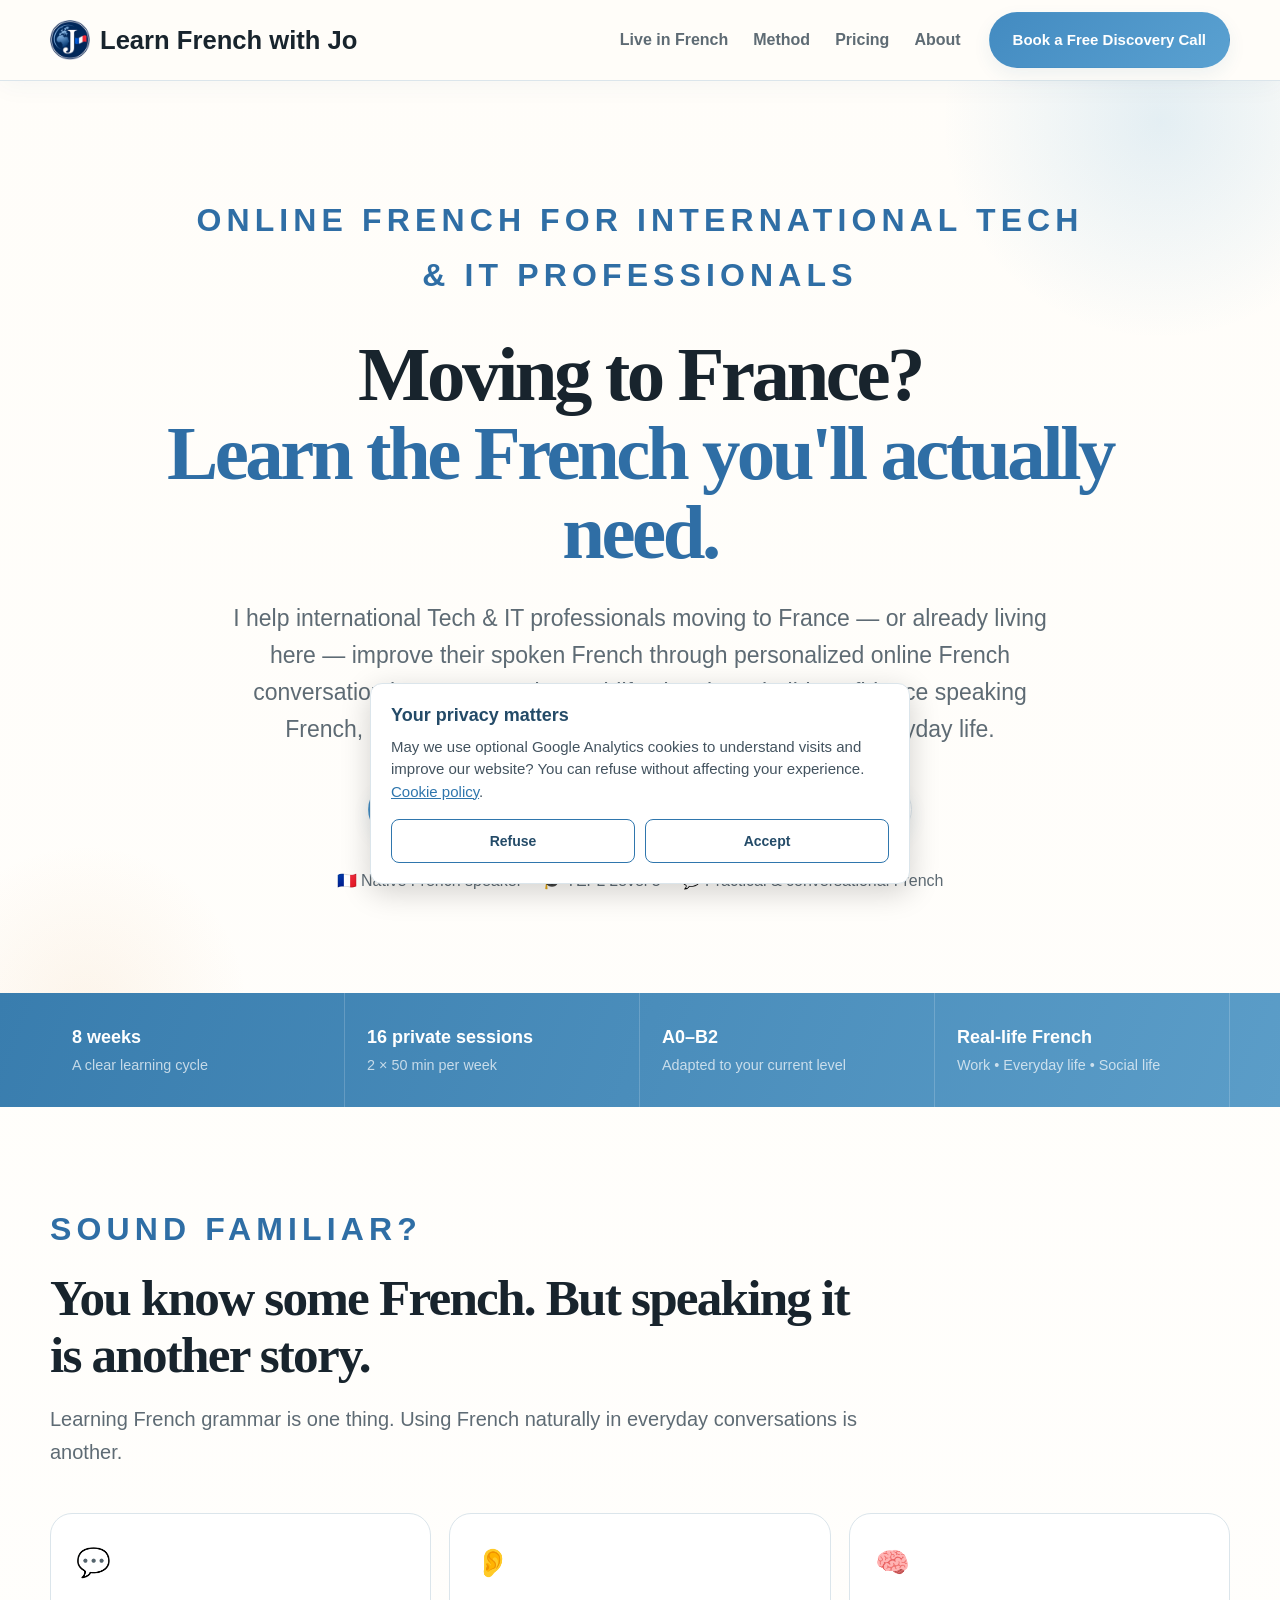
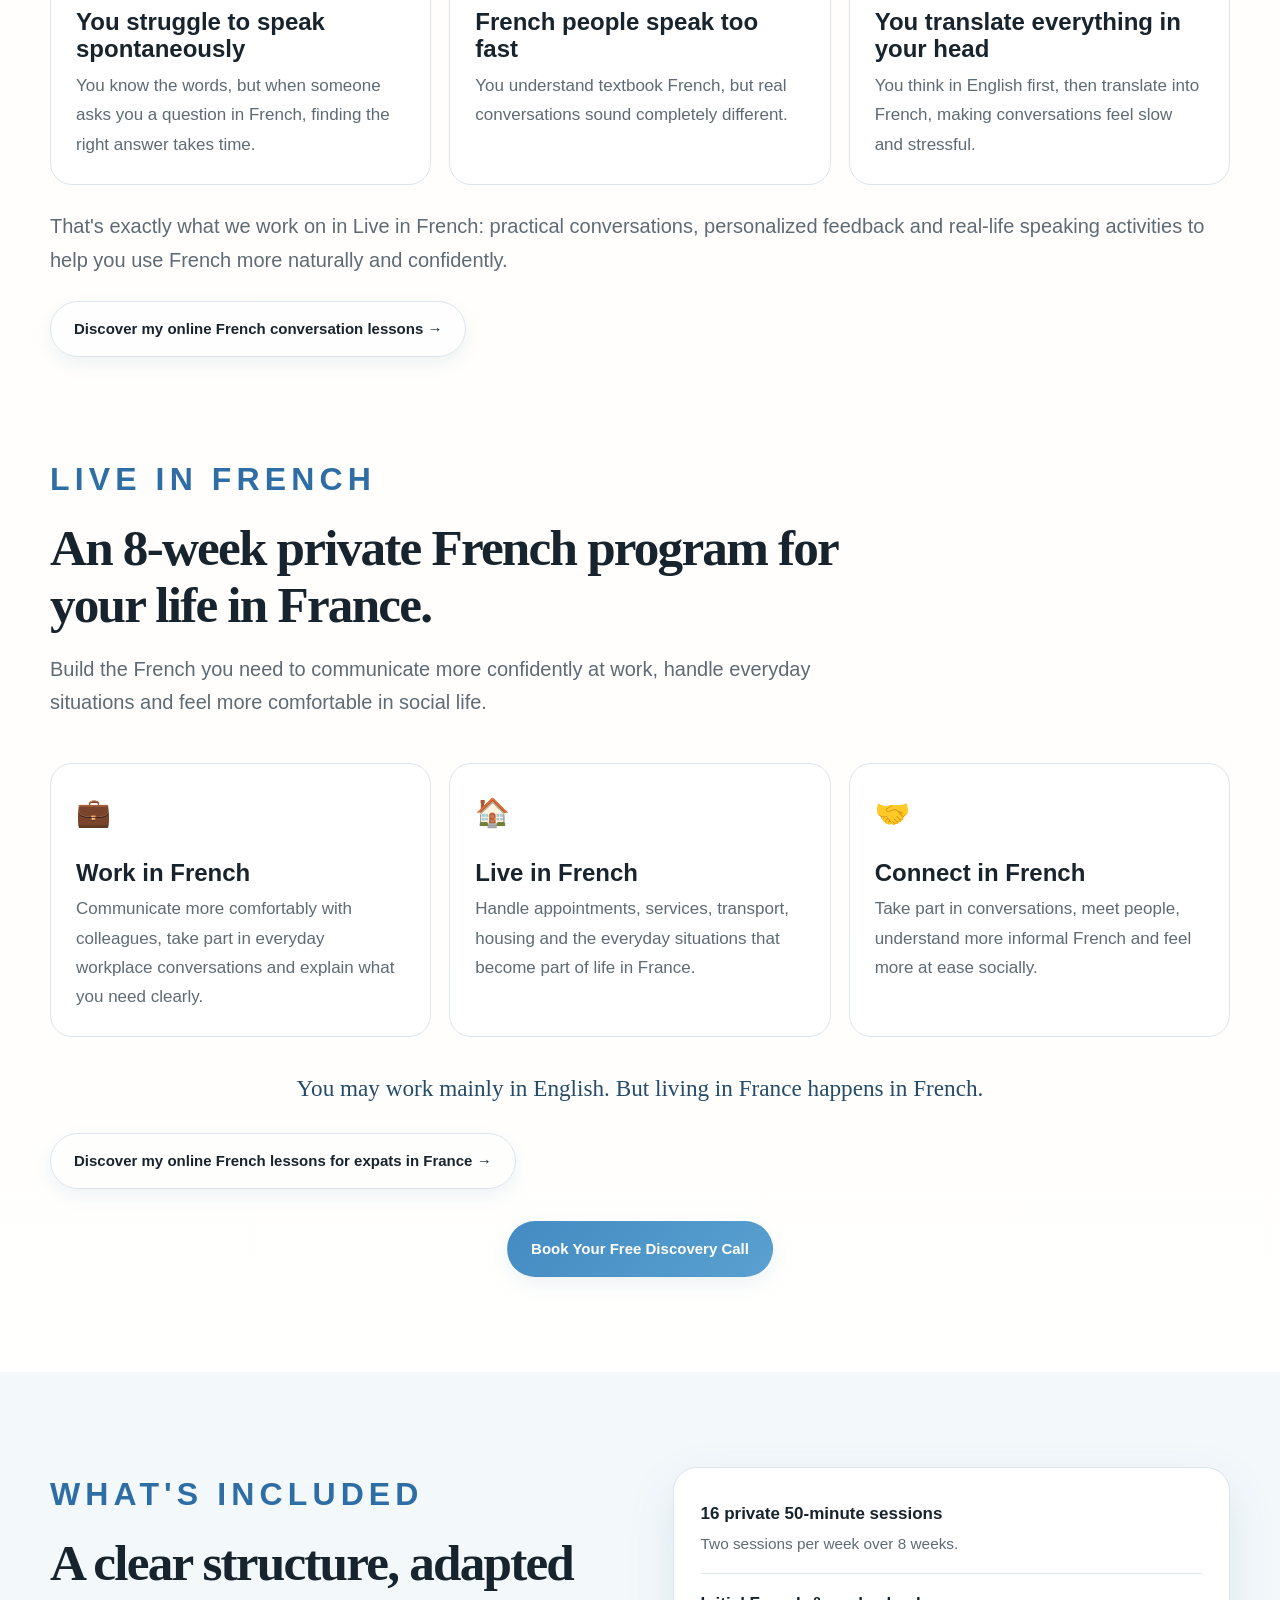
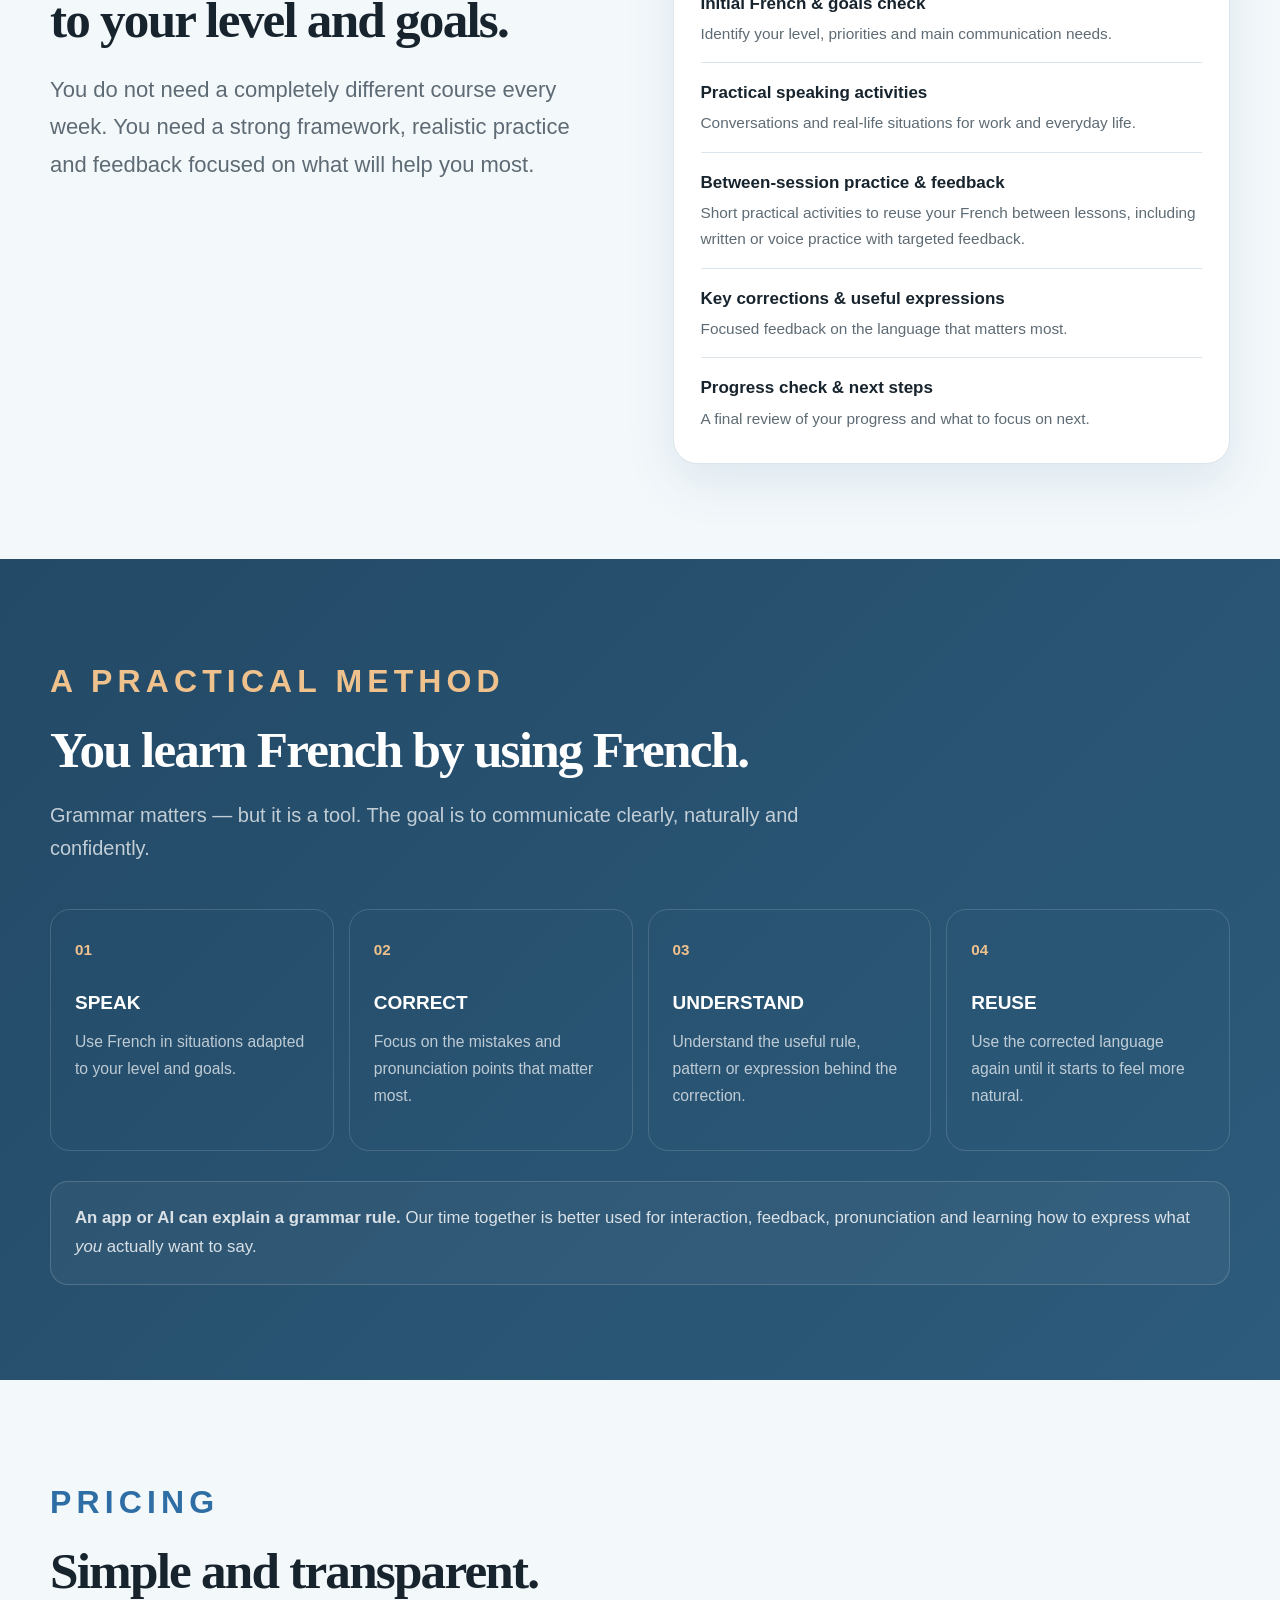
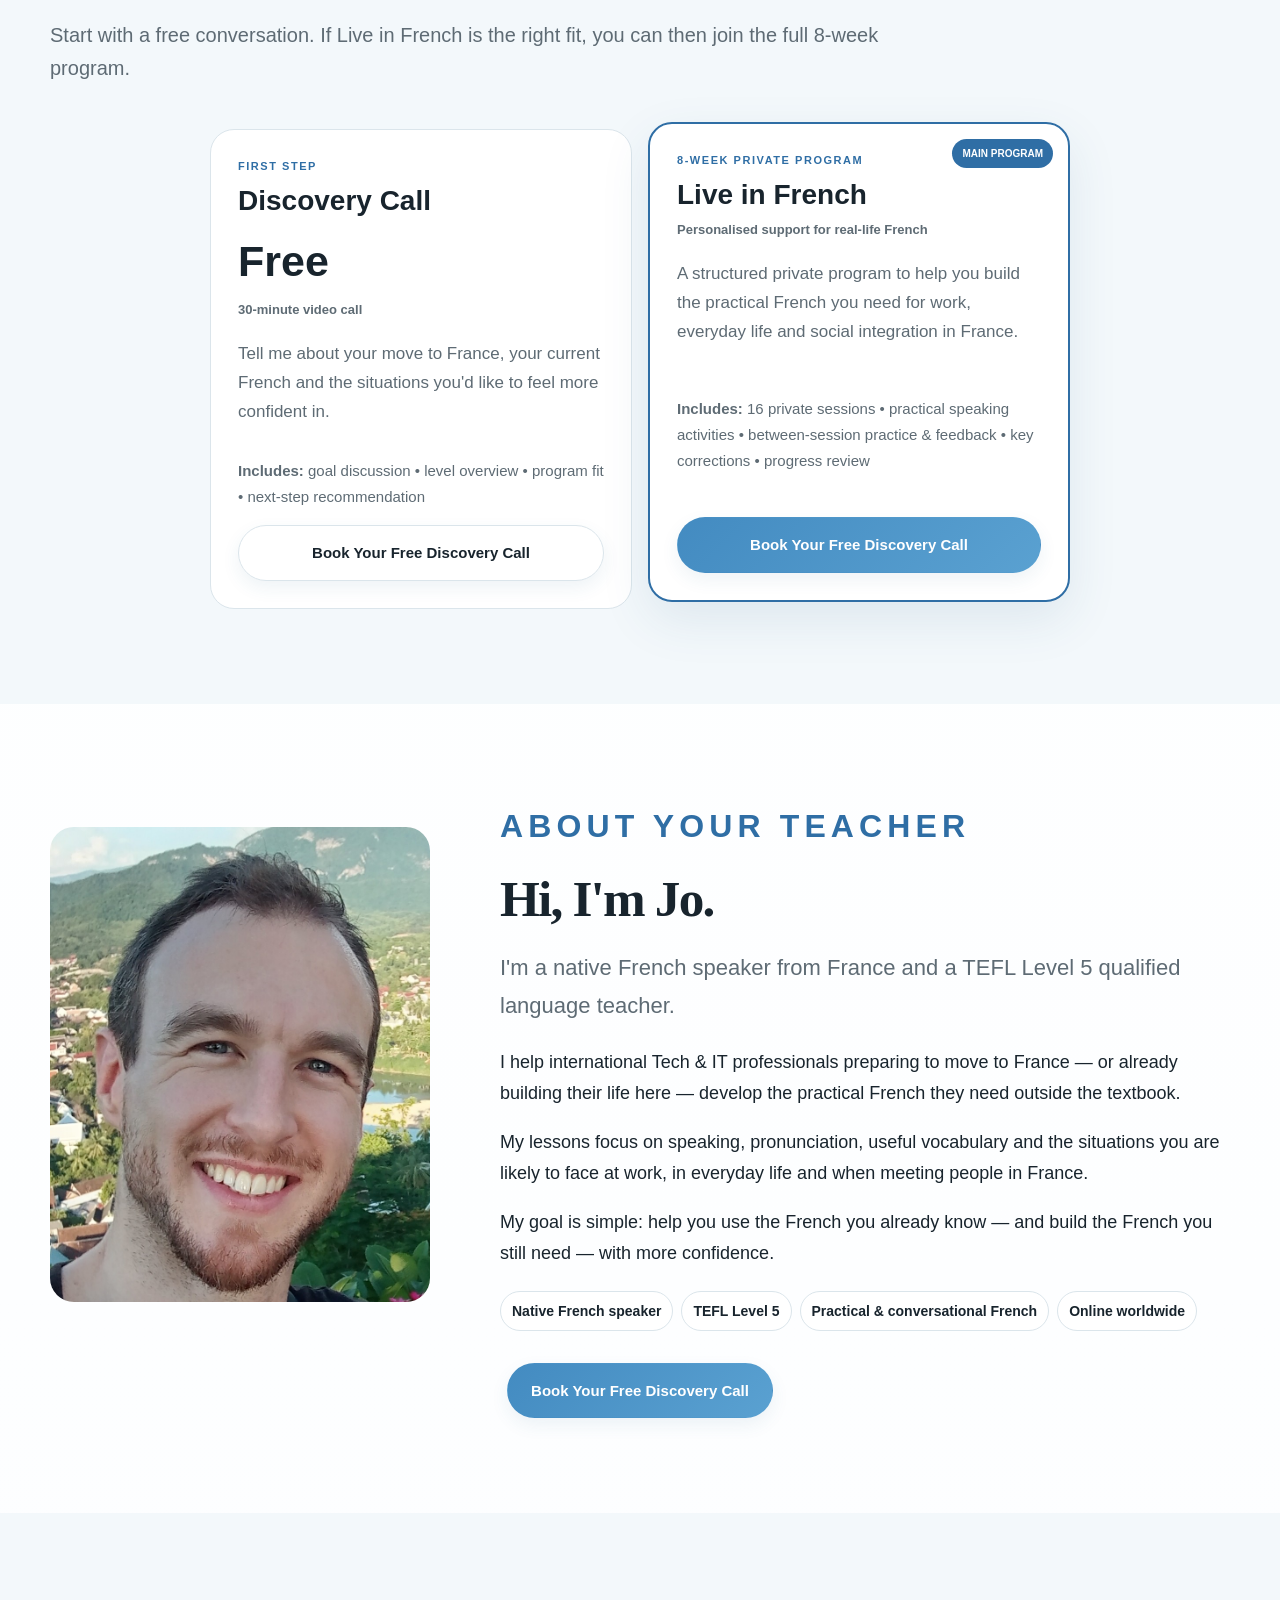
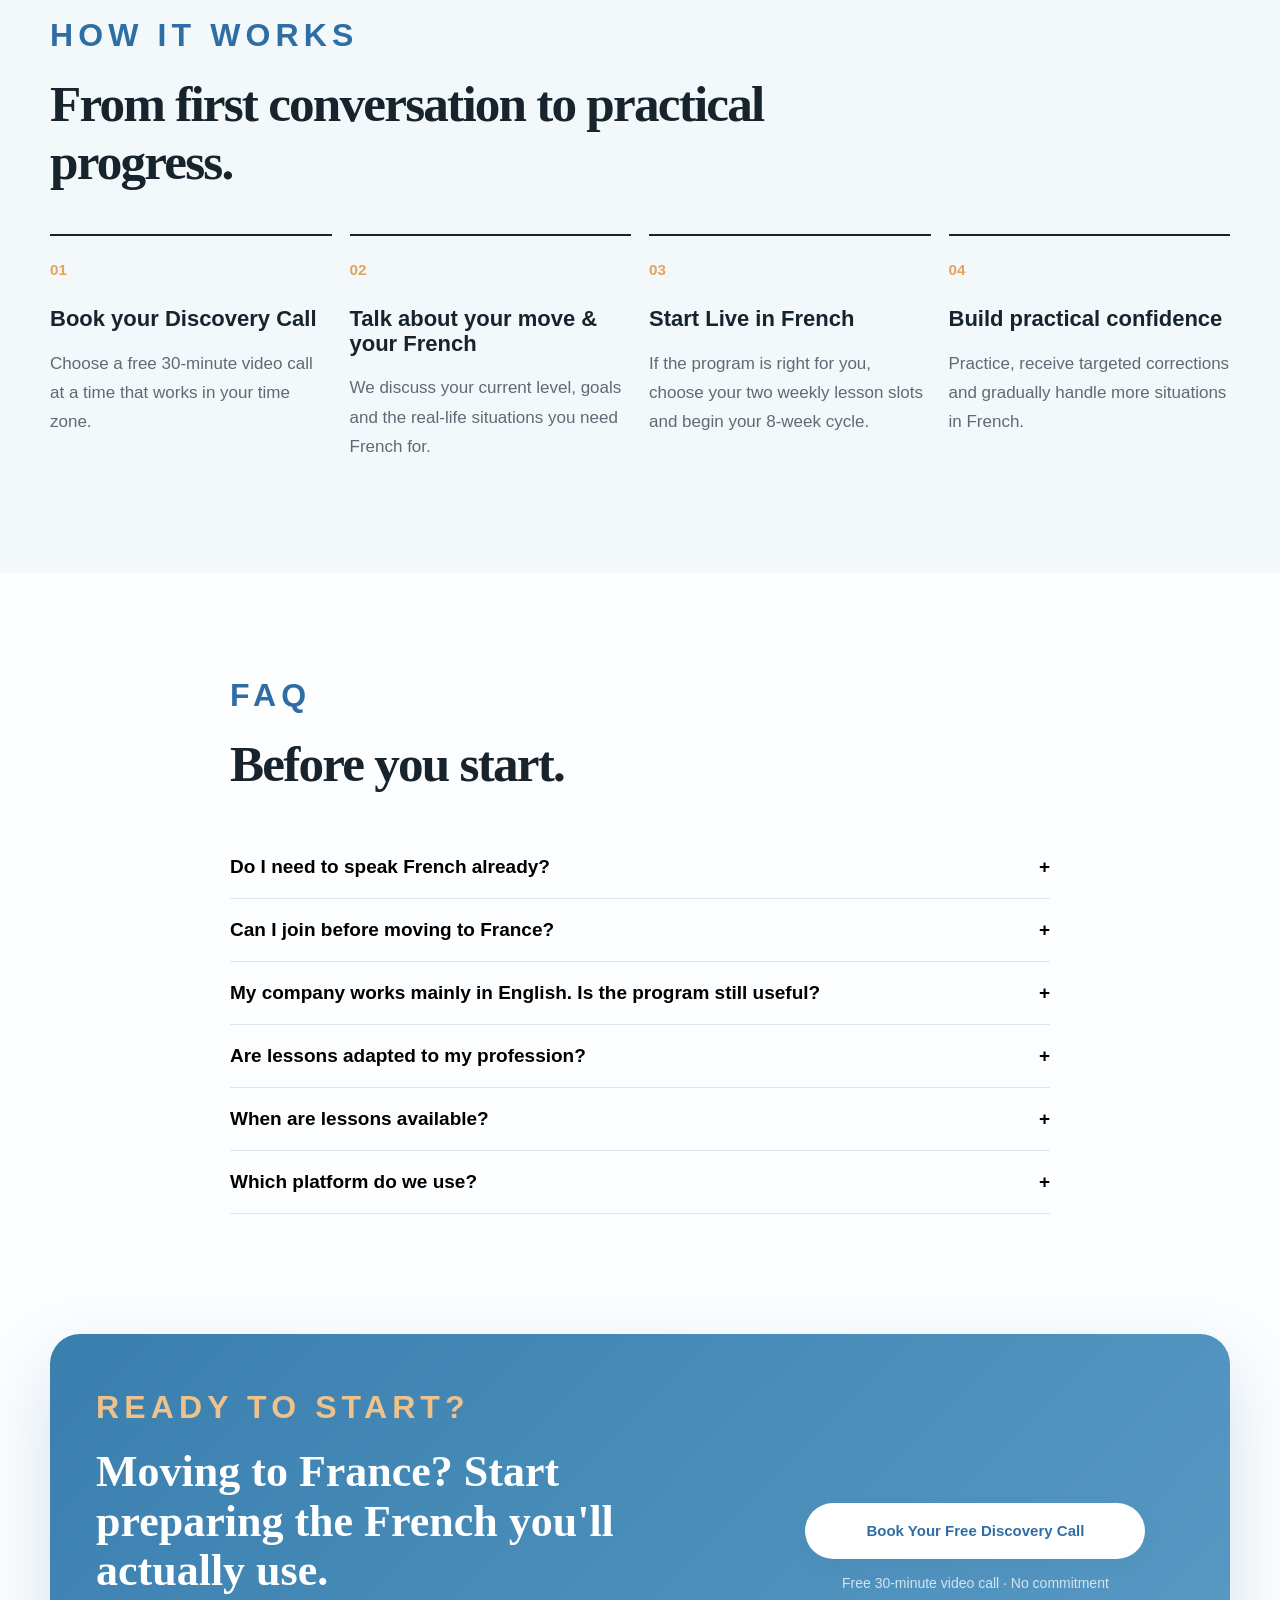
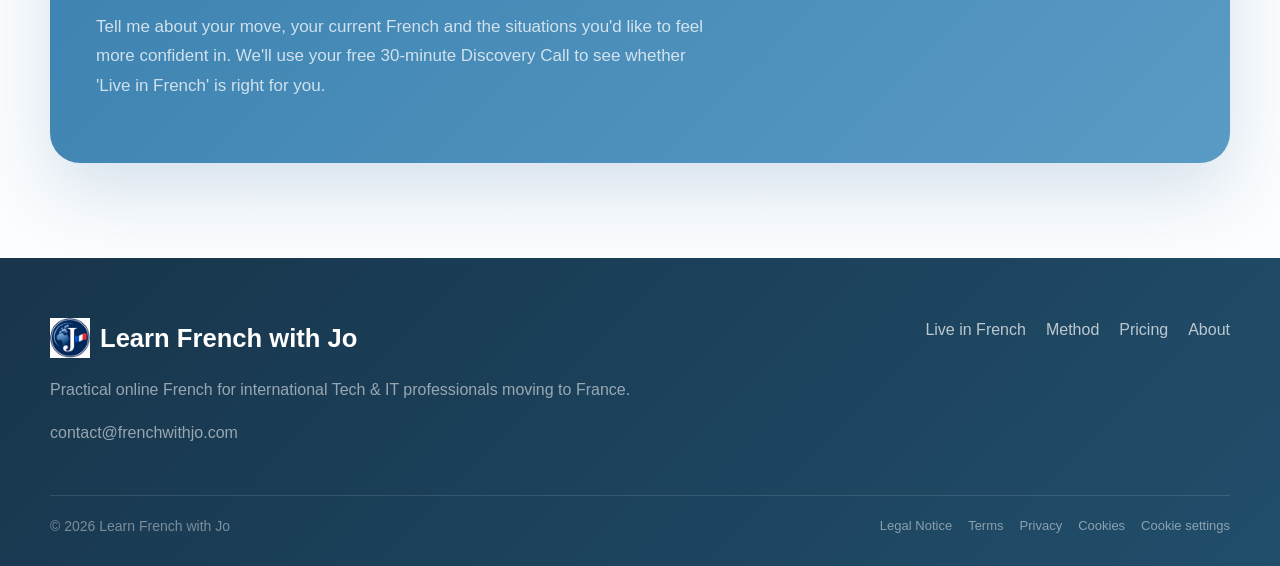
<file: index.html>
<!doctype html>
<html lang="en">
<head>
  <meta charset="utf-8">
  <meta name="viewport" content="width=device-width, initial-scale=1">

  <title>Online French Lessons for Life in France | Learn French with Jo</title>

  <meta
    name="description"
    content="Moving to France or already living here? Build confidence speaking French with practical, personalized online lessons focused on real-life conversations."
>


  <meta name="robots" content="index, follow">

  <link rel="canonical" href="https://frenchwithjo.com/">

  <!-- Social sharing / LinkedIn -->
  <meta property="og:type" content="website">
  <meta property="og:url" content="https://frenchwithjo.com/">
  <meta property="og:title" content="Learn French with Jo | Practical French for Tech & IT Professionals">
  <meta property="og:description" content="Practical online French for international Tech & IT professionals. Build confidence for work, everyday life and life in France.">
  <meta property="og:image" content="https://frenchwithjo.com/images/linkedin-preview.png">

  <!-- X / Twitter -->
  <meta name="twitter:card" content="summary_large_image">
  <meta name="twitter:title" content="Learn French with Jo | Practical French for Tech & IT Professionals">
  <meta name="twitter:description" content="Practical online French for international Tech & IT professionals. Build confidence for work, everyday life and life in France.">
  <meta name="twitter:image" content="https://frenchwithjo.com/images/linkedin-preview.png">

  <link rel="stylesheet" href="style.css">
  <link rel="icon" type="image/png" sizes="96x96" href="/images/favicon.png">
<link rel="apple-touch-icon" href="/images/favicon.png">
</head>
<body>
<header class="site-header">
  <div class="container nav">
    <a class="brand" href="#top">
  <img class="brand-logo" src="/images/favicon.png" alt="">
  <span>Learn French with Jo</span>
</a>
    <nav class="links">
      <a href="#program">Live in French</a>
      <a href="#method">Method</a>
      <a href="#pricing">Pricing</a>
      <a href="#about">About</a>
    </nav>
    <a class="btn primary header-cta" href="#discovery"><span class="cta-full">Book a Free Discovery Call</span><span class="cta-short">Free Discovery Call</span></a>
  </div>
</header>

<main id="top">
  <section class="hero">
    <div class="container hero-simple">
      <div class="eyebrow">ONLINE FRENCH FOR INTERNATIONAL TECH &amp; IT PROFESSIONALS</div>
      <h1>Moving to France?<br><em>Learn the French you'll actually need.</em></h1>
      <p class="lead">
  I help international Tech &amp; IT professionals moving to France
  — or already living here — improve their spoken French through
  personalized online French conversation lessons.
  Practice real-life situations, build confidence speaking French,
  and communicate more naturally at work and in everyday life.
</p>
      <div class="actions">
        <a class="btn primary" href="#discovery">Book a Free 30-Minute Discovery Call</a>
        <a class="btn ghost" href="#program">Discover Live in French</a>
      </div>
      <div class="trust">
        <span>🇫🇷 Native French speaker</span>
        <span>🎓 TEFL Level 5</span>
        <span>💬 Practical & conversational French</span>
      </div>
    </div>
  </section>

  <div class="strip">
    <div class="container strip-grid">
      <div><strong>8 weeks</strong><span>A clear learning cycle</span></div>
      <div><strong>16 private sessions</strong><span>2 × 50 min per week</span></div>
      <div><strong>A0–B2</strong><span>Adapted to your current level</span></div>
      <div><strong>Real-life French</strong><span>Work • Everyday life • Social life</span></div>
    </div>
  </div>


<section id="speaking-challenges">
  <div class="container">
    <div class="heading">
      <div class="eyebrow">SOUND FAMILIAR?</div>

      <h2>
        You know some French.
        But speaking it is another story.
      </h2>

      <p>
        Learning French grammar is one thing.
        Using French naturally in everyday conversations
        is another.
      </p>
    </div>

    <div class="grid3">
      <article class="card service-card">
        <div class="icon">💬</div>
        <h3>You struggle to speak spontaneously</h3>
        <p>
          You know the words, but when someone asks
          you a question in French, finding the right
          answer takes time.
        </p>
      </article>

      <article class="card service-card">
        <div class="icon">👂</div>
        <h3>French people speak too fast</h3>
        <p>
          You understand textbook French, but real
          conversations sound completely different.
        </p>
      </article>

      <article class="card service-card">
        <div class="icon">🧠</div>
        <h3>You translate everything in your head</h3>
        <p>
          You think in English first, then translate
          into French, making conversations feel
          slow and stressful.
        </p>
      </article>
    </div>

    <div class="challenges-conclusion">
      <p>
        That's exactly what we work on in Live in French: practical conversations, personalized feedback and real-life speaking activities to help you use French more naturally and confidently.
      </p>
    </div>
    <div style="margin-top: 24px;">
  <a href="/french-conversation-lessons/" class="btn ghost">
    Discover my online French conversation lessons →
  </a>
</div>
  </div>

  

</section>


  <section id="program">
    <div class="container">
      <div class="heading">
        <div class="eyebrow">LIVE IN FRENCH</div>
        <h2>An 8-week private French program for your life in France.</h2>
        <p>Build the French you need to communicate more confidently at work, handle everyday situations and feel more comfortable in social life.</p>
      </div>
      <div class="grid3">
        <article class="card service-card">
          <div class="icon">💼</div>
          <h3>Work in French</h3>
          <p>Communicate more comfortably with colleagues, take part in everyday workplace conversations and explain what you need clearly.</p>
        </article>
        <article class="card service-card">
          <div class="icon">🏠</div>
          <h3>Live in French</h3>
          <p>Handle appointments, services, transport, housing and the everyday situations that become part of life in France.</p>
        </article>
        <article class="card service-card">
          <div class="icon">🤝</div>
          <h3>Connect in French</h3>
          <p>Take part in conversations, meet people, understand more informal French and feel more at ease socially.</p>
        </article>
      </div>
      <p class="program-line">You may work mainly in English. But living in France happens in French.</p>
      <div style="margin-top: 24px;">
  <a href="/french-lessons-for-expats/" class="btn ghost">
    Discover my online French lessons for expats in France →
  </a>
</div>
    </div>
    <div class="section-cta">
  <a class="btn primary" href="#discovery">
    Book Your Free Discovery Call
  </a>
</div>
  </section>

  <section class="soft" id="included">
    <div class="container split included-split">
      <div>
        <div class="eyebrow">WHAT'S INCLUDED</div>
        <h2>A clear structure, adapted to your level and goals.</h2>
        <p class="large">You do not need a completely different course every week. You need a strong framework, realistic practice and feedback focused on what will help you most.</p>
      </div>
      <div class="checks">
        <div><strong>16 private 50-minute sessions</strong><span>Two sessions per week over 8 weeks.</span></div>
        <div><strong>Initial French & goals check</strong><span>Identify your level, priorities and main communication needs.</span></div>
        <div><strong>Practical speaking activities</strong><span>Conversations and real-life situations for work and everyday life.</span></div>
        <div>
  <strong>Between-session practice & feedback</strong>
  <span>
    Short practical activities to reuse your French between lessons,
    including written or voice practice with targeted feedback.
  </span>
</div>
        <div><strong>Key corrections & useful expressions</strong><span>Focused feedback on the language that matters most.</span></div>
        <div><strong>Progress check & next steps</strong><span>A final review of your progress and what to focus on next.</span></div>
      </div>
    </div>
  </section>

  <section id="method" class="dark">
    <div class="container">
      <div class="heading">
        <div class="eyebrow">A PRACTICAL METHOD</div>
        <h2>You learn French by using French.</h2>
        <p>Grammar matters — but it is a tool. The goal is to communicate clearly, naturally and confidently.</p>
      </div>
      <div class="method">
        <article><b>01</b><h3>SPEAK</h3><p>Use French in situations adapted to your level and goals.</p></article>
        <article><b>02</b><h3>CORRECT</h3><p>Focus on the mistakes and pronunciation points that matter most.</p></article>
        <article><b>03</b><h3>UNDERSTAND</h3><p>Understand the useful rule, pattern or expression behind the correction.</p></article>
        <article><b>04</b><h3>REUSE</h3><p>Use the corrected language again until it starts to feel more natural.</p></article>
      </div>
      <div class="method-note">
        <p><strong>An app or AI can explain a grammar rule.</strong> Our time together is better used for interaction, feedback, pronunciation and learning how to express what <em>you</em> actually want to say.</p>
      </div>
    </div>
  </section>

  <section id="pricing" class="soft">
    <div class="container">
      <div class="heading">
        <div class="eyebrow">PRICING</div>
        <h2>Simple and transparent.</h2>
        <p>Start with a free conversation. If Live in French is the right fit, you can then join the full 8-week program.</p>
      </div>
      <div class="pricing pricing-two">
        <article class="price-card">
          <span class="tag">FIRST STEP</span>
          <h3>Discovery Call</h3>
          <div class="price">Free<small>30-minute video call</small></div>
          <p>Tell me about your move to France, your current French and the situations you'd like to feel more confident in.</p>
          <p class="fine"><strong>Includes:</strong> goal discussion • level overview • program fit • next-step recommendation</p>
          <a class="btn ghost full" href="#discovery">Book Your Free Discovery Call</a>
        </article>

       <article class="price-card featured">
  <div class="popular">MAIN PROGRAM</div>
  <span class="tag">8-WEEK PRIVATE PROGRAM</span>

  <h3>Live in French</h3>

  <div class="price">
    
    <small>Personalised support for real-life French</small>
  </div>

  <p>
    A structured private program to help you build the practical French
    you need for work, everyday life and social integration in France.
  </p>

  <p class="fine">
    <strong>Includes:</strong> 16 private sessions • practical speaking activities •
    between-session practice & feedback • key corrections • progress review
  </p>

  <a class="btn primary full" href="#discovery">
    Book Your Free Discovery Call
  </a>
</article>
      </div>
    </div>
  </section>

  <section id="about">
  <div class="container about">

    <div class="teacher-photo">
      <img src="images/Jo-French_teacher.jpg" alt="Jo, French teacher and creator of Learn French with Jo">
    </div>

    <div class="about-content">
      <div class="eyebrow">ABOUT YOUR TEACHER</div>
      <h2>Hi, I'm Jo.</h2>

      <p class="large">
        I'm a native French speaker from France and a TEFL Level 5 qualified language teacher.
      </p>

      <p>
        I help international Tech &amp; IT professionals preparing to move to France — or already building their life here —
        develop the practical French they need outside the textbook.
      </p>

      <p>
        My lessons focus on speaking, pronunciation, useful vocabulary and the situations you are likely to face
        at work, in everyday life and when meeting people in France.
      </p>

      <p>
        My goal is simple: help you use the French you already know — and build the French you still need —
        with more confidence.
      </p>

      <div class="badges">
        <span>Native French speaker</span>
        <span>TEFL Level 5</span>
        <span>Practical & conversational French</span>
        <span>Online worldwide</span>
      </div>
    </div>

  </div>
  <div class="section-cta">
  <a class="btn primary" href="#discovery">
    Book Your Free Discovery Call
  </a>
</div>
</section>

  <section class="soft">
    <div class="container">
      <div class="heading">
        <div class="eyebrow">HOW IT WORKS</div>
        <h2>From first conversation to practical progress.</h2>
      </div>
      <div class="steps">
        <article class="step"><span>01</span><h3>Book your Discovery Call</h3><p>Choose a free 30-minute video call at a time that works in your time zone.</p></article>
        <article class="step"><span>02</span><h3>Talk about your move & your French</h3><p>We discuss your current level, goals and the real-life situations you need French for.</p></article>
        <article class="step"><span>03</span><h3>Start Live in French</h3><p>If the program is right for you, choose your two weekly lesson slots and begin your 8-week cycle.</p></article>
        <article class="step"><span>04</span><h3>Build practical confidence</h3><p>Practice, receive targeted corrections and gradually handle more situations in French.</p></article>
      </div>
    </div>
  </section>

  <section>
    <div class="container faq">
      <div class="heading"><div class="eyebrow">FAQ</div><h2>Before you start.</h2></div>
      <button class="q"><span>Do I need to speak French already?</span><b>+</b></button><div class="a"><p>
    Not at all! Complete beginners (A0) are welcome.
    Lessons are adapted to your level, from A0 to B2.
    If you're starting from scratch, we'll begin with
    essential vocabulary, useful expressions and simple
    everyday conversations.
  </p></div>
      <button class="q"><span>Can I join before moving to France?</span><b>+</b></button><div class="a"><p>Yes. You can prepare before your relocation or start once you arrive in France.</p></div>
      <button class="q"><span>My company works mainly in English. Is the program still useful?</span><b>+</b></button><div class="a"><p>Yes. Work is only one part of relocation. French becomes important in everyday situations, informal workplace conversations and social life.</p></div>
      <button class="q"><span>Are lessons adapted to my profession?</span><b>+</b></button><div class="a"><p>The program follows a clear framework, while activities and situations can be adapted to your goals and professional context.</p></div>
      <button class="q"><span>When are lessons available?</span><b>+</b></button><div class="a"><p>Lessons are offered across several time zones, with availability for learners in Europe, Asia and the Americas. Exact weekly slots are confirmed before you join the program.</p></div>
      <button class="q"><span>Which platform do we use?</span><b>+</b></button><div class="a"><p>Discovery Calls and lessons can take place on Google Meet. Booking details are provided through the booking system.</p></div>
    </div>
  </section>

  
<section id="discovery" class="cta">
  <div class="container cta-box">
    <div>
      <div class="eyebrow">READY TO START?</div>

      <h2>
        Moving to France? Start preparing
        the French you'll actually use.
      </h2>

      <p>
        Tell me about your move, your current French
        and the situations you'd like to feel more
        confident in. We'll use your free 30-minute
        Discovery Call to see whether 'Live in French'
        is right for you.
      </p>
    </div>

    <div class="cta-right">
      <a
        class="btn primary"
        href="https://calendly.com/contact-frenchwithjo/30min"
        target="_blank"
        rel="noopener noreferrer"
      >
        Book Your Free Discovery Call
      </a>

      <small>
        Free 30-minute video call · No commitment
      </small>
    </div>
  </div>
</section>

</main>

<footer class="site-footer">
  <div class="container">
    <div class="footer-top">
      <div>
        <div class="brand"><a class="brand" href="#top">
  <img class="brand-logo" src="/images/favicon.png" alt="">
  <span>Learn French with Jo</span>
</a></div>
        <p>Practical online French for international Tech &amp; IT professionals moving to France.</p>
        <p><a href="mailto:contact@frenchwithjo.com">contact@frenchwithjo.com</a></p>
      </div>
      <div class="footer-links">
        <a href="#program">Live in French</a>
        <a href="#method">Method</a>
        <a href="#pricing">Pricing</a>
        <a href="#about">About</a>
      </div>
    </div>
    <div class="footer-bottom">
      <span>© <span id="year"></span> Learn French with Jo</span>
      <div class="legal-links">
        <a href="legal-notice.html">Legal Notice</a>
        <a href="terms.html">Terms</a>
        <a href="privacy.html">Privacy</a>
        <a href="cookies.html">Cookies</a>
        <a href="#" data-cookie-settings>Cookie settings</a>
      </div>
    </div>
  </div>
</footer>

<script src="/script.js"></script>
<script src="/analytics.js" defer></script>
</body>
</html>
</file>
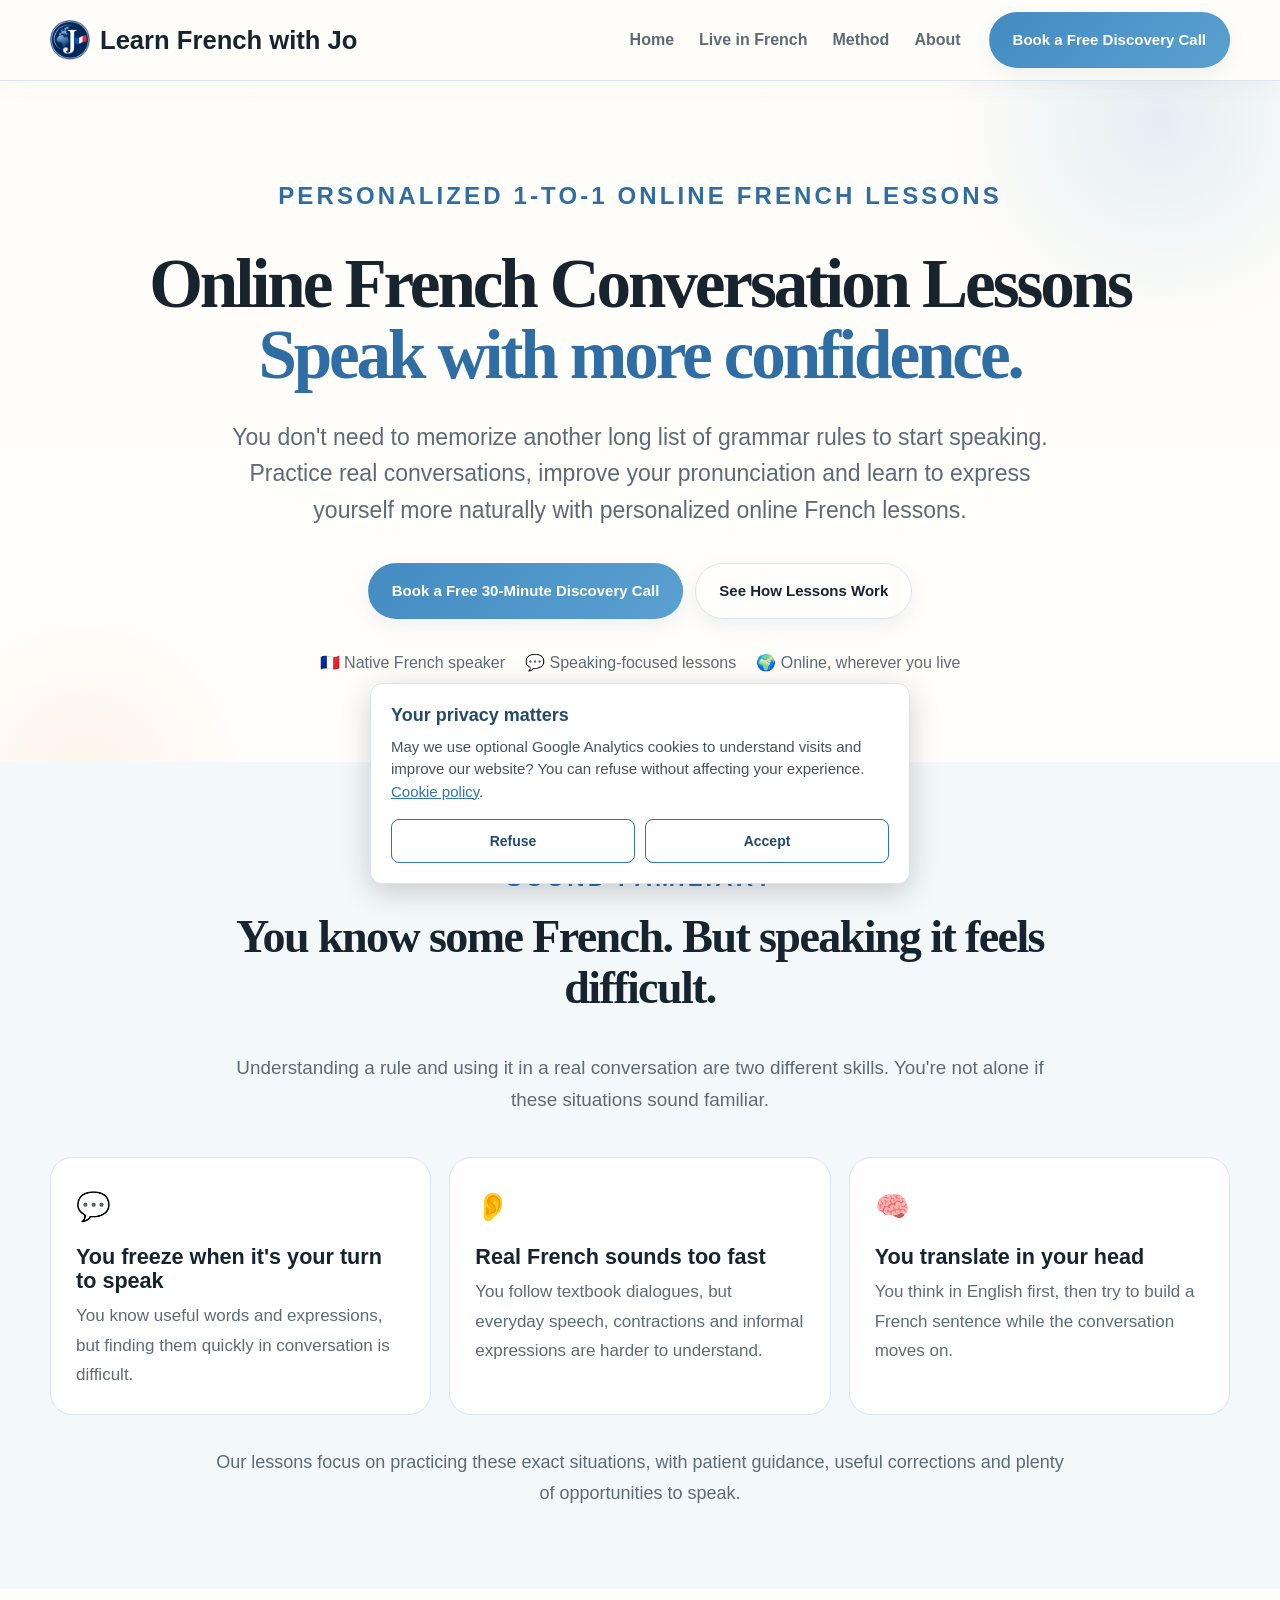
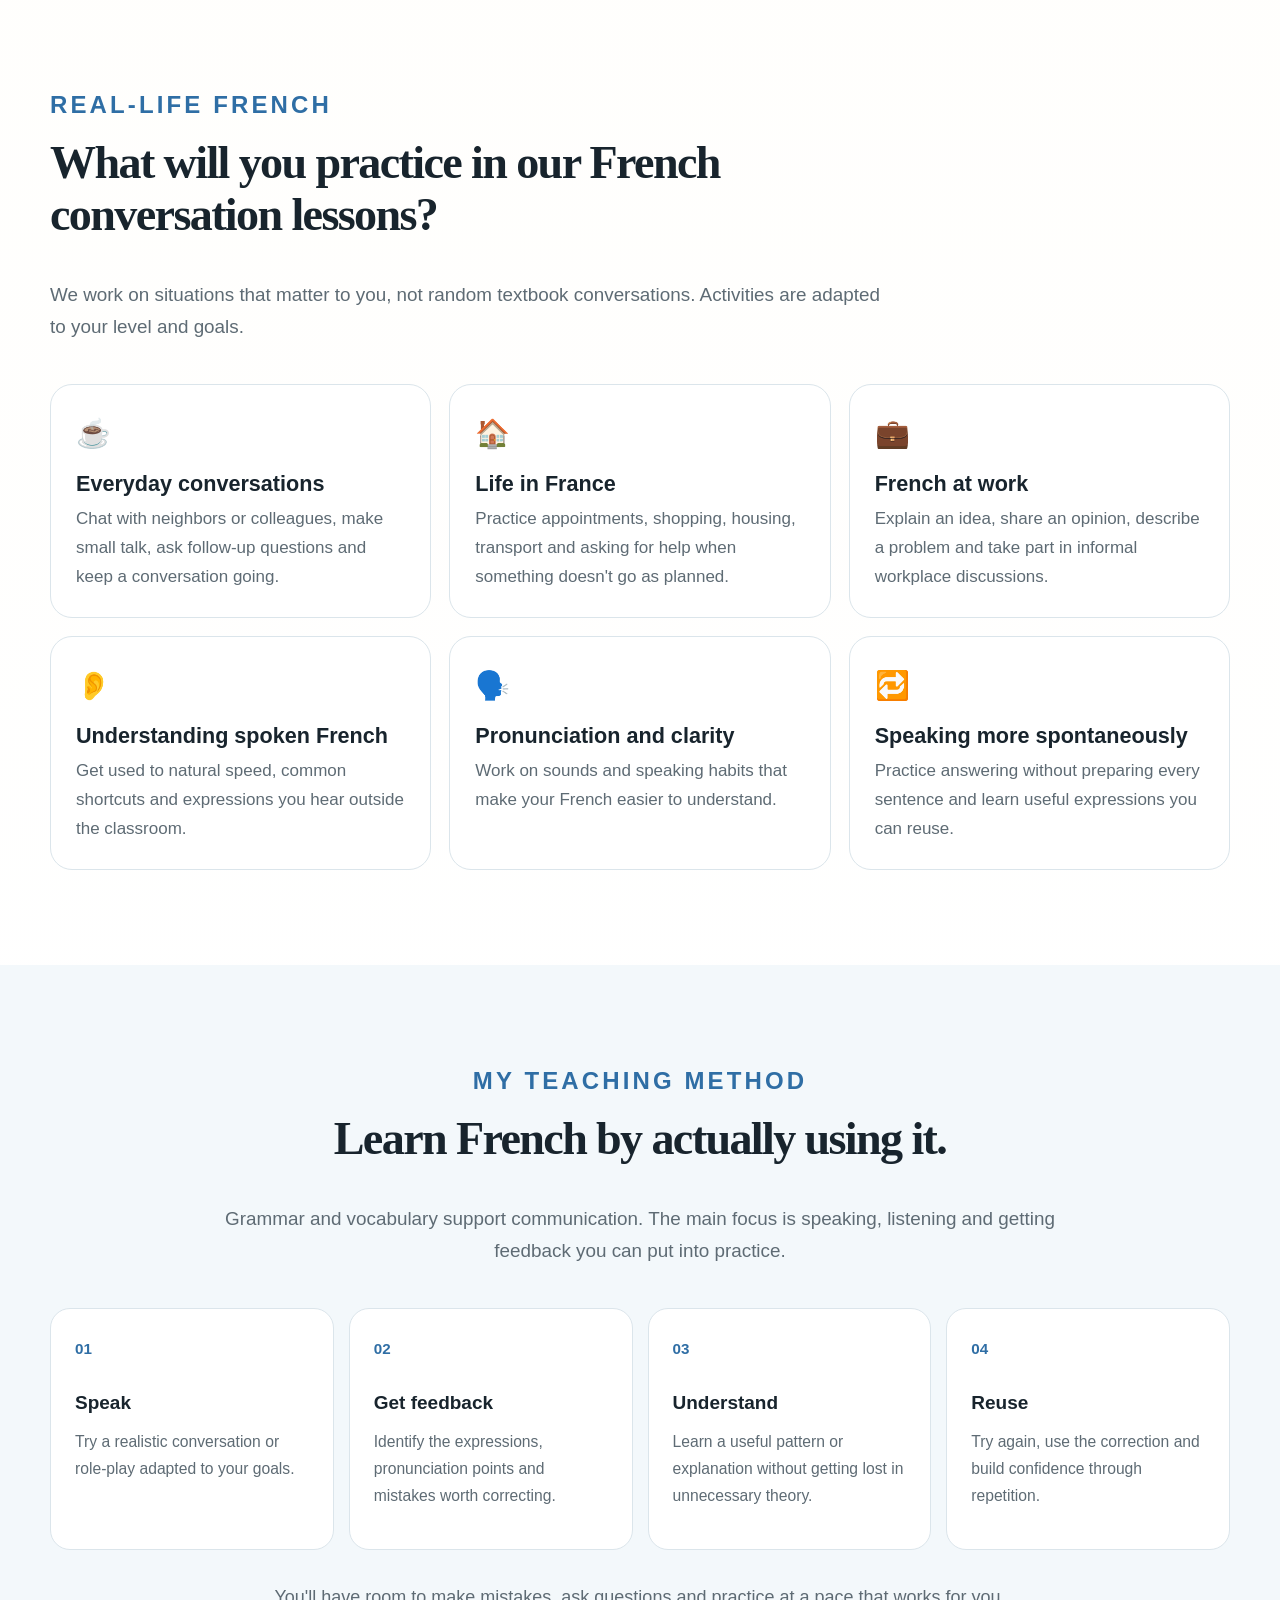
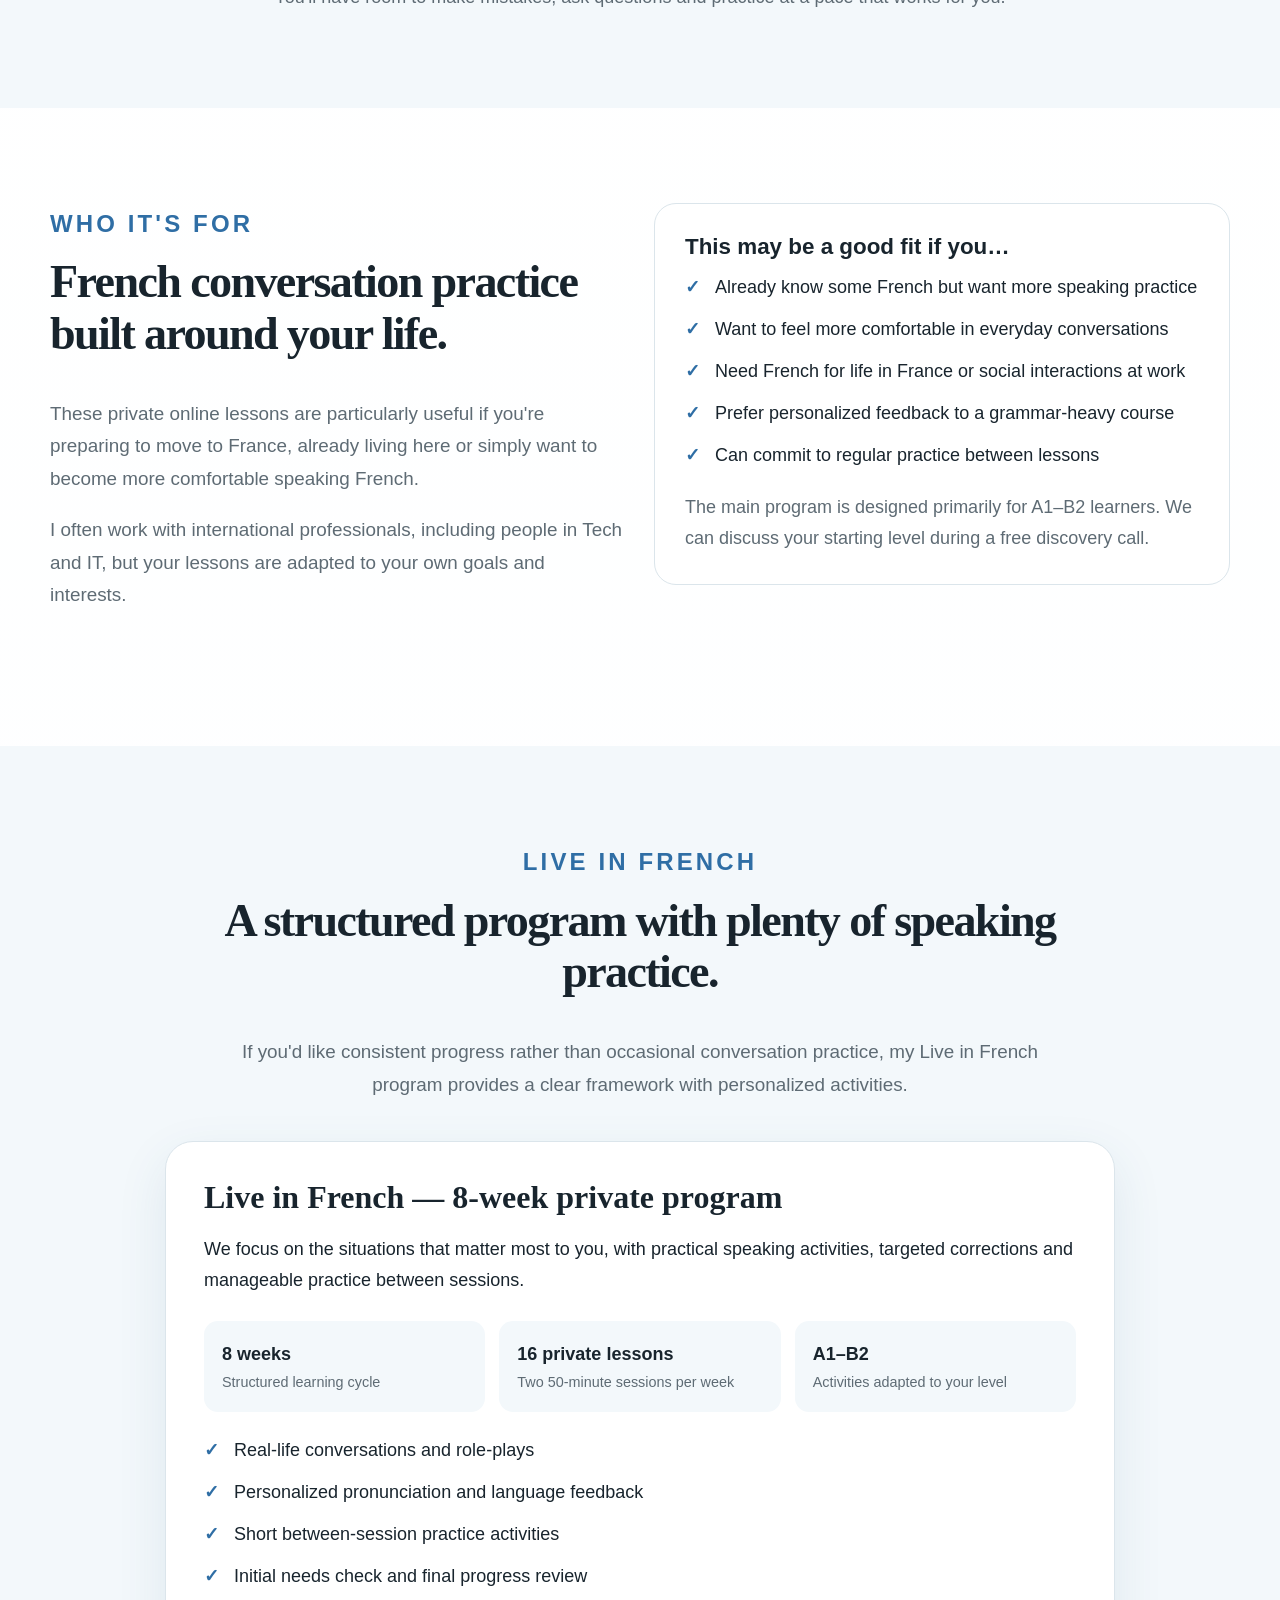
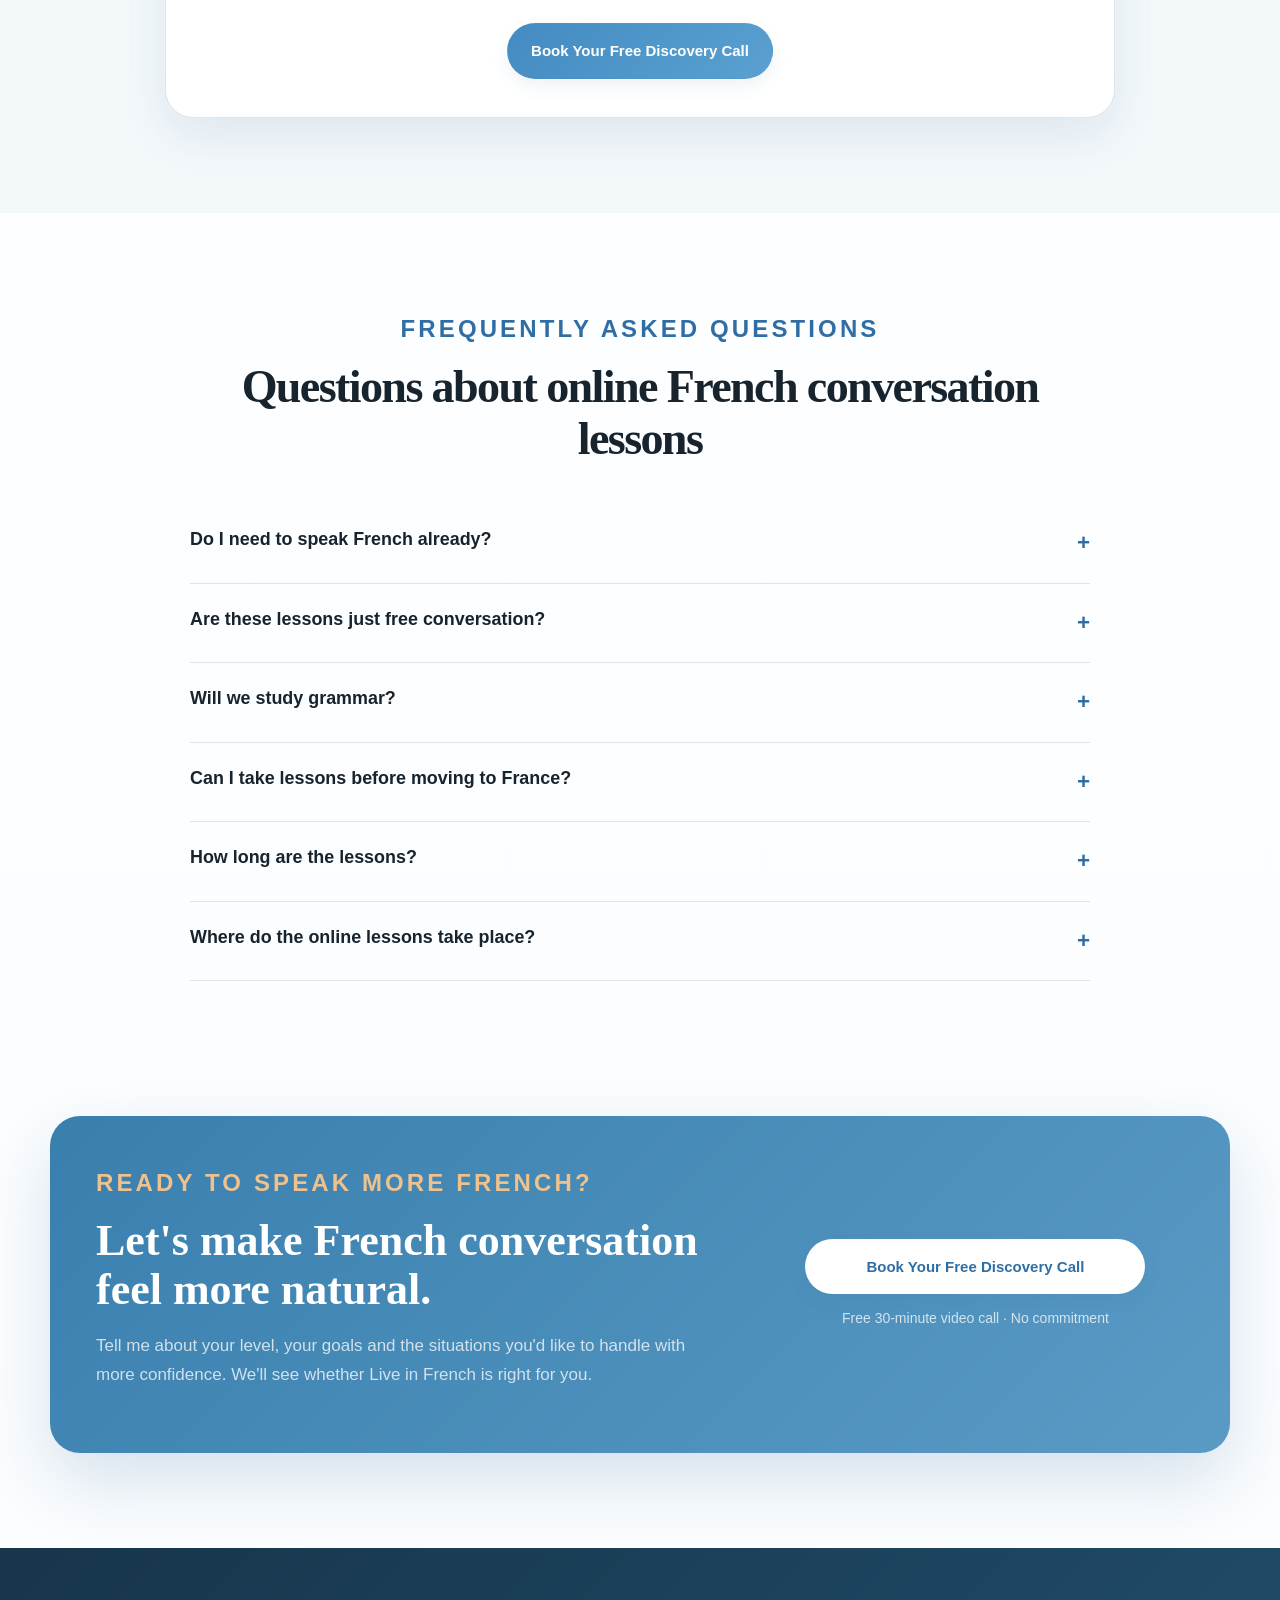
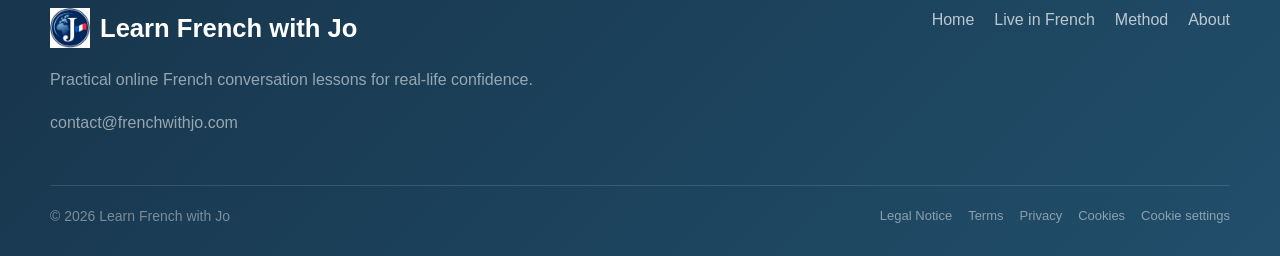
<file: french-conversation-lessons/index.html>
<!doctype html>
<html lang="en">
<head>
  <meta charset="utf-8">
  <meta name="viewport" content="width=device-width, initial-scale=1">
  <title>Online French Conversation Lessons | Learn French with Jo</title>
  <meta name="description" content="Practice speaking French in personalized online conversation lessons. Build confidence, improve pronunciation and use French naturally in everyday life.">
  <meta name="robots" content="index, follow">
  <link rel="canonical" href="https://frenchwithjo.com/french-conversation-lessons/">
  <meta property="og:type" content="website">
  <meta property="og:url" content="https://frenchwithjo.com/french-conversation-lessons/">
  <meta property="og:title" content="Online French Conversation Lessons | Learn French with Jo">
  <meta property="og:description" content="Personalized online French conversation lessons focused on real-life speaking, pronunciation and confidence.">
  <meta property="og:image" content="https://frenchwithjo.com/images/linkedin-preview.png">
  <meta name="twitter:card" content="summary_large_image">
  <link rel="icon" type="image/png" href="/images/favicon.png">
  <link rel="stylesheet" href="/style.css">
  <style>
    /* Page-specific styles: intentionally scoped to avoid changing the homepage. */
    .conversation-page .hero{padding:94px 0 86px}
    .conversation-page .hero-simple{max-width:1020px}
    .conversation-page .hero-simple h1{font-size:clamp(2.7rem,5.4vw,4.5rem)}
    .conversation-page .hero-simple .lead{max-width:850px}
    .conversation-page .eyebrow{font-size:clamp(1.5rem,1.4vw,1.05rem);letter-spacing:.13em}
    .conversation-page .section-intro{max-width:850px;margin-bottom:40px}
    .conversation-page .section-intro h2{font-family:Georgia,serif;font-size:clamp(2.15rem,3.6vw,3.15rem);letter-spacing:-.035em}
    .conversation-page .section-intro p{color:var(--muted);font-size:1.18rem}
    .conversation-page .section-intro.center{text-align:center;margin:0 auto 40px}
    .conversation-page .feature-card{height:100%}
    .conversation-page .feature-card h3{font-size:1.35rem}
    .conversation-page .feature-card .icon{margin-bottom:14px}
    .conversation-page .two-col{display:grid;grid-template-columns:1fr 1fr;gap:28px;align-items:start}
    .conversation-page .panel{background:#fff;border:1px solid var(--line);border-radius:var(--radius);padding:30px}
    .conversation-page .panel h3{font-size:1.4rem;margin-bottom:15px}
    .conversation-page .checklist{list-style:none;padding:0;margin:0;display:grid;gap:14px}
    .conversation-page .checklist li{position:relative;padding-left:30px;line-height:1.55}
    .conversation-page .checklist li:before{content:'✓';position:absolute;left:0;top:0;color:var(--green);font-weight:900}
    .conversation-page .section-note{max-width:860px;margin:32px auto 0;text-align:center;color:var(--muted)}
    .conversation-page .program-summary{max-width:950px;margin:auto;background:#fff;border:1px solid var(--line);border-radius:28px;padding:38px;box-shadow:var(--shadow)}
    .conversation-page .program-summary h3{font-family:Georgia,serif;font-size:2rem;margin-bottom:16px}
    .conversation-page .program-facts{display:grid;grid-template-columns:repeat(3,1fr);gap:14px;margin:25px 0}
    .conversation-page .program-facts div{padding:18px;border-radius:14px;background:var(--soft)}
    .conversation-page .program-facts strong,.conversation-page .program-facts span{display:block}
    .conversation-page .program-facts span{font-size:.9rem;color:var(--muted)}
    .conversation-page .faq-details{max-width:900px;margin:auto}
    .conversation-page .faq-details details{border-bottom:1px solid var(--line);padding:20px 0}
    .conversation-page .faq-details summary{font-size:1.12rem;font-weight:800;cursor:pointer;list-style:none;display:flex;justify-content:space-between;gap:20px}
    .conversation-page .faq-details summary::-webkit-details-marker{display:none}
    .conversation-page .faq-details summary:after{content:'+';color:var(--green);font-size:1.4rem}
    .conversation-page .faq-details details[open] summary:after{content:'−'}
    .conversation-page .faq-details p{margin:12px 0 0;color:var(--muted)}
    .conversation-page .cta{padding-top:40px}
    .conversation-page #speaking-challenges {
  padding-bottom: 80px;
}
    .conversation-page .footer-links a[aria-current="page"]{color:#fff;font-weight:700}
    @media(max-width:760px){
      .conversation-page .two-col{grid-template-columns:1fr}
      .conversation-page .program-facts{grid-template-columns:1fr}
      .conversation-page .program-summary{padding:25px}
      .conversation-page .hero{padding:70px 0}
    }
  </style>
</head>
<body class="conversation-page">
<header class="site-header">
  <div class="container nav">
    <a class="brand" href="/" aria-label="Learn French with Jo homepage"><img class="brand-logo" src="/images/favicon.png" alt=""><span>Learn French with Jo</span></a>
    <nav class="links" aria-label="Main navigation">
      <a href="/">Home</a>
      <a href="/#program">Live in French</a>
      <a href="/#method">Method</a>
      <a href="/#about">About</a>
    </nav>
    <a class="btn primary header-cta" href="#discovery"><span class="cta-full">Book a Free Discovery Call</span><span class="cta-short">Free Discovery Call</span></a>
  </div>
</header>
<main>
  <section class="hero">
    <div class="container hero-simple">
      <div class="eyebrow">PERSONALIZED 1-TO-1 ONLINE FRENCH LESSONS</div>
      <h1>Online French Conversation Lessons<br><em>Speak with more confidence.</em></h1>
      <p class="lead">You don't need to memorize another long list of grammar rules to start speaking. Practice real conversations, improve your pronunciation and learn to express yourself more naturally with personalized online French lessons.</p>
      <div class="actions"><a class="btn primary" href="#discovery">Book a Free 30-Minute Discovery Call</a><a class="btn ghost" href="#how-it-works">See How Lessons Work</a></div>
      <div class="trust"><span>🇫🇷 Native French speaker</span><span>💬 Speaking-focused lessons</span><span>🌍 Online, wherever you live</span></div>
    </div>
  </section>

  <section class="soft" id="speaking-challenges">
    <div class="container">
      <div class="section-intro center"><div class="eyebrow">SOUND FAMILIAR?</div><h2>You know some French. But speaking it feels difficult.</h2><p>Understanding a rule and using it in a real conversation are two different skills. You're not alone if these situations sound familiar.</p></div>
      <div class="grid3">
        <article class="card feature-card"><div class="icon">💬</div><h3>You freeze when it's your turn to speak</h3><p>You know useful words and expressions, but finding them quickly in conversation is difficult.</p></article>
        <article class="card feature-card"><div class="icon">👂</div><h3>Real French sounds too fast</h3><p>You follow textbook dialogues, but everyday speech, contractions and informal expressions are harder to understand.</p></article>
        <article class="card feature-card"><div class="icon">🧠</div><h3>You translate in your head</h3><p>You think in English first, then try to build a French sentence while the conversation moves on.</p></article>
      </div>
      <p class="section-note">Our lessons focus on practicing these exact situations, with patient guidance, useful corrections and plenty of opportunities to speak.</p>
    </div>
  </section>

  <section id="practice">
    <div class="container">
      <div class="section-intro"><div class="eyebrow">REAL-LIFE FRENCH</div><h2>What will you practice in our French conversation lessons?</h2><p>We work on situations that matter to you, not random textbook conversations. Activities are adapted to your level and goals.</p></div>
      <div class="grid3">
        <article class="card feature-card"><div class="icon">☕</div><h3>Everyday conversations</h3><p>Chat with neighbors or colleagues, make small talk, ask follow-up questions and keep a conversation going.</p></article>
        <article class="card feature-card"><div class="icon">🏠</div><h3>Life in France</h3><p>Practice appointments, shopping, housing, transport and asking for help when something doesn't go as planned.</p></article>
        <article class="card feature-card"><div class="icon">💼</div><h3>French at work</h3><p>Explain an idea, share an opinion, describe a problem and take part in informal workplace discussions.</p></article>
        <article class="card feature-card"><div class="icon">👂</div><h3>Understanding spoken French</h3><p>Get used to natural speed, common shortcuts and expressions you hear outside the classroom.</p></article>
        <article class="card feature-card"><div class="icon">🗣️</div><h3>Pronunciation and clarity</h3><p>Work on sounds and speaking habits that make your French easier to understand.</p></article>
        <article class="card feature-card"><div class="icon">🔁</div><h3>Speaking more spontaneously</h3><p>Practice answering without preparing every sentence and learn useful expressions you can reuse.</p></article>
      </div>
    </div>
  </section>

  <section class="soft" id="how-it-works">
    <div class="container">
      <div class="section-intro center"><div class="eyebrow">MY TEACHING METHOD</div><h2>Learn French by actually using it.</h2><p>Grammar and vocabulary support communication. The main focus is speaking, listening and getting feedback you can put into practice.</p></div>
      <div class="method" style="color:var(--ink)">
        <article style="border-color:var(--line);background:#fff"><b style="color:var(--green)">01</b><h3>Speak</h3><p style="color:var(--muted)">Try a realistic conversation or role-play adapted to your goals.</p></article>
        <article style="border-color:var(--line);background:#fff"><b style="color:var(--green)">02</b><h3>Get feedback</h3><p style="color:var(--muted)">Identify the expressions, pronunciation points and mistakes worth correcting.</p></article>
        <article style="border-color:var(--line);background:#fff"><b style="color:var(--green)">03</b><h3>Understand</h3><p style="color:var(--muted)">Learn a useful pattern or explanation without getting lost in unnecessary theory.</p></article>
        <article style="border-color:var(--line);background:#fff"><b style="color:var(--green)">04</b><h3>Reuse</h3><p style="color:var(--muted)">Try again, use the correction and build confidence through repetition.</p></article>
      </div>
      <p class="section-note">You'll have room to make mistakes, ask questions and practice at a pace that works for you.</p>
    </div>
  </section>

  <section id="who-its-for">
    <div class="container two-col">
      <div><div class="eyebrow">WHO IT'S FOR</div><div class="section-intro"><h2>French conversation practice built around your life.</h2><p>These private online lessons are particularly useful if you're preparing to move to France, already living here or simply want to become more comfortable speaking French.</p><p>I often work with international professionals, including people in Tech and IT, but your lessons are adapted to your own goals and interests.</p></div></div>
      <div class="panel"><h3>This may be a good fit if you…</h3><ul class="checklist"><li>Already know some French but want more speaking practice</li><li>Want to feel more comfortable in everyday conversations</li><li>Need French for life in France or social interactions at work</li><li>Prefer personalized feedback to a grammar-heavy course</li><li>Can commit to regular practice between lessons</li></ul><p style="color:var(--muted);margin:22px 0 0">The main program is designed primarily for A1–B2 learners. We can discuss your starting level during a free discovery call.</p></div>
    </div>
  </section>

  <section class="soft" id="program">
    <div class="container">
      <div class="section-intro center"><div class="eyebrow">LIVE IN FRENCH</div><h2>A structured program with plenty of speaking practice.</h2><p>If you'd like consistent progress rather than occasional conversation practice, my Live in French program provides a clear framework with personalized activities.</p></div>
      <div class="program-summary"><h3>Live in French — 8-week private program</h3><p>We focus on the situations that matter most to you, with practical speaking activities, targeted corrections and manageable practice between sessions.</p><div class="program-facts"><div><strong>8 weeks</strong><span>Structured learning cycle</span></div><div><strong>16 private lessons</strong><span>Two 50-minute sessions per week</span></div><div><strong>A1–B2</strong><span>Activities adapted to your level</span></div></div><ul class="checklist"><li>Real-life conversations and role-plays</li><li>Personalized pronunciation and language feedback</li><li>Short between-session practice activities</li><li>Initial needs check and final progress review</li></ul><div class="section-cta"><a class="btn primary" href="#discovery">Book Your Free Discovery Call</a></div></div>
    </div>
  </section>

  <section id="faq">
    <div class="container"><div class="section-intro center"><div class="eyebrow">FREQUENTLY ASKED QUESTIONS</div><h2>Questions about online French conversation lessons</h2></div>
      <div class="faq-details">
        <details><summary>Do I need to speak French already?</summary><p>Live in French is designed mainly for learners from A1 to B2. If you're unsure of your level, we can discuss your needs during the free discovery call.</p></details>
        <details><summary>Are these lessons just free conversation?</summary><p>No. You'll speak a lot, but lessons have clear goals. I prepare relevant situations and give targeted feedback so you can understand and reuse what you learn.</p></details>
        <details><summary>Will we study grammar?</summary><p>Yes, when it helps you communicate. We work on useful grammar, vocabulary and pronunciation in the context of real conversations rather than making grammar exercises the main activity.</p></details>
        <details><summary>Can I take lessons before moving to France?</summary><p>Absolutely. We can practice the conversations you'll need for housing, appointments, work and social life before you arrive.</p></details>
        <details><summary>How long are the lessons?</summary><p>Each private lesson lasts 50 minutes. The Live in French program includes 16 lessons over 8 weeks, usually two per week.</p></details>
        <details><summary>Where do the online lessons take place?</summary><p>Lessons and discovery calls can take place on Google Meet. You'll receive the practical details when you book.</p></details>
      </div>
    </div>
  </section>

  <section class="cta" id="discovery"><div class="container cta-box"><div><div class="eyebrow">READY TO SPEAK MORE FRENCH?</div><h2>Let's make French conversation feel more natural.</h2><p>Tell me about your level, your goals and the situations you'd like to handle with more confidence. We'll see whether Live in French is right for you.</p></div><div class="cta-right"><a class="btn primary" href="https://calendly.com/contact-frenchwithjo/30min" target="_blank" rel="noopener noreferrer">Book Your Free Discovery Call</a><small>Free 30-minute video call · No commitment</small></div></div></section>
</main>
<footer class="site-footer"><div class="container"><div class="footer-top"><div><a class="brand" href="/"><img class="brand-logo" src="/images/favicon.png" alt=""><span>Learn French with Jo</span></a><p>Practical online French conversation lessons for real-life confidence.</p><p><a href="mailto:contact@frenchwithjo.com">contact@frenchwithjo.com</a></p></div><nav class="footer-links" aria-label="Footer navigation"><a href="/">Home</a><a href="/#program">Live in French</a><a href="/#method">Method</a><a href="/#about">About</a></nav></div><div class="footer-bottom"><span>© 2026 Learn French with Jo</span><div class="legal-links"><a href="/legal-notice.html">Legal Notice</a><a href="/terms.html">Terms</a><a href="/privacy.html">Privacy</a><a href="/cookies.html">Cookies</a><a href="#" data-cookie-settings>Cookie settings</a></div></div></div></footer>
<script src="/analytics.js" defer></script>
</body>
</html>
</file>
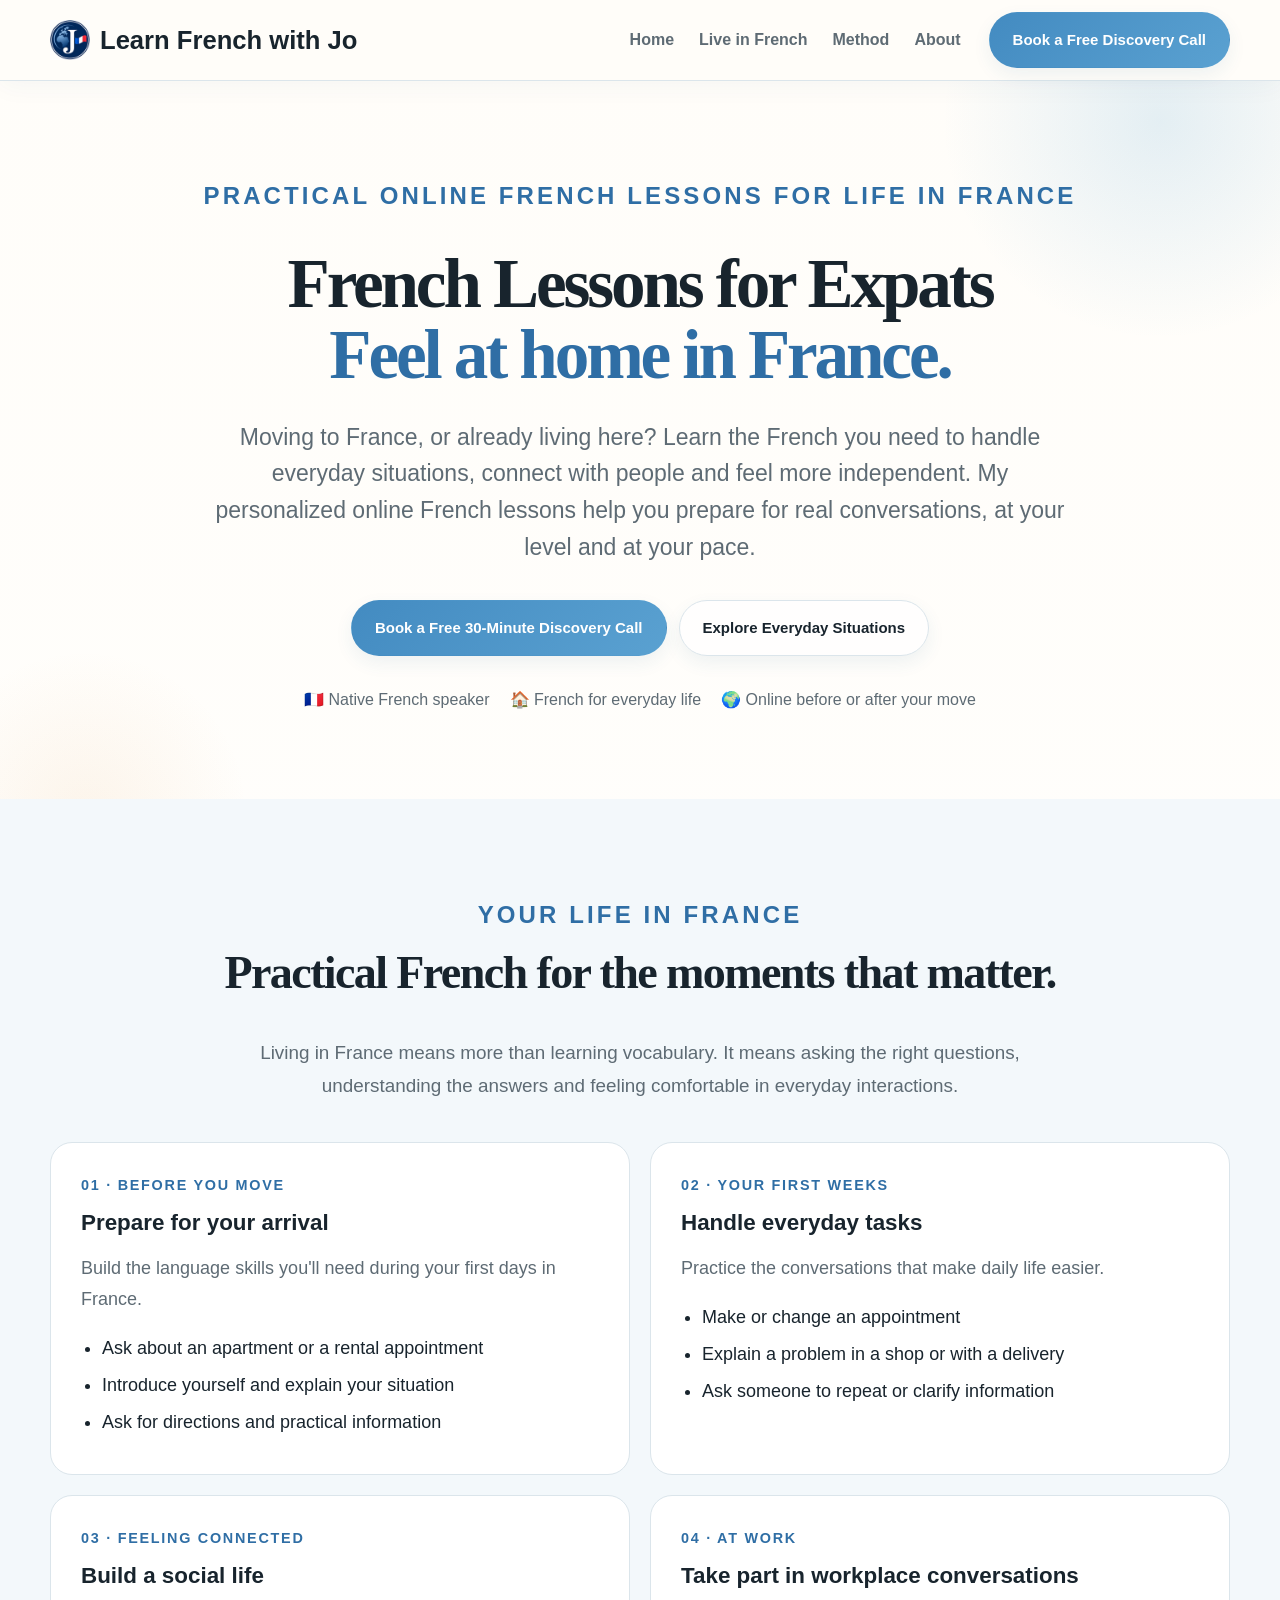
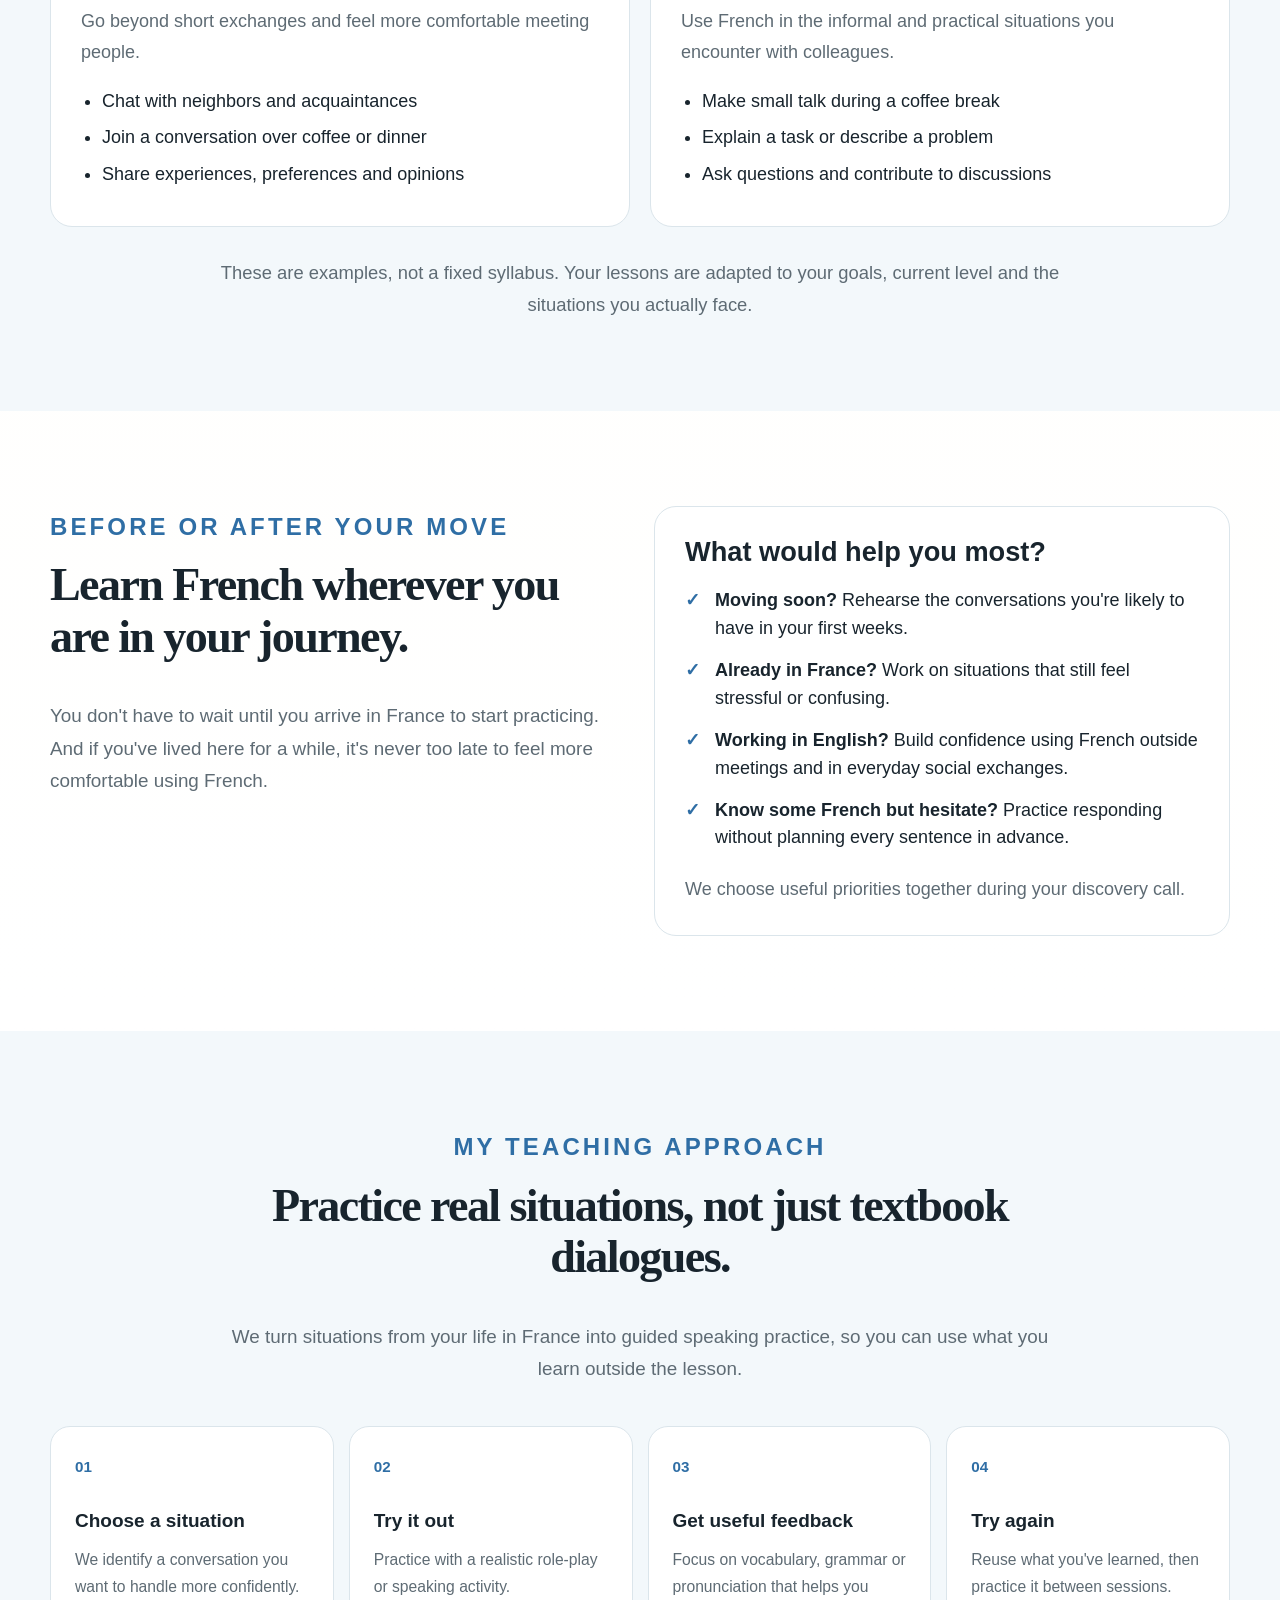
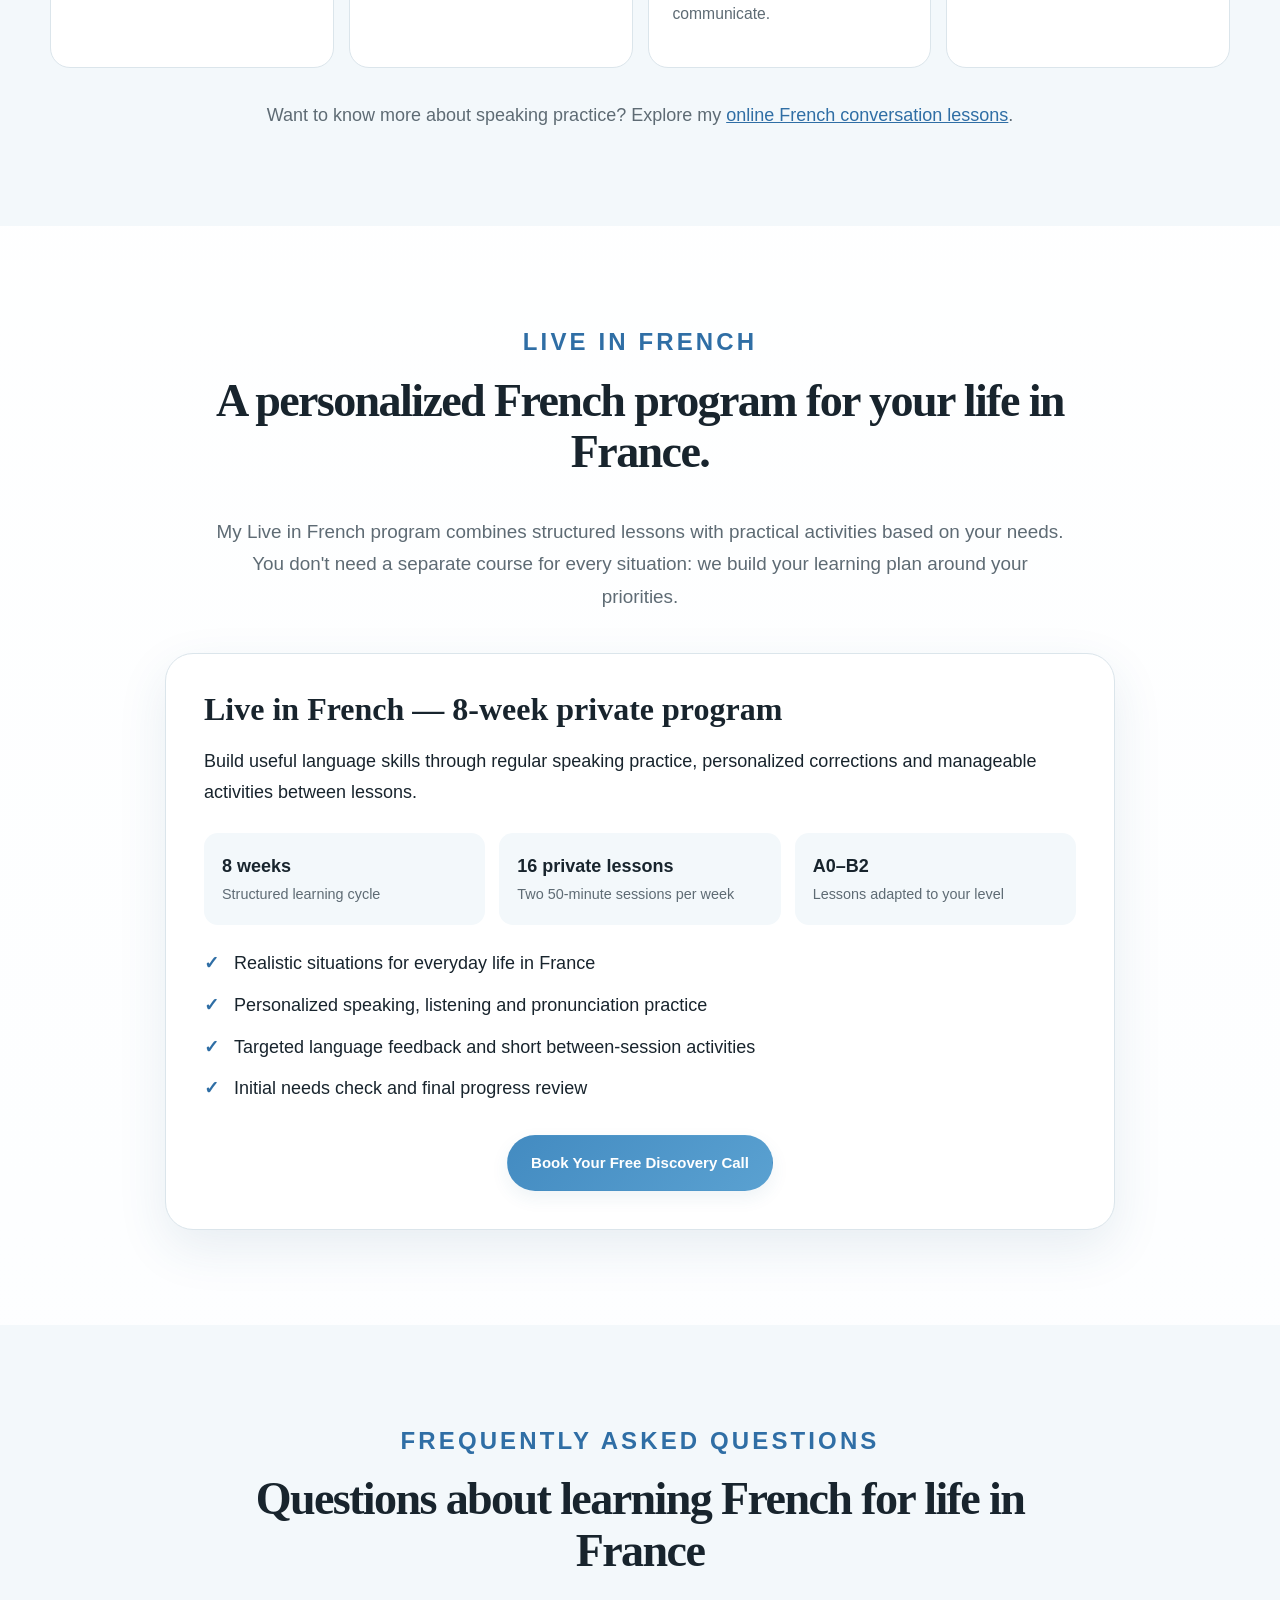
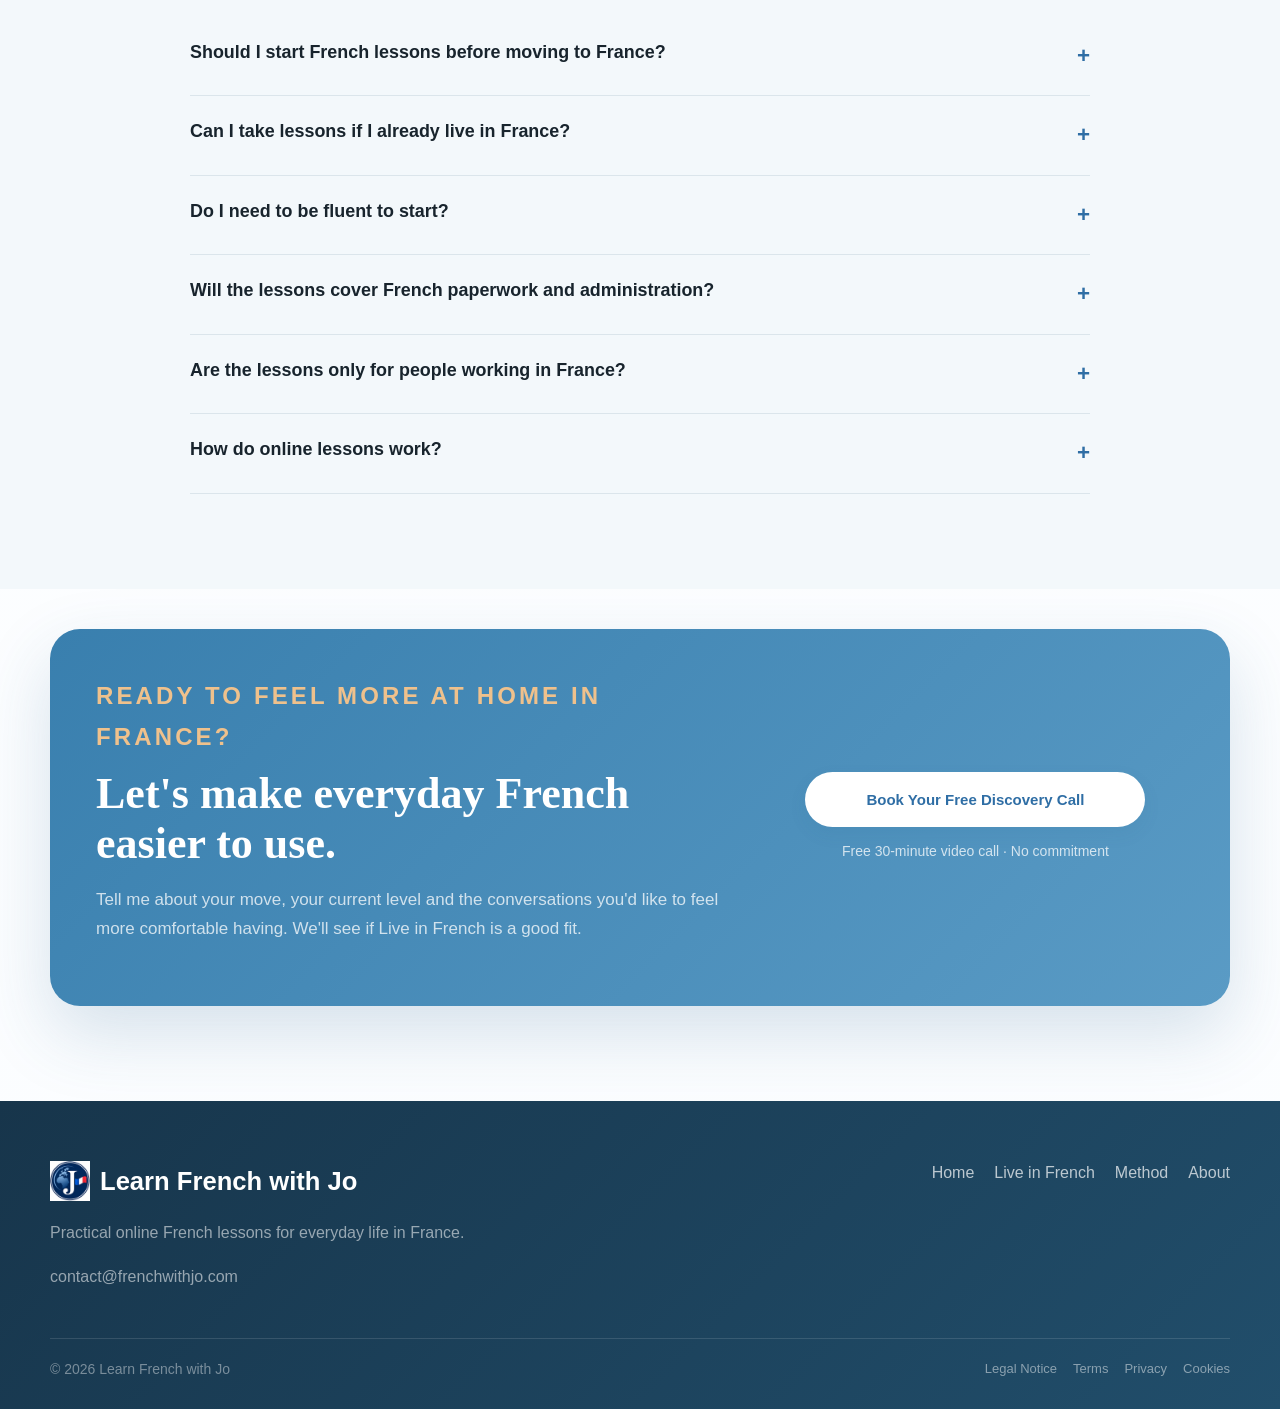
<file: french-lesson-for-expats/index.html>
<!doctype html>


<html lang="en">
<head>
<meta charset="utf-8"/>
<meta content="width=device-width, initial-scale=1" name="viewport"/>
<title>French Lessons for Expats in France | Learn French with Jo</title>
<meta content="Online French lessons for expats moving to or living in France. Practice everyday situations, build confidence and feel more at home with personalized lessons." name="description"/>
<meta content="index, follow" name="robots"/>
<link href="https://frenchwithjo.com/french-lessons-for-expats/" rel="canonical"/>
<meta content="website" property="og:type"/>
<meta content="https://frenchwithjo.com/french-lessons-for-expats/" property="og:url"/>
<meta content="French Lessons for Expats in France | Learn French with Jo" property="og:title"/>
<meta content="Practical online French lessons for people moving to or living in France. Prepare for everyday conversations with personalized support." property="og:description"/>
<meta content="https://frenchwithjo.com/images/linkedin-preview.png" property="og:image"/>
<meta content="summary_large_image" name="twitter:card"/>
<link href="/images/favicon.png" rel="icon" type="image/png"/>
<link rel="stylesheet" href="/style.css">
<style>
    /* Expat page only: homepage and conversation page remain unchanged. */
    .expat-page .hero{padding:94px 0 86px}
    .expat-page .hero-simple{max-width:1020px}
    .expat-page .hero-simple h1{font-size:clamp(2.7rem,5.4vw,4.5rem)}
    .expat-page .hero-simple .lead{max-width:850px}
    .expat-page .eyebrow{font-size:clamp(1.5rem,1.4vw,1.05rem);letter-spacing:.13em}
    .expat-page .section-intro{max-width:850px;margin-bottom:40px}
    .expat-page .section-intro h2{font-family:Georgia,serif;font-size:clamp(2.15rem,3.6vw,3.15rem);letter-spacing:-.035em}
    .expat-page .section-intro p{color:var(--muted);font-size:1.18rem}
    .expat-page .section-intro.center{text-align:center;margin:0 auto 40px}
    .expat-page .feature-card{height:100%}
    .expat-page .feature-card h3{font-size:1.35rem}
    .expat-page .feature-card .icon{margin-bottom:14px}
    .expat-page .two-col{display:grid;grid-template-columns:1fr 1fr;gap:28px;align-items:start}
    .expat-page .panel{background:#fff;border:1px solid var(--line);border-radius:var(--radius);padding:30px}
    .expat-page .panel h3{font-size:1.7rem;margin-bottom:20px}
    .expat-page .checklist{list-style:none;padding:0;margin:0;display:grid;gap:14px}
    .expat-page .checklist li{position:relative;padding-left:30px;line-height:1.55}
    .expat-page .checklist li:before{content:'✓';position:absolute;left:0;top:0;color:var(--green);font-weight:900}
    .expat-page .section-note{max-width:860px;margin:32px auto 0;text-align:center;color:var(--muted)}
    .expat-page .program-summary{max-width:950px;margin:auto;background:#fff;border:1px solid var(--line);border-radius:28px;padding:38px;box-shadow:var(--shadow)}
    .expat-page .program-summary h3{font-family:Georgia,serif;font-size:2rem;margin-bottom:16px}
    .expat-page .program-facts{display:grid;grid-template-columns:repeat(3,1fr);gap:14px;margin:25px 0}
    .expat-page .program-facts div{padding:18px;border-radius:14px;background:var(--soft)}
    .expat-page .program-facts strong,.expat-page .program-facts span{display:block}
    .expat-page .program-facts span{font-size:.9rem;color:var(--muted)}
    .expat-page .faq-details{max-width:900px;margin:auto}
    .expat-page .faq-details details{border-bottom:1px solid var(--line);padding:20px 0}
    .expat-page .faq-details summary{font-size:1.12rem;font-weight:800;cursor:pointer;list-style:none;display:flex;justify-content:space-between;gap:20px}
    .expat-page .faq-details summary::-webkit-details-marker{display:none}
    .expat-page .faq-details summary:after{content:'+';color:var(--green);font-size:1.4rem}
    .expat-page .faq-details details[open] summary:after{content:'−'}
    .expat-page .faq-details p{margin:12px 0 0;color:var(--muted)}
    .expat-page .cta{padding-top:40px}
    .expat-page .footer-links a[aria-current="page"]{color:#fff;font-weight:700}
    @media(max-width:760px){
      .expat-page .two-col{grid-template-columns:1fr}
      .expat-page .program-facts{grid-template-columns:1fr}
      .expat-page .program-summary{padding:25px}
      .expat-page .hero{padding:70px 0}
    }
  
    .expat-page .journey-grid{display:grid;grid-template-columns:repeat(2,minmax(0,1fr));gap:20px}
    .expat-page .journey-step{background:#fff;border:1px solid var(--line);border-radius:var(--radius);padding:30px;height:100%}
    .expat-page .journey-step .step-number{font-size:.9rem;letter-spacing:.12em;font-weight:800;color:var(--green)}
    .expat-page .journey-step h3{font-size:1.4rem;margin:12px 0}
    .expat-page .journey-step p{color:var(--muted)}
    .expat-page .journey-step ul{padding-left:21px;margin:14px 0 0}
    .expat-page .journey-step li{margin:6px 0}
    .expat-page .highlight-line{font-size:1.15rem;color:var(--muted);max-width:850px;margin:30px auto 0;text-align:center}
    .expat-page .intro-callout{border-left:4px solid var(--green);padding:12px 0 12px 22px;margin-top:28px;color:var(--muted)}
    .expat-page #expat-journey{padding-bottom:90px}
    @media(max-width:760px){.expat-page .journey-grid{grid-template-columns:1fr}.expat-page .journey-step{padding:24px}.expat-page #expat-journey{padding-bottom:76px}}
</style>
</head>
<body class="expat-page">
<header class="site-header">
<div class="container nav">
<a aria-label="Learn French with Jo homepage" class="brand" href="/"><img alt="" class="brand-logo" src="/images/favicon.png"/><span>Learn French with Jo</span></a>
<nav aria-label="Main navigation" class="links">
<a href="/">Home</a>
<a href="/#program">Live in French</a>
<a href="/#method">Method</a>
<a href="/#about">About</a>
</nav>
<a class="btn primary header-cta" href="#discovery"><span class="cta-full">Book a Free Discovery Call</span><span class="cta-short">Free Discovery Call</span></a>
</div>
</header>
<main>
<section class="hero">
<div class="container hero-simple">
<div class="eyebrow">PRACTICAL ONLINE FRENCH LESSONS FOR LIFE IN FRANCE</div>
<h1>French Lessons for Expats<br/><em>Feel at home in France.</em></h1>
<p class="lead">Moving to France, or already living here? Learn the French you need to handle everyday situations, connect with people and feel more independent. My personalized online French lessons help you prepare for real conversations, at your level and at your pace.</p>
<div class="actions"><a class="btn primary" href="#discovery">Book a Free 30-Minute Discovery Call</a><a class="btn ghost" href="#expat-journey">Explore Everyday Situations</a></div>
<div class="trust"><span>🇫🇷 Native French speaker</span><span>🏠 French for everyday life</span><span>🌍 Online before or after your move</span></div>
</div>
</section>
<section class="soft" id="expat-journey">
<div class="container">
<div class="section-intro center"><div class="eyebrow">YOUR LIFE IN FRANCE</div><h2>Practical French for the moments that matter.</h2><p>Living in France means more than learning vocabulary. It means asking the right questions, understanding the answers and feeling comfortable in everyday interactions.</p></div>
<div class="journey-grid">
<article class="journey-step"><div class="step-number">01 · BEFORE YOU MOVE</div><h3>Prepare for your arrival</h3><p>Build the language skills you'll need during your first days in France.</p><ul><li>Ask about an apartment or a rental appointment</li><li>Introduce yourself and explain your situation</li><li>Ask for directions and practical information</li></ul></article>
<article class="journey-step"><div class="step-number">02 · YOUR FIRST WEEKS</div><h3>Handle everyday tasks</h3><p>Practice the conversations that make daily life easier.</p><ul><li>Make or change an appointment</li><li>Explain a problem in a shop or with a delivery</li><li>Ask someone to repeat or clarify information</li></ul></article>
<article class="journey-step"><div class="step-number">03 · FEELING CONNECTED</div><h3>Build a social life</h3><p>Go beyond short exchanges and feel more comfortable meeting people.</p><ul><li>Chat with neighbors and acquaintances</li><li>Join a conversation over coffee or dinner</li><li>Share experiences, preferences and opinions</li></ul></article>
<article class="journey-step"><div class="step-number">04 · AT WORK</div><h3>Take part in workplace conversations</h3><p>Use French in the informal and practical situations you encounter with colleagues.</p><ul><li>Make small talk during a coffee break</li><li>Explain a task or describe a problem</li><li>Ask questions and contribute to discussions</li></ul></article>
</div>
<p class="highlight-line">These are examples, not a fixed syllabus. Your lessons are adapted to your goals, current level and the situations you actually face.</p>
</div>
</section>
<section id="before-after">
<div class="container two-col">
<div><div class="eyebrow">BEFORE OR AFTER YOUR MOVE</div><div class="section-intro"><h2>Learn French wherever you are in your journey.</h2><p>You don't have to wait until you arrive in France to start practicing. And if you've lived here for a while, it's never too late to feel more comfortable using French.</p></div></div>
<div class="panel"><h3>What would help you most?</h3><ul class="checklist"><li><strong>Moving soon?</strong> Rehearse the conversations you're likely to have in your first weeks.</li><li><strong>Already in France?</strong> Work on situations that still feel stressful or confusing.</li><li><strong>Working in English?</strong> Build confidence using French outside meetings and in everyday social exchanges.</li><li><strong>Know some French but hesitate?</strong> Practice responding without planning every sentence in advance.</li></ul><p style="color:var(--muted);margin:22px 0 0">We choose useful priorities together during your discovery call.</p></div>
</div>
</section>
<section class="soft" id="how-it-works">
<div class="container"><div class="section-intro center"><div class="eyebrow">MY TEACHING APPROACH</div><h2>Practice real situations, not just textbook dialogues.</h2><p>We turn situations from your life in France into guided speaking practice, so you can use what you learn outside the lesson.</p></div>
<div class="method" style="color:var(--ink)">
<article style="border-color:var(--line);background:#fff"><b style="color:var(--green)">01</b><h3>Choose a situation</h3><p style="color:var(--muted)">We identify a conversation you want to handle more confidently.</p></article>
<article style="border-color:var(--line);background:#fff"><b style="color:var(--green)">02</b><h3>Try it out</h3><p style="color:var(--muted)">Practice with a realistic role-play or speaking activity.</p></article>
<article style="border-color:var(--line);background:#fff"><b style="color:var(--green)">03</b><h3>Get useful feedback</h3><p style="color:var(--muted)">Focus on vocabulary, grammar or pronunciation that helps you communicate.</p></article>
<article style="border-color:var(--line);background:#fff"><b style="color:var(--green)">04</b><h3>Try again</h3><p style="color:var(--muted)">Reuse what you've learned, then practice it between sessions.</p></article>
</div><p class="section-note">Want to know more about speaking practice? Explore my <a href="/french-conversation-lessons/" style="color:var(--green);text-decoration:underline">online French conversation lessons</a>.</p>
</div>
</section>
<section id="program">
<div class="container"><div class="section-intro center"><div class="eyebrow">LIVE IN FRENCH</div><h2>A personalized French program for your life in France.</h2><p>My Live in French program combines structured lessons with practical activities based on your needs. You don't need a separate course for every situation: we build your learning plan around your priorities.</p></div>
<div class="program-summary"><h3>Live in French — 8-week private program</h3><p>Build useful language skills through regular speaking practice, personalized corrections and manageable activities between lessons.</p><div class="program-facts"><div><strong>8 weeks</strong><span>Structured learning cycle</span></div><div><strong>16 private lessons</strong><span>Two 50-minute sessions per week</span></div><div><strong>A0–B2</strong><span>Lessons adapted to your level</span></div></div><ul class="checklist"><li>Realistic situations for everyday life in France</li><li>Personalized speaking, listening and pronunciation practice</li><li>Targeted language feedback and short between-session activities</li><li>Initial needs check and final progress review</li></ul><div class="section-cta"><a class="btn primary" href="#discovery">Book Your Free Discovery Call</a></div></div>
</div>
</section>
<section class="soft" id="faq">
<div class="container"><div class="section-intro center"><div class="eyebrow">FREQUENTLY ASKED QUESTIONS</div><h2>Questions about learning French for life in France</h2></div>
<div class="faq-details">
<details><summary>Should I start French lessons before moving to France?</summary><p>You can. We can practice useful situations such as asking about housing, introducing yourself, making appointments and getting help, so you feel better prepared when you arrive.</p></details>
<details><summary>Can I take lessons if I already live in France?</summary><p>Absolutely. We can work on real situations you've experienced, whether that's speaking with neighbors, understanding everyday conversations or using French with colleagues.</p></details>
<details><summary>Do I need to be fluent to start?</summary><p>Not at all. Complete beginners (A0) are welcome. We can start with essential words, simple expressions and guided everyday interactions, then gradually build your speaking confidence. Lessons are adapted for A0–B2 learners, and we'll discuss your goals during the free discovery call.</p></details>
<details><summary>Will the lessons cover French paperwork and administration?</summary><p>We can practice the language used in everyday appointments, questions and requests for clarification. These are French language lessons, not legal or administrative advice.</p></details>
<details><summary>Are the lessons only for people working in France?</summary><p>No. Lessons can be useful for international professionals, partners, newcomers and other adults preparing for or already living in France. Activities are tailored to your goals.</p></details>
<details><summary>How do online lessons work?</summary><p>Lessons take place online, usually on Google Meet. Each private session lasts 50 minutes. The Live in French program includes 16 lessons over 8 weeks, typically twice per week.</p></details>
</div></div>
</section>
<section class="cta" id="discovery"><div class="container cta-box"><div><div class="eyebrow">READY TO FEEL MORE AT HOME IN FRANCE?</div><h2>Let's make everyday French easier to use.</h2><p>Tell me about your move, your current level and the conversations you'd like to feel more comfortable having. We'll see if Live in French is a good fit.</p></div><div class="cta-right"><a class="btn primary" href="https://calendly.com/contact-frenchwithjo/30min" rel="noopener noreferrer" target="_blank">Book Your Free Discovery Call</a><small>Free 30-minute video call · No commitment</small></div></div></section>
</main>
<footer class="site-footer"><div class="container"><div class="footer-top"><div><a class="brand" href="/"><img alt="" class="brand-logo" src="/images/favicon.png"/><span>Learn French with Jo</span></a><p>Practical online French lessons for everyday life in France.</p><p><a href="mailto:contact@frenchwithjo.com">contact@frenchwithjo.com</a></p></div><nav aria-label="Footer navigation" class="footer-links"><a href="/">Home</a><a href="/#program">Live in French</a><a href="/#method">Method</a><a href="/#about">About</a></nav></div><div class="footer-bottom"><span>© 2026 Learn French with Jo</span><div class="legal-links"><a href="/legal-notice.html">Legal Notice</a><a href="/terms.html">Terms</a><a href="/privacy.html">Privacy</a><a href="/cookies.html">Cookies</a></div></div></div></footer>
</body>
</html>
</file>
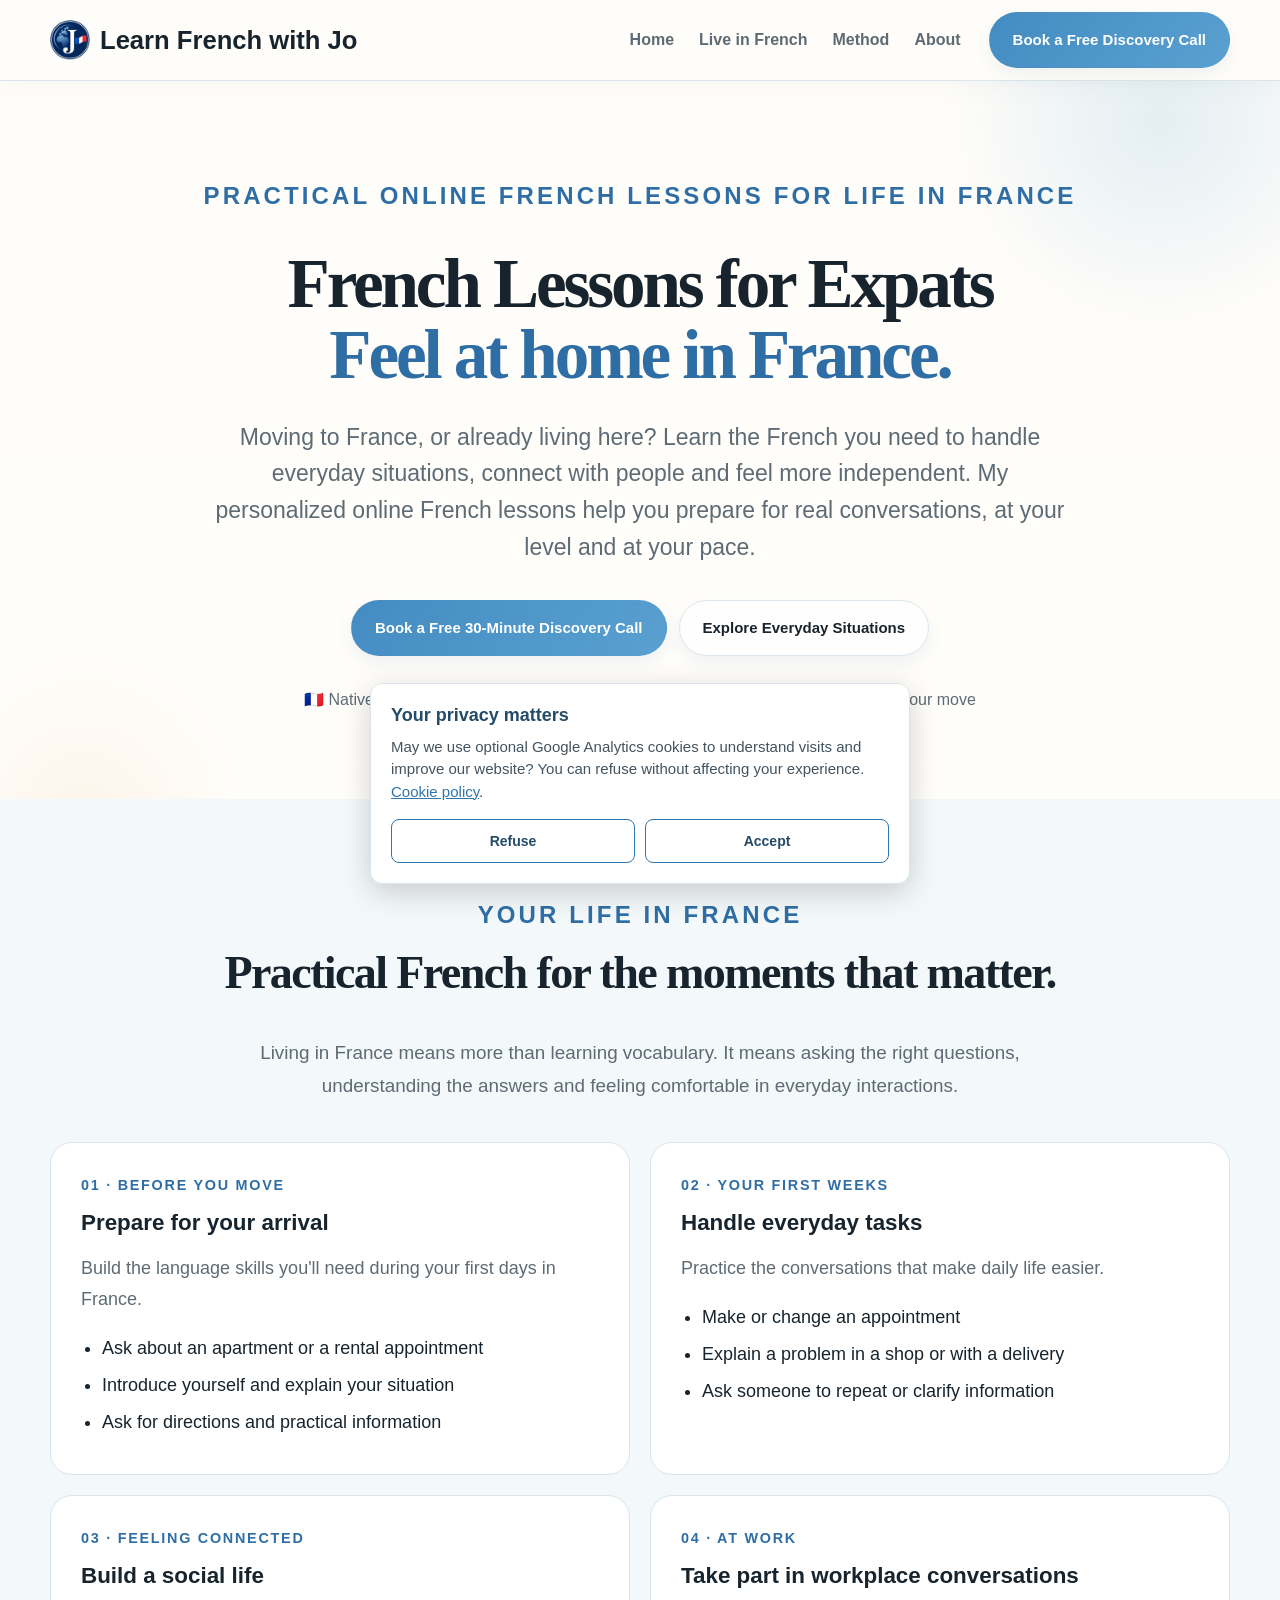
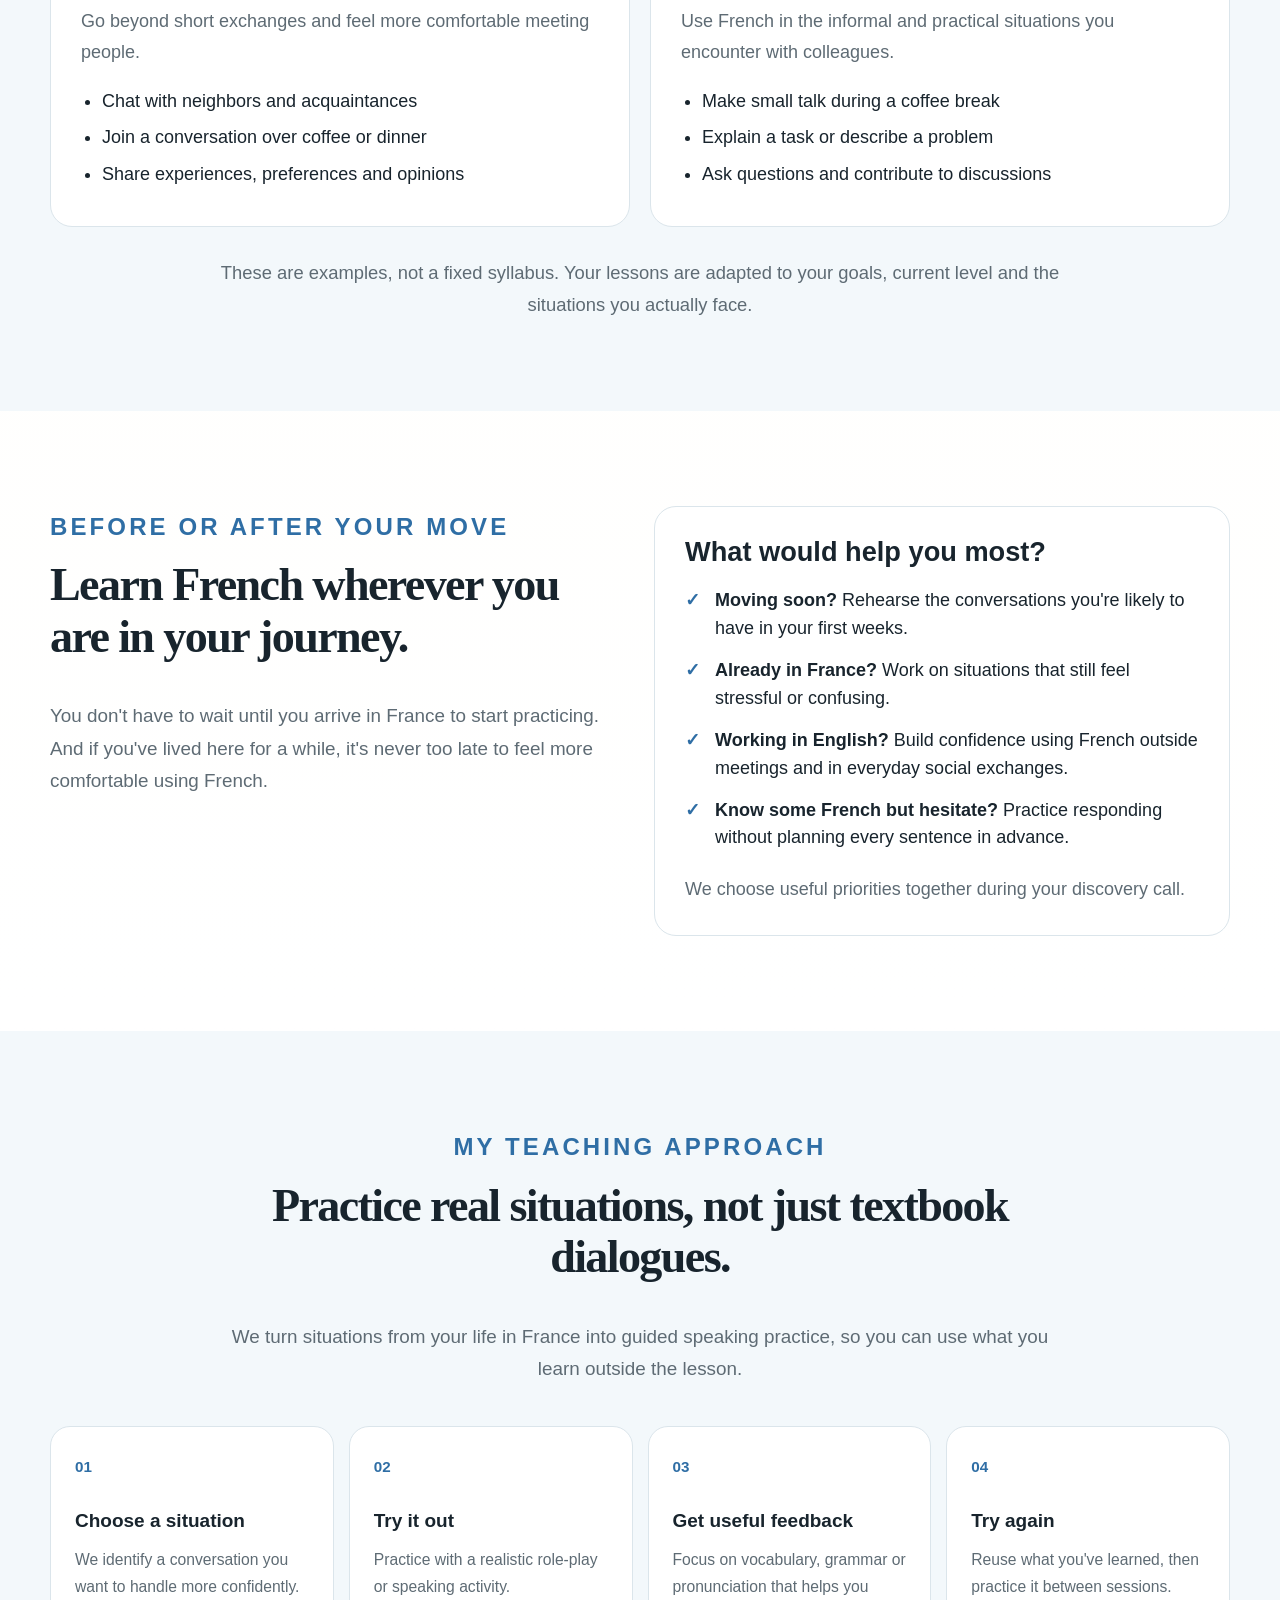
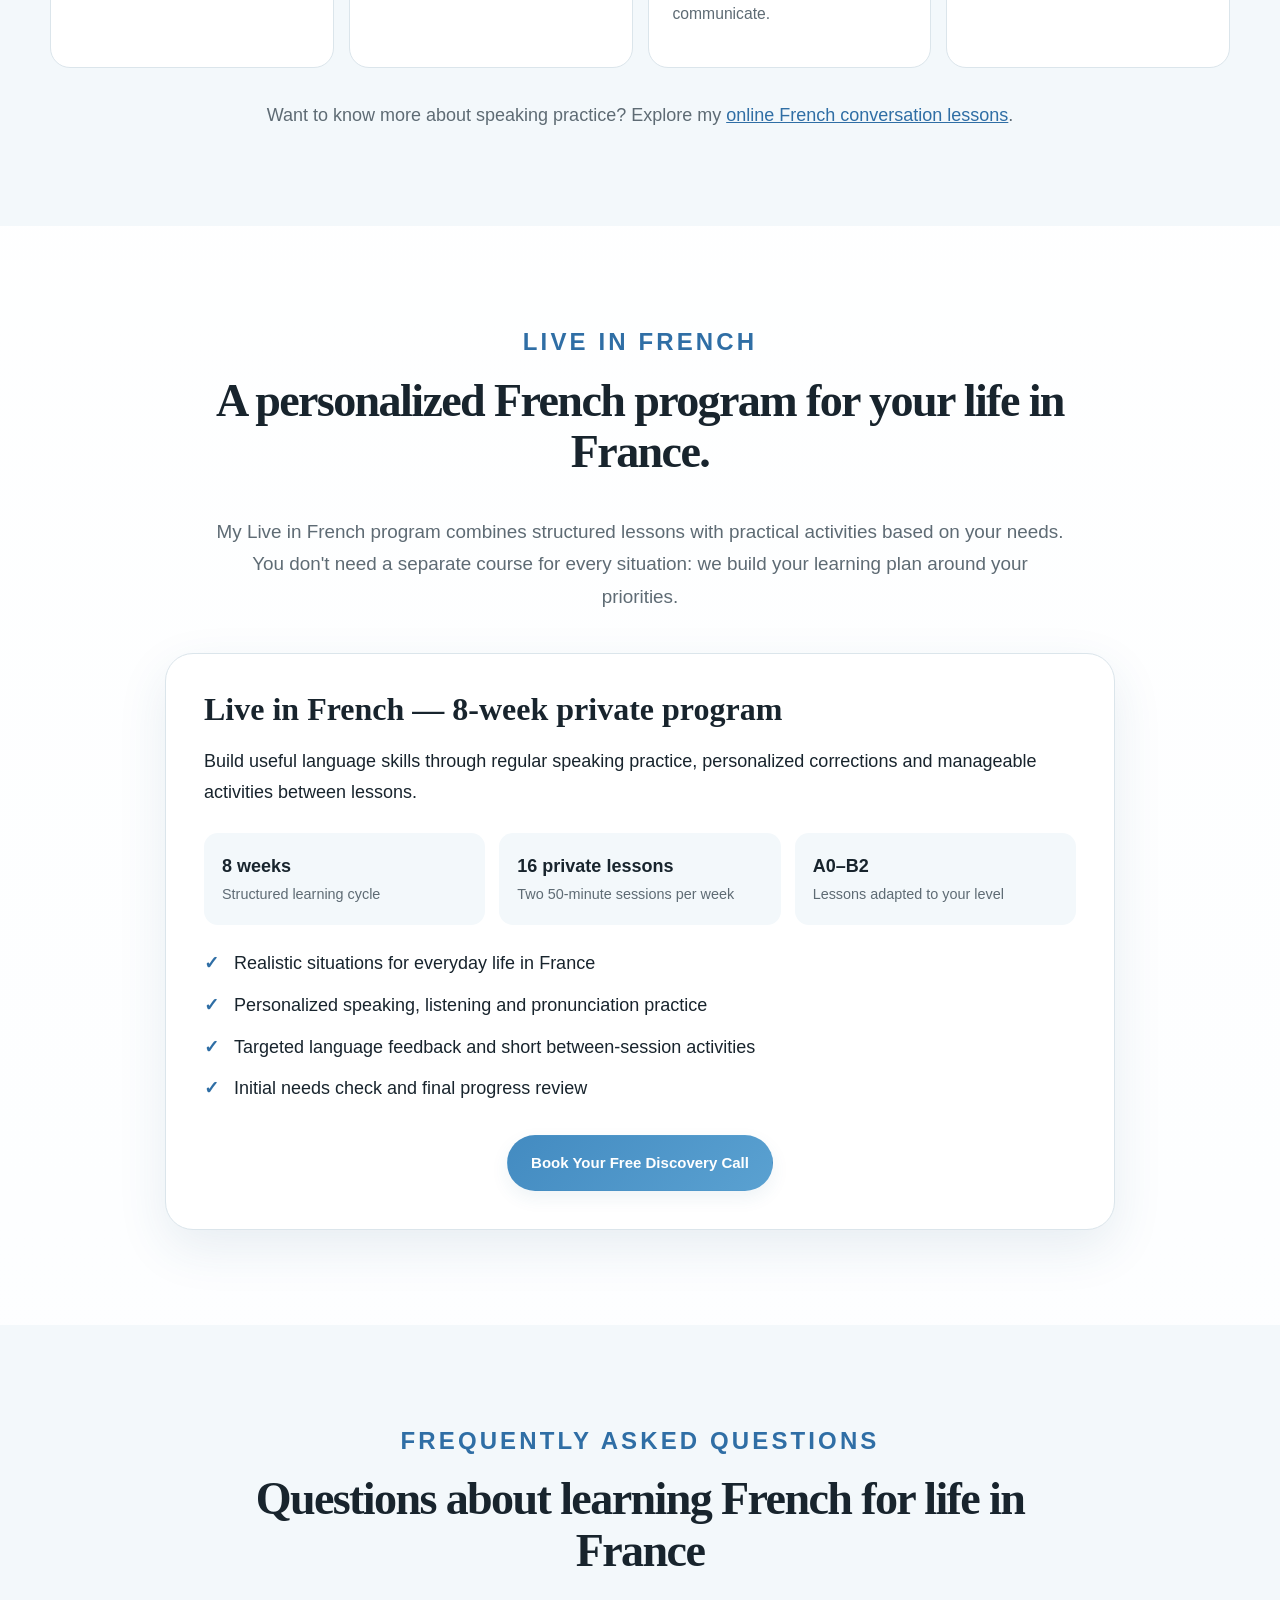
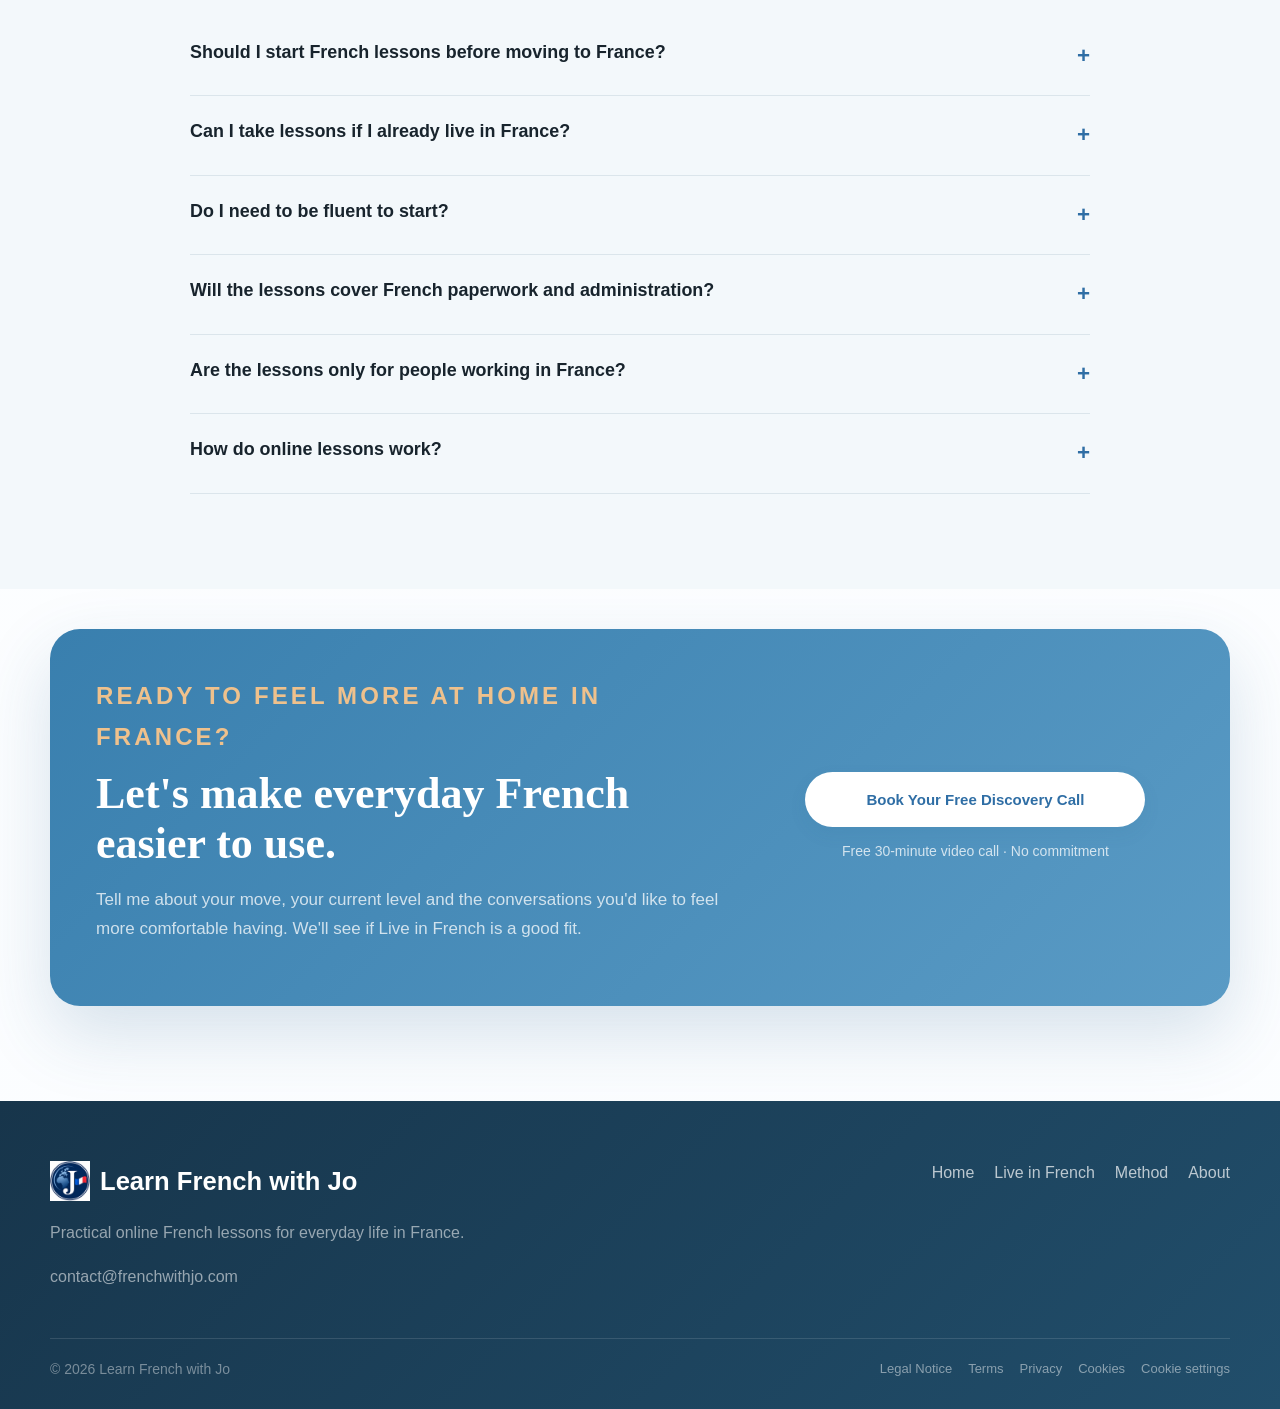
<file: french-lessons-for-expats/index.html>
<!doctype html>


<html lang="en">
<head>
<meta charset="utf-8"/>
<meta content="width=device-width, initial-scale=1" name="viewport"/>
<title>French Lessons for Expats in France | Learn French with Jo</title>
<meta content="Online French lessons for expats moving to or living in France. Practice everyday situations, build confidence and feel more at home with personalized lessons." name="description"/>
<meta content="index, follow" name="robots"/>
<link href="https://frenchwithjo.com/french-lessons-for-expats/" rel="canonical"/>
<meta content="website" property="og:type"/>
<meta content="https://frenchwithjo.com/french-lessons-for-expats/" property="og:url"/>
<meta content="French Lessons for Expats in France | Learn French with Jo" property="og:title"/>
<meta content="Practical online French lessons for people moving to or living in France. Prepare for everyday conversations with personalized support." property="og:description"/>
<meta content="https://frenchwithjo.com/images/linkedin-preview.png" property="og:image"/>
<meta content="summary_large_image" name="twitter:card"/>
<link href="/images/favicon.png" rel="icon" type="image/png"/>
<link rel="stylesheet" href="/style.css">
<style>
    /* Expat page only: homepage and conversation page remain unchanged. */
    .expat-page .hero{padding:94px 0 86px}
    .expat-page .hero-simple{max-width:1020px}
    .expat-page .hero-simple h1{font-size:clamp(2.7rem,5.4vw,4.5rem)}
    .expat-page .hero-simple .lead{max-width:850px}
    .expat-page .eyebrow{font-size:clamp(1.5rem,1.4vw,1.05rem);letter-spacing:.13em}
    .expat-page .section-intro{max-width:850px;margin-bottom:40px}
    .expat-page .section-intro h2{font-family:Georgia,serif;font-size:clamp(2.15rem,3.6vw,3.15rem);letter-spacing:-.035em}
    .expat-page .section-intro p{color:var(--muted);font-size:1.18rem}
    .expat-page .section-intro.center{text-align:center;margin:0 auto 40px}
    .expat-page .feature-card{height:100%}
    .expat-page .feature-card h3{font-size:1.35rem}
    .expat-page .feature-card .icon{margin-bottom:14px}
    .expat-page .two-col{display:grid;grid-template-columns:1fr 1fr;gap:28px;align-items:start}
    .expat-page .panel{background:#fff;border:1px solid var(--line);border-radius:var(--radius);padding:30px}
    .expat-page .panel h3{font-size:1.7rem;margin-bottom:20px}
    .expat-page .checklist{list-style:none;padding:0;margin:0;display:grid;gap:14px}
    .expat-page .checklist li{position:relative;padding-left:30px;line-height:1.55}
    .expat-page .checklist li:before{content:'✓';position:absolute;left:0;top:0;color:var(--green);font-weight:900}
    .expat-page .section-note{max-width:860px;margin:32px auto 0;text-align:center;color:var(--muted)}
    .expat-page .program-summary{max-width:950px;margin:auto;background:#fff;border:1px solid var(--line);border-radius:28px;padding:38px;box-shadow:var(--shadow)}
    .expat-page .program-summary h3{font-family:Georgia,serif;font-size:2rem;margin-bottom:16px}
    .expat-page .program-facts{display:grid;grid-template-columns:repeat(3,1fr);gap:14px;margin:25px 0}
    .expat-page .program-facts div{padding:18px;border-radius:14px;background:var(--soft)}
    .expat-page .program-facts strong,.expat-page .program-facts span{display:block}
    .expat-page .program-facts span{font-size:.9rem;color:var(--muted)}
    .expat-page .faq-details{max-width:900px;margin:auto}
    .expat-page .faq-details details{border-bottom:1px solid var(--line);padding:20px 0}
    .expat-page .faq-details summary{font-size:1.12rem;font-weight:800;cursor:pointer;list-style:none;display:flex;justify-content:space-between;gap:20px}
    .expat-page .faq-details summary::-webkit-details-marker{display:none}
    .expat-page .faq-details summary:after{content:'+';color:var(--green);font-size:1.4rem}
    .expat-page .faq-details details[open] summary:after{content:'−'}
    .expat-page .faq-details p{margin:12px 0 0;color:var(--muted)}
    .expat-page .cta{padding-top:40px}
    .expat-page .footer-links a[aria-current="page"]{color:#fff;font-weight:700}
    @media(max-width:760px){
      .expat-page .two-col{grid-template-columns:1fr}
      .expat-page .program-facts{grid-template-columns:1fr}
      .expat-page .program-summary{padding:25px}
      .expat-page .hero{padding:70px 0}
    }
  
    .expat-page .journey-grid{display:grid;grid-template-columns:repeat(2,minmax(0,1fr));gap:20px}
    .expat-page .journey-step{background:#fff;border:1px solid var(--line);border-radius:var(--radius);padding:30px;height:100%}
    .expat-page .journey-step .step-number{font-size:.9rem;letter-spacing:.12em;font-weight:800;color:var(--green)}
    .expat-page .journey-step h3{font-size:1.4rem;margin:12px 0}
    .expat-page .journey-step p{color:var(--muted)}
    .expat-page .journey-step ul{padding-left:21px;margin:14px 0 0}
    .expat-page .journey-step li{margin:6px 0}
    .expat-page .highlight-line{font-size:1.15rem;color:var(--muted);max-width:850px;margin:30px auto 0;text-align:center}
    .expat-page .intro-callout{border-left:4px solid var(--green);padding:12px 0 12px 22px;margin-top:28px;color:var(--muted)}
    .expat-page #expat-journey{padding-bottom:90px}
    @media(max-width:760px){.expat-page .journey-grid{grid-template-columns:1fr}.expat-page .journey-step{padding:24px}.expat-page #expat-journey{padding-bottom:76px}}
</style>
</head>
<body class="expat-page">
<header class="site-header">
<div class="container nav">
<a aria-label="Learn French with Jo homepage" class="brand" href="/"><img alt="" class="brand-logo" src="/images/favicon.png"/><span>Learn French with Jo</span></a>
<nav aria-label="Main navigation" class="links">
<a href="/">Home</a>
<a href="/#program">Live in French</a>
<a href="/#method">Method</a>
<a href="/#about">About</a>
</nav>
<a class="btn primary header-cta" href="#discovery"><span class="cta-full">Book a Free Discovery Call</span><span class="cta-short">Free Discovery Call</span></a>
</div>
</header>
<main>
<section class="hero">
<div class="container hero-simple">
<div class="eyebrow">PRACTICAL ONLINE FRENCH LESSONS FOR LIFE IN FRANCE</div>
<h1>French Lessons for Expats<br/><em>Feel at home in France.</em></h1>
<p class="lead">Moving to France, or already living here? Learn the French you need to handle everyday situations, connect with people and feel more independent. My personalized online French lessons help you prepare for real conversations, at your level and at your pace.</p>
<div class="actions"><a class="btn primary" href="#discovery">Book a Free 30-Minute Discovery Call</a><a class="btn ghost" href="#expat-journey">Explore Everyday Situations</a></div>
<div class="trust"><span>🇫🇷 Native French speaker</span><span>🏠 French for everyday life</span><span>🌍 Online before or after your move</span></div>
</div>
</section>
<section class="soft" id="expat-journey">
<div class="container">
<div class="section-intro center"><div class="eyebrow">YOUR LIFE IN FRANCE</div><h2>Practical French for the moments that matter.</h2><p>Living in France means more than learning vocabulary. It means asking the right questions, understanding the answers and feeling comfortable in everyday interactions.</p></div>
<div class="journey-grid">
<article class="journey-step"><div class="step-number">01 · BEFORE YOU MOVE</div><h3>Prepare for your arrival</h3><p>Build the language skills you'll need during your first days in France.</p><ul><li>Ask about an apartment or a rental appointment</li><li>Introduce yourself and explain your situation</li><li>Ask for directions and practical information</li></ul></article>
<article class="journey-step"><div class="step-number">02 · YOUR FIRST WEEKS</div><h3>Handle everyday tasks</h3><p>Practice the conversations that make daily life easier.</p><ul><li>Make or change an appointment</li><li>Explain a problem in a shop or with a delivery</li><li>Ask someone to repeat or clarify information</li></ul></article>
<article class="journey-step"><div class="step-number">03 · FEELING CONNECTED</div><h3>Build a social life</h3><p>Go beyond short exchanges and feel more comfortable meeting people.</p><ul><li>Chat with neighbors and acquaintances</li><li>Join a conversation over coffee or dinner</li><li>Share experiences, preferences and opinions</li></ul></article>
<article class="journey-step"><div class="step-number">04 · AT WORK</div><h3>Take part in workplace conversations</h3><p>Use French in the informal and practical situations you encounter with colleagues.</p><ul><li>Make small talk during a coffee break</li><li>Explain a task or describe a problem</li><li>Ask questions and contribute to discussions</li></ul></article>
</div>
<p class="highlight-line">These are examples, not a fixed syllabus. Your lessons are adapted to your goals, current level and the situations you actually face.</p>
</div>
</section>
<section id="before-after">
<div class="container two-col">
<div><div class="eyebrow">BEFORE OR AFTER YOUR MOVE</div><div class="section-intro"><h2>Learn French wherever you are in your journey.</h2><p>You don't have to wait until you arrive in France to start practicing. And if you've lived here for a while, it's never too late to feel more comfortable using French.</p></div></div>
<div class="panel"><h3>What would help you most?</h3><ul class="checklist"><li><strong>Moving soon?</strong> Rehearse the conversations you're likely to have in your first weeks.</li><li><strong>Already in France?</strong> Work on situations that still feel stressful or confusing.</li><li><strong>Working in English?</strong> Build confidence using French outside meetings and in everyday social exchanges.</li><li><strong>Know some French but hesitate?</strong> Practice responding without planning every sentence in advance.</li></ul><p style="color:var(--muted);margin:22px 0 0">We choose useful priorities together during your discovery call.</p></div>
</div>
</section>
<section class="soft" id="how-it-works">
<div class="container"><div class="section-intro center"><div class="eyebrow">MY TEACHING APPROACH</div><h2>Practice real situations, not just textbook dialogues.</h2><p>We turn situations from your life in France into guided speaking practice, so you can use what you learn outside the lesson.</p></div>
<div class="method" style="color:var(--ink)">
<article style="border-color:var(--line);background:#fff"><b style="color:var(--green)">01</b><h3>Choose a situation</h3><p style="color:var(--muted)">We identify a conversation you want to handle more confidently.</p></article>
<article style="border-color:var(--line);background:#fff"><b style="color:var(--green)">02</b><h3>Try it out</h3><p style="color:var(--muted)">Practice with a realistic role-play or speaking activity.</p></article>
<article style="border-color:var(--line);background:#fff"><b style="color:var(--green)">03</b><h3>Get useful feedback</h3><p style="color:var(--muted)">Focus on vocabulary, grammar or pronunciation that helps you communicate.</p></article>
<article style="border-color:var(--line);background:#fff"><b style="color:var(--green)">04</b><h3>Try again</h3><p style="color:var(--muted)">Reuse what you've learned, then practice it between sessions.</p></article>
</div><p class="section-note">Want to know more about speaking practice? Explore my <a href="/french-conversation-lessons/" style="color:var(--green);text-decoration:underline">online French conversation lessons</a>.</p>
</div>
</section>
<section id="program">
<div class="container"><div class="section-intro center"><div class="eyebrow">LIVE IN FRENCH</div><h2>A personalized French program for your life in France.</h2><p>My Live in French program combines structured lessons with practical activities based on your needs. You don't need a separate course for every situation: we build your learning plan around your priorities.</p></div>
<div class="program-summary"><h3>Live in French — 8-week private program</h3><p>Build useful language skills through regular speaking practice, personalized corrections and manageable activities between lessons.</p><div class="program-facts"><div><strong>8 weeks</strong><span>Structured learning cycle</span></div><div><strong>16 private lessons</strong><span>Two 50-minute sessions per week</span></div><div><strong>A0–B2</strong><span>Lessons adapted to your level</span></div></div><ul class="checklist"><li>Realistic situations for everyday life in France</li><li>Personalized speaking, listening and pronunciation practice</li><li>Targeted language feedback and short between-session activities</li><li>Initial needs check and final progress review</li></ul><div class="section-cta"><a class="btn primary" href="#discovery">Book Your Free Discovery Call</a></div></div>
</div>
</section>
<section class="soft" id="faq">
<div class="container"><div class="section-intro center"><div class="eyebrow">FREQUENTLY ASKED QUESTIONS</div><h2>Questions about learning French for life in France</h2></div>
<div class="faq-details">
<details><summary>Should I start French lessons before moving to France?</summary><p>You can. We can practice useful situations such as asking about housing, introducing yourself, making appointments and getting help, so you feel better prepared when you arrive.</p></details>
<details><summary>Can I take lessons if I already live in France?</summary><p>Absolutely. We can work on real situations you've experienced, whether that's speaking with neighbors, understanding everyday conversations or using French with colleagues.</p></details>
<details><summary>Do I need to be fluent to start?</summary><p>Not at all. Complete beginners (A0) are welcome. We can start with essential words, simple expressions and guided everyday interactions, then gradually build your speaking confidence. Lessons are adapted for A0–B2 learners, and we'll discuss your goals during the free discovery call.</p></details>
<details><summary>Will the lessons cover French paperwork and administration?</summary><p>We can practice the language used in everyday appointments, questions and requests for clarification. These are French language lessons, not legal or administrative advice.</p></details>
<details><summary>Are the lessons only for people working in France?</summary><p>No. Lessons can be useful for international professionals, partners, newcomers and other adults preparing for or already living in France. Activities are tailored to your goals.</p></details>
<details><summary>How do online lessons work?</summary><p>Lessons take place online, usually on Google Meet. Each private session lasts 50 minutes. The Live in French program includes 16 lessons over 8 weeks, typically twice per week.</p></details>
</div></div>
</section>
<section class="cta" id="discovery"><div class="container cta-box"><div><div class="eyebrow">READY TO FEEL MORE AT HOME IN FRANCE?</div><h2>Let's make everyday French easier to use.</h2><p>Tell me about your move, your current level and the conversations you'd like to feel more comfortable having. We'll see if Live in French is a good fit.</p></div><div class="cta-right"><a class="btn primary" href="https://calendly.com/contact-frenchwithjo/30min" rel="noopener noreferrer" target="_blank">Book Your Free Discovery Call</a><small>Free 30-minute video call · No commitment</small></div></div></section>
</main>
<footer class="site-footer"><div class="container"><div class="footer-top"><div><a class="brand" href="/"><img alt="" class="brand-logo" src="/images/favicon.png"/><span>Learn French with Jo</span></a><p>Practical online French lessons for everyday life in France.</p><p><a href="mailto:contact@frenchwithjo.com">contact@frenchwithjo.com</a></p></div><nav aria-label="Footer navigation" class="footer-links"><a href="/">Home</a><a href="/#program">Live in French</a><a href="/#method">Method</a><a href="/#about">About</a></nav></div><div class="footer-bottom"><span>© 2026 Learn French with Jo</span><div class="legal-links"><a href="/legal-notice.html">Legal Notice</a><a href="/terms.html">Terms</a><a href="/privacy.html">Privacy</a><a href="/cookies.html">Cookies</a><a href="#" data-cookie-settings>Cookie settings</a></div></div></div></footer>
<script src="/analytics.js" defer></script>
</body>
</html>
</file>
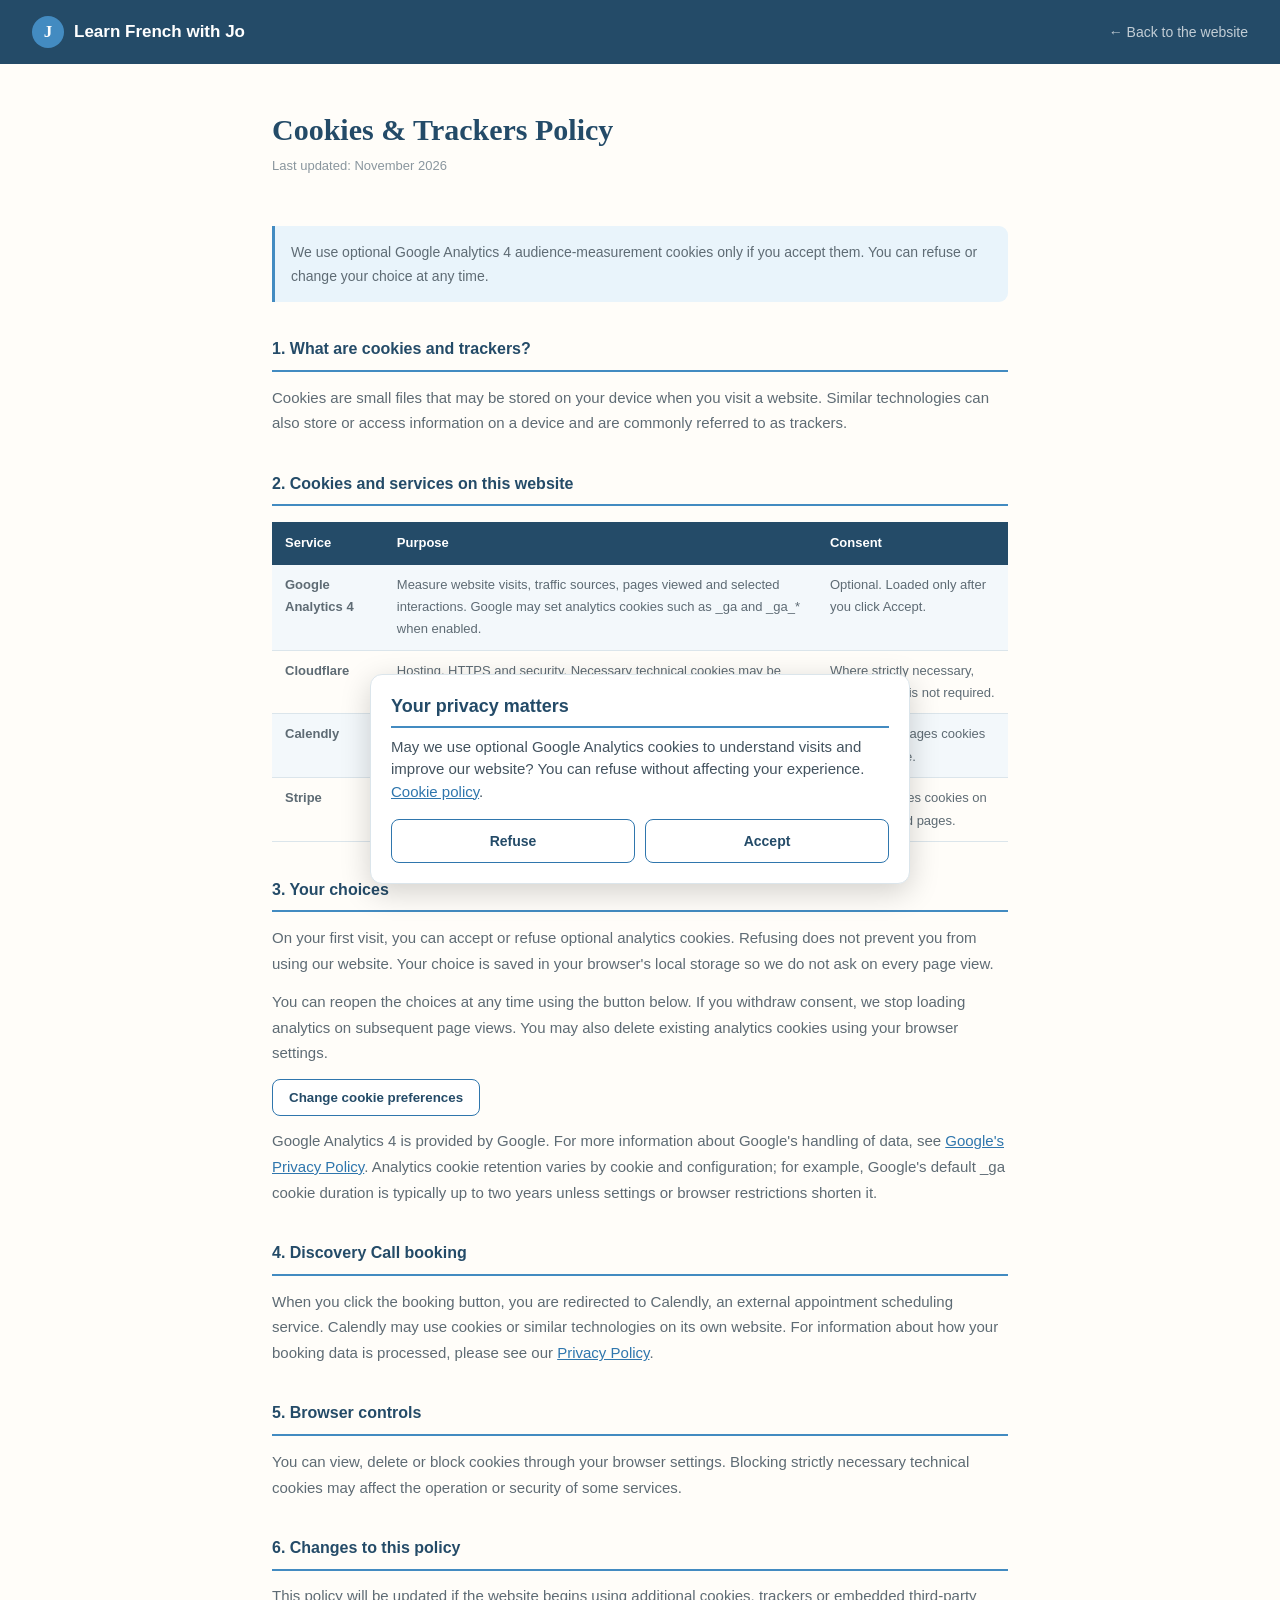
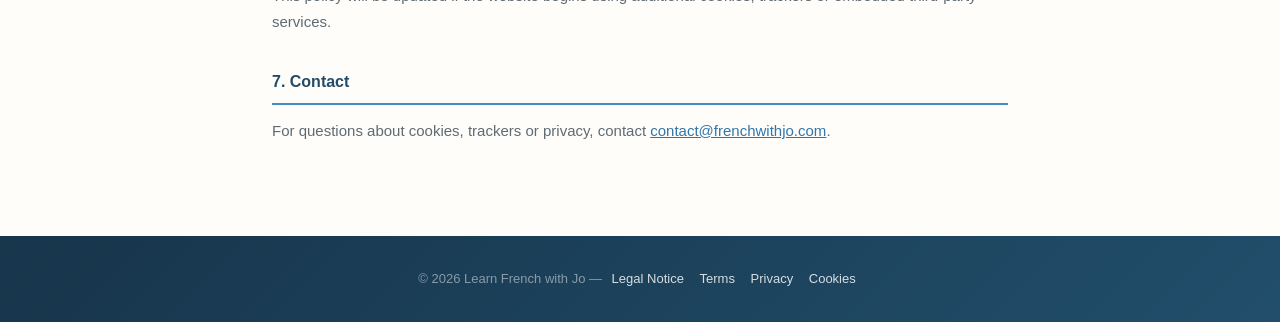
<file: cookies.html>
<!doctype html>
<html lang="en">
<head>
<meta charset="utf-8">
<meta name="viewport" content="width=device-width,initial-scale=1">
<title>Cookies & Trackers Policy — Learn French with Jo</title>
<meta name="robots" content="index,follow">

<style>
*, *::before, *::after { box-sizing: border-box; margin: 0; padding: 0; }
:root{
  --bg:#fffdf9;
  --card:#ffffff;
  --soft:#f3f8fb;
  --ink:#18242d;
  --muted:#5e6b74;
  --blue:#438bc1;
  --blue2:#2f76ad;
  --blue-soft:#e9f4fb;
  --gold:#e4a45c;
  --line:#dbe5eb;
  --dark:#244b68;
}
body {
  font-family: Arial, sans-serif;
  color: var(--ink);
  background: var(--bg);
  line-height: 1.72;
}
nav {
  background: var(--dark);
  padding: 1rem 2rem;
  display: flex;
  align-items: center;
  justify-content: space-between;
  gap: 20px;
}
.nav-logo {
  color: #fff;
  font-weight: 800;
  font-size: 17px;
  text-decoration: none;
  display: flex;
  align-items: center;
  gap: 10px;
}
.nav-logo-icon {
  width: 32px;
  height: 32px;
  background: var(--blue);
  border-radius: 50%;
  display: grid;
  place-items: center;
  color: #fff;
  font-family: Georgia, serif;
  font-weight: 700;
  font-size: 17px;
}
.back {
  color: rgba(255,255,255,.72);
  font-size: 14px;
  text-decoration: none;
}
.back:hover { color: #fff; }
.container {
  max-width: 800px;
  margin: 0 auto;
  padding: 3rem 2rem 5rem;
}
h1 {
  font-family: Georgia, serif;
  font-size: 30px;
  line-height: 1.2;
  color: var(--dark);
  margin-bottom: .45rem;
}
.updated {
  font-size: 13px;
  color: #8a969e;
  margin-bottom: 3rem;
}
h2 {
  font-size: 16px;
  font-weight: 800;
  color: var(--dark);
  margin: 2.1rem 0 .8rem;
  padding-bottom: 7px;
  border-bottom: 2px solid var(--blue);
}
h3 {
  font-size: 14px;
  font-weight: 800;
  color: var(--dark);
  margin: 1.25rem 0 .5rem;
}
p {
  font-size: 15px;
  color: var(--muted);
  margin-bottom: .78rem;
}
ul, ol {
  margin: .55rem 0 .9rem 1.4rem;
}
li {
  font-size: 15px;
  color: var(--muted);
  margin-bottom: 5px;
}
a { color: var(--blue2); }
a:hover { color: var(--dark); }
.info-box, .success-box, .warn-box {
  padding: 14px 16px;
  border-radius: 0 9px 9px 0;
  margin: 1.25rem 0;
}
.info-box {
  background: var(--blue-soft);
  border-left: 3px solid var(--blue);
}
.success-box {
  background: #eef8f3;
  border-left: 3px solid #4b9a74;
}
.warn-box {
  background: #fff4e8;
  border-left: 3px solid var(--gold);
}
.info-box p, .success-box p, .warn-box p {
  margin: 0;
  font-size: 14px;
}
table {
  width: 100%;
  border-collapse: collapse;
  margin: 1rem 0;
}
th {
  background: var(--dark);
  color: #fff;
  padding: 10px 13px;
  text-align: left;
  font-size: 13px;
}
td {
  padding: 9px 13px;
  font-size: 13px;
  color: var(--muted);
  border-bottom: 1px solid var(--line);
  vertical-align: top;
}
tr:nth-child(even) td { background: var(--soft); }
footer {
  background: linear-gradient(135deg,#17354b,#214e6b);
  padding: 2rem;
  text-align: center;
  font-size: 13px;
  color: rgba(255,255,255,.48);
}
footer a {
  color: #fff;
  opacity: .82;
  text-decoration: none;
  margin: 0 6px;
}
footer a:hover { opacity: 1; }
.placeholder {
  background:#fff4e8;
  color:#7d5325;
  padding:2px 5px;
  border-radius:4px;
  font-weight:700;
}
@media (max-width: 600px) {
  nav { padding: .9rem 1rem; align-items:flex-start; }
  .container { padding: 2rem 1.25rem 4rem; }
  h1 { font-size: 26px; }
  table { display:block; overflow-x:auto; }
  footer a { display:inline-block; margin:4px 6px; }
}
</style>

</head>
<body>

<nav>
  <a href="index.html" class="nav-logo">
    <span class="nav-logo-icon">J</span>
    <span>Learn French with Jo</span>
  </a>
  <a href="index.html" class="back">← Back to the website</a>
</nav>

<div class="container">

<h1>Cookies & Trackers Policy</h1>
<p class="updated">Last updated: November 2026</p>

<div class="info-box"><p>We use optional Google Analytics 4 audience-measurement cookies only if you accept them. You can refuse or change your choice at any time.</p></div>

<h2>1. What are cookies and trackers?</h2>
<p>
  Cookies are small files that may be stored on your device when you visit a website.
  Similar technologies can also store or access information on a device and are commonly referred to as trackers.
</p>

<h2>2. Cookies and services on this website</h2>
<table>
<tr><th>Service</th><th>Purpose</th><th>Consent</th></tr>
<tr><td><strong>Google Analytics 4</strong></td><td>Measure website visits, traffic sources, pages viewed and selected interactions. Google may set analytics cookies such as _ga and _ga_* when enabled.</td><td>Optional. Loaded only after you click Accept.</td></tr>
<tr><td><strong>Cloudflare</strong></td><td>Hosting, HTTPS and security. Necessary technical cookies may be used depending on security configuration.</td><td>Where strictly necessary, prior consent is not required.</td></tr>
<tr><td><strong>Calendly</strong></td><td>External website used to book a Discovery Call.</td><td>Calendly manages cookies on its own site.</td></tr>
<tr><td><strong>Stripe</strong></td><td>External payment service if enabled.</td><td>Stripe manages cookies on its own hosted pages.</td></tr>
</table>
<h2>3. Your choices</h2>
<p>On your first visit, you can accept or refuse optional analytics cookies. Refusing does not prevent you from using our website. Your choice is saved in your browser's local storage so we do not ask on every page view.</p>
<p>You can reopen the choices at any time using the button below. If you withdraw consent, we stop loading analytics on subsequent page views. You may also delete existing analytics cookies using your browser settings.</p>
<p><button type="button" data-cookie-settings style="cursor:pointer;padding:10px 16px;border:1px solid #2f76ad;border-radius:8px;background:white;color:#244b68;font-weight:bold;">Change cookie preferences</button></p>
<p>Google Analytics 4 is provided by Google. For more information about Google's handling of data, see <a href="https://policies.google.com/privacy" target="_blank" rel="noopener noreferrer">Google's Privacy Policy</a>. Analytics cookie retention varies by cookie and configuration; for example, Google's default _ga cookie duration is typically up to two years unless settings or browser restrictions shorten it.</p>

<h2>4. Discovery Call booking</h2>
<p>
  When you click the booking button, you are redirected
  to Calendly, an external appointment scheduling service.
  Calendly may use cookies or similar technologies
  on its own website.
  For information about how your booking data is processed,
  please see our <a href="privacy.html">Privacy Policy</a>.
</p>

<h2>5. Browser controls</h2>
<p>
  You can view, delete or block cookies through your browser settings.
  Blocking strictly necessary technical cookies may affect the operation or security of some services.
</p>

<h2>6. Changes to this policy</h2>
<p>
  This policy will be updated if the website begins using additional cookies, trackers or embedded third-party services.
</p>

<h2>7. Contact</h2>
<p>
  For questions about cookies, trackers or privacy, contact
  <a href="mailto:contact@frenchwithjo.com">contact@frenchwithjo.com</a>.
</p>

</div>

<footer>
  © 2026 Learn French with Jo —
  <a href="legal-notice.html">Legal Notice</a>
  <a href="terms.html">Terms</a>
  <a href="privacy.html">Privacy</a>
  <a href="cookies.html">Cookies</a>
</footer>

<script src="/analytics.js" defer></script>
</body>
</html>
</file>
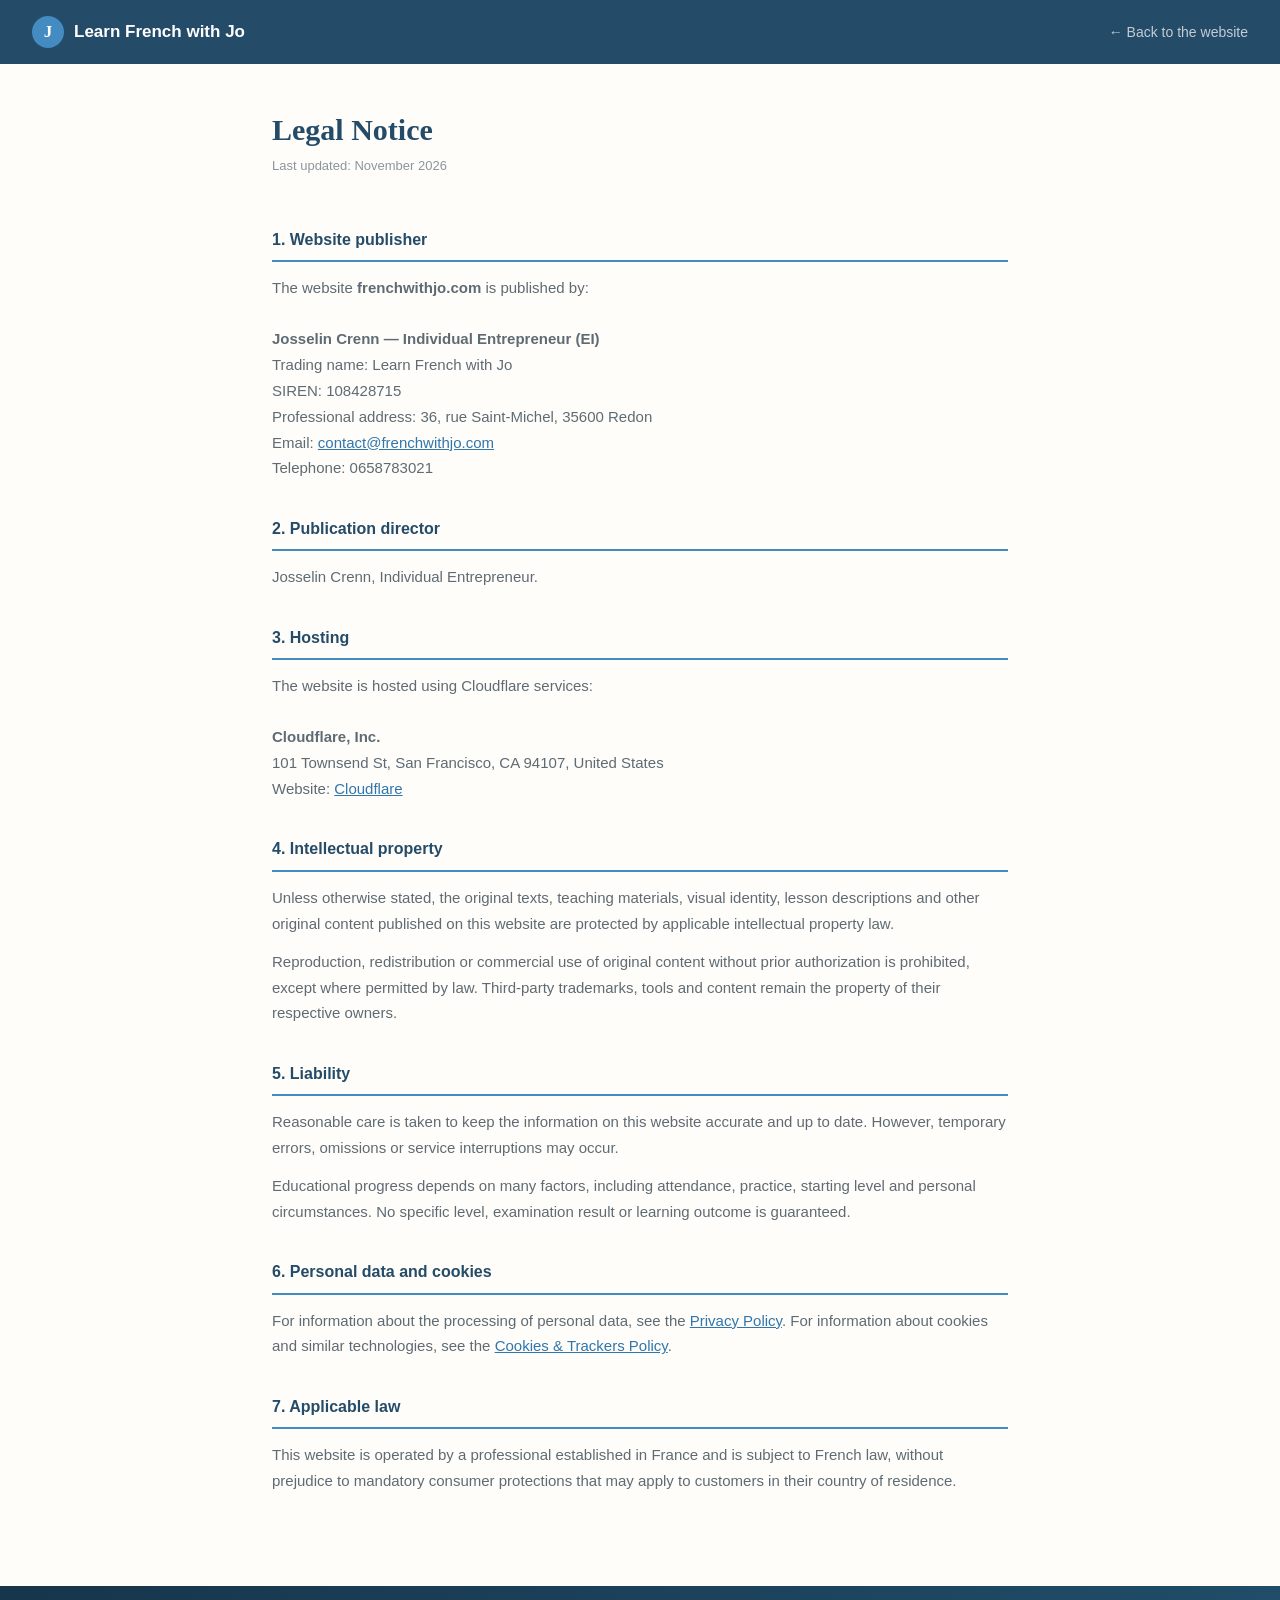
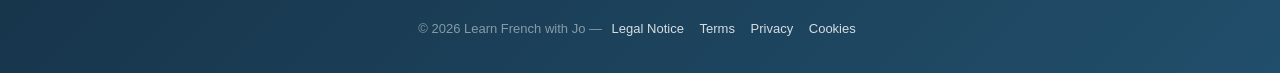
<file: legal-notice.html>
<!doctype html>
<html lang="en">
<head>
<meta charset="utf-8">
<meta name="viewport" content="width=device-width,initial-scale=1">
<title>Legal Notice — Learn French with Jo</title>
<meta name="robots" content="index,follow">

<style>
*, *::before, *::after { box-sizing: border-box; margin: 0; padding: 0; }
:root{
  --bg:#fffdf9;
  --card:#ffffff;
  --soft:#f3f8fb;
  --ink:#18242d;
  --muted:#5e6b74;
  --blue:#438bc1;
  --blue2:#2f76ad;
  --blue-soft:#e9f4fb;
  --gold:#e4a45c;
  --line:#dbe5eb;
  --dark:#244b68;
}
body {
  font-family: Arial, sans-serif;
  color: var(--ink);
  background: var(--bg);
  line-height: 1.72;
}
nav {
  background: var(--dark);
  padding: 1rem 2rem;
  display: flex;
  align-items: center;
  justify-content: space-between;
  gap: 20px;
}
.nav-logo {
  color: #fff;
  font-weight: 800;
  font-size: 17px;
  text-decoration: none;
  display: flex;
  align-items: center;
  gap: 10px;
}
.nav-logo-icon {
  width: 32px;
  height: 32px;
  background: var(--blue);
  border-radius: 50%;
  display: grid;
  place-items: center;
  color: #fff;
  font-family: Georgia, serif;
  font-weight: 700;
  font-size: 17px;
}
.back {
  color: rgba(255,255,255,.72);
  font-size: 14px;
  text-decoration: none;
}
.back:hover { color: #fff; }
.container {
  max-width: 800px;
  margin: 0 auto;
  padding: 3rem 2rem 5rem;
}
h1 {
  font-family: Georgia, serif;
  font-size: 30px;
  line-height: 1.2;
  color: var(--dark);
  margin-bottom: .45rem;
}
.updated {
  font-size: 13px;
  color: #8a969e;
  margin-bottom: 3rem;
}
h2 {
  font-size: 16px;
  font-weight: 800;
  color: var(--dark);
  margin: 2.1rem 0 .8rem;
  padding-bottom: 7px;
  border-bottom: 2px solid var(--blue);
}
h3 {
  font-size: 14px;
  font-weight: 800;
  color: var(--dark);
  margin: 1.25rem 0 .5rem;
}
p {
  font-size: 15px;
  color: var(--muted);
  margin-bottom: .78rem;
}
ul, ol {
  margin: .55rem 0 .9rem 1.4rem;
}
li {
  font-size: 15px;
  color: var(--muted);
  margin-bottom: 5px;
}
a { color: var(--blue2); }
a:hover { color: var(--dark); }
.info-box, .success-box, .warn-box {
  padding: 14px 16px;
  border-radius: 0 9px 9px 0;
  margin: 1.25rem 0;
}
.info-box {
  background: var(--blue-soft);
  border-left: 3px solid var(--blue);
}
.success-box {
  background: #eef8f3;
  border-left: 3px solid #4b9a74;
}
.warn-box {
  background: #fff4e8;
  border-left: 3px solid var(--gold);
}
.info-box p, .success-box p, .warn-box p {
  margin: 0;
  font-size: 14px;
}
table {
  width: 100%;
  border-collapse: collapse;
  margin: 1rem 0;
}
th {
  background: var(--dark);
  color: #fff;
  padding: 10px 13px;
  text-align: left;
  font-size: 13px;
}
td {
  padding: 9px 13px;
  font-size: 13px;
  color: var(--muted);
  border-bottom: 1px solid var(--line);
  vertical-align: top;
}
tr:nth-child(even) td { background: var(--soft); }
footer {
  background: linear-gradient(135deg,#17354b,#214e6b);
  padding: 2rem;
  text-align: center;
  font-size: 13px;
  color: rgba(255,255,255,.48);
}
footer a {
  color: #fff;
  opacity: .82;
  text-decoration: none;
  margin: 0 6px;
}
footer a:hover { opacity: 1; }
.placeholder {
  background:#fff4e8;
  color:#7d5325;
  padding:2px 5px;
  border-radius:4px;
  font-weight:700;
}
@media (max-width: 600px) {
  nav { padding: .9rem 1rem; align-items:flex-start; }
  .container { padding: 2rem 1.25rem 4rem; }
  h1 { font-size: 26px; }
  table { display:block; overflow-x:auto; }
  footer a { display:inline-block; margin:4px 6px; }
}
</style>

</head>
<body>

<nav>
  <a href="index.html" class="nav-logo">
    <span class="nav-logo-icon">J</span>
    <span>Learn French with Jo</span>
  </a>
  <a href="index.html" class="back">← Back to the website</a>
</nav>

<div class="container">

<h1>Legal Notice</h1>
<p class="updated">Last updated: November 2026</p>

<h2>1. Website publisher</h2>
<p>
  The website <strong>frenchwithjo.com</strong> is published by:<br><br>
  <strong>Josselin Crenn — Individual Entrepreneur (EI)</strong><br>
  Trading name: Learn French with Jo<br>
  SIREN: 108428715<br>
  Professional address: 36, rue Saint-Michel, 35600 Redon<br>
  Email: <a href="mailto:contact@frenchwithjo.com">contact@frenchwithjo.com</a><br>
  Telephone: 0658783021
</p>

<h2>2. Publication director</h2>
<p>Josselin Crenn, Individual Entrepreneur.</p>

<h2>3. Hosting</h2>
<p>
  The website is hosted using Cloudflare services:<br><br>
  <strong>Cloudflare, Inc.</strong><br>
  101 Townsend St, San Francisco, CA 94107, United States<br>
  Website: <a href="https://www.cloudflare.com" target="_blank" rel="noopener noreferrer">Cloudflare</a>
</p>

<h2>4. Intellectual property</h2>
<p>
  Unless otherwise stated, the original texts, teaching materials, visual identity, lesson descriptions
  and other original content published on this website are protected by applicable intellectual property law.
</p>
<p>
  Reproduction, redistribution or commercial use of original content without prior authorization is prohibited,
  except where permitted by law. Third-party trademarks, tools and content remain the property of their respective owners.
</p>

<h2>5. Liability</h2>
<p>
  Reasonable care is taken to keep the information on this website accurate and up to date.
  However, temporary errors, omissions or service interruptions may occur.
</p>
<p>
  Educational progress depends on many factors, including attendance, practice, starting level and personal circumstances.
  No specific level, examination result or learning outcome is guaranteed.
</p>

<h2>6. Personal data and cookies</h2>
<p>
  For information about the processing of personal data, see the
  <a href="privacy.html">Privacy Policy</a>.
  For information about cookies and similar technologies, see the
  <a href="cookies.html">Cookies & Trackers Policy</a>.
</p>

<h2>7. Applicable law</h2>
<p>
  This website is operated by a professional established in France and is subject to French law,
  without prejudice to mandatory consumer protections that may apply to customers in their country of residence.
</p>

</div>

<footer>
  © 2026 Learn French with Jo —
  <a href="legal-notice.html">Legal Notice</a>
  <a href="terms.html">Terms</a>
  <a href="privacy.html">Privacy</a>
  <a href="cookies.html">Cookies</a>
</footer>

</body>
</html>
</file>
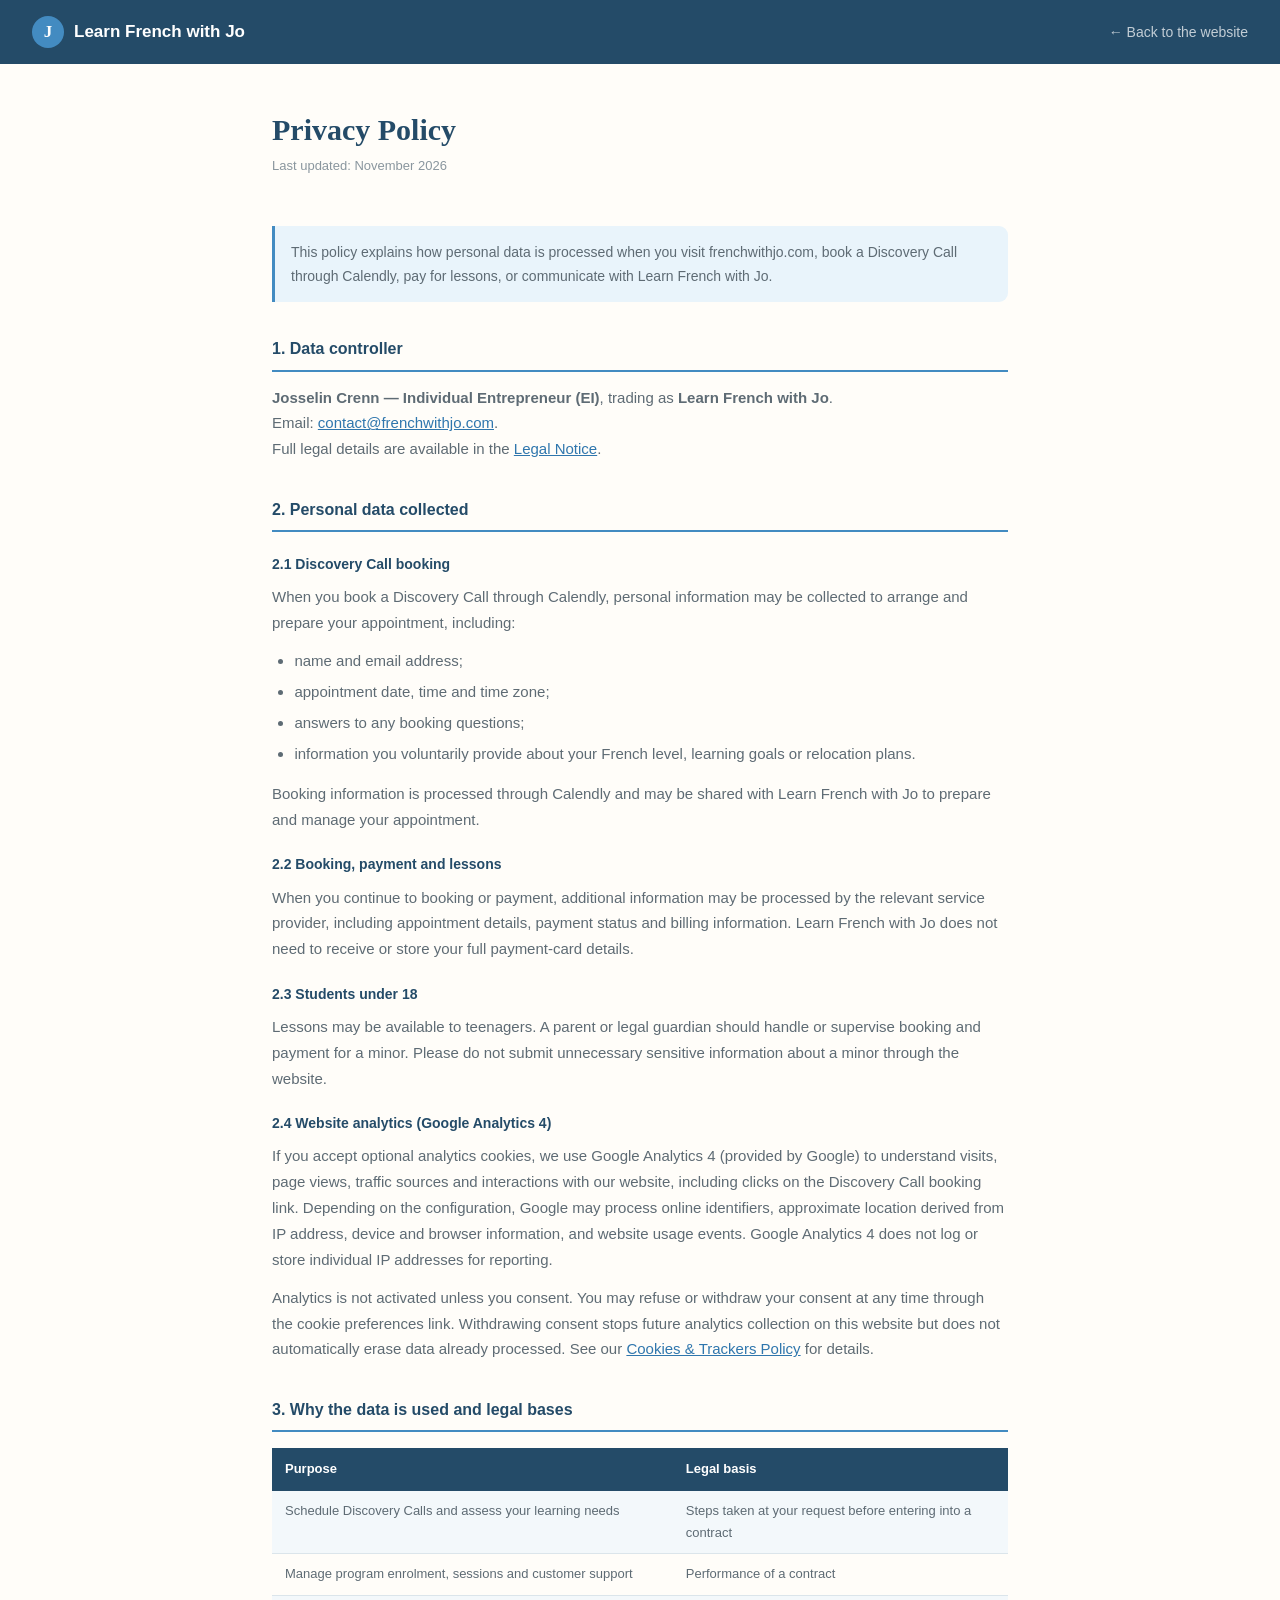
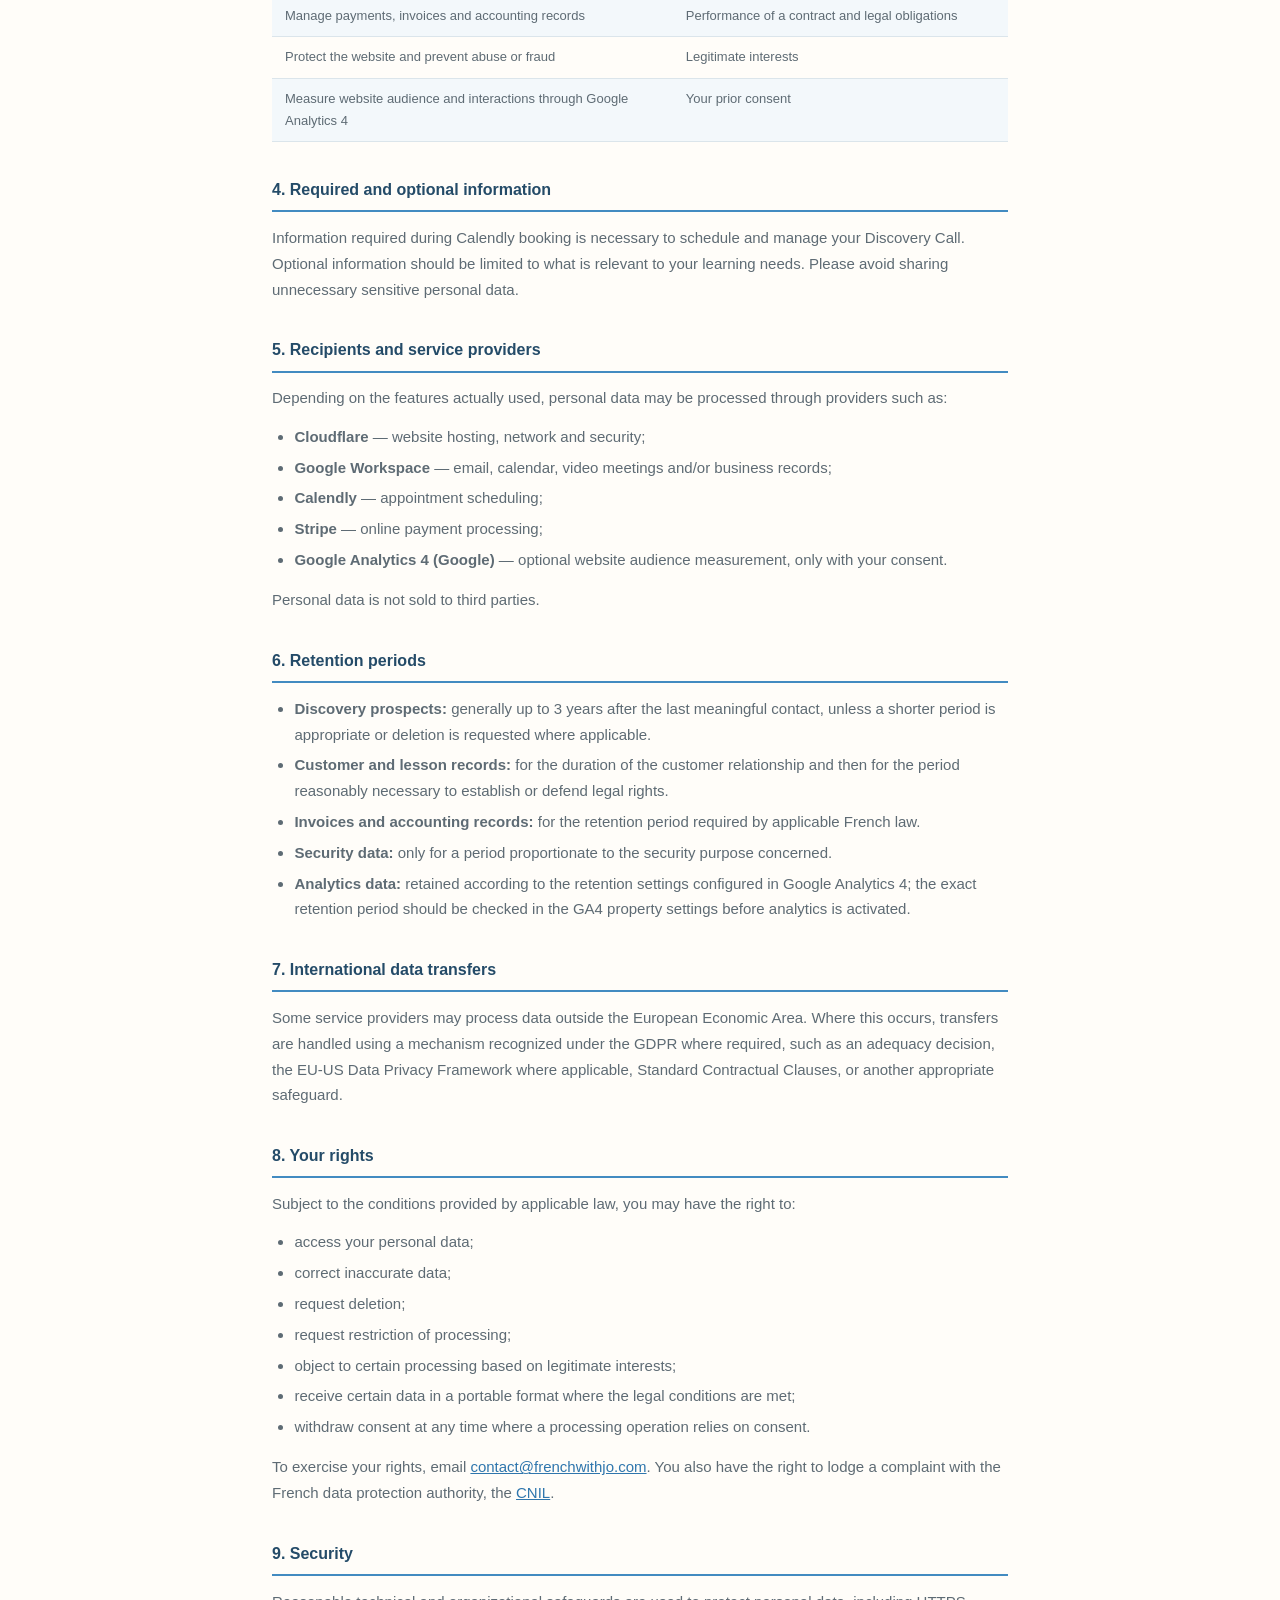
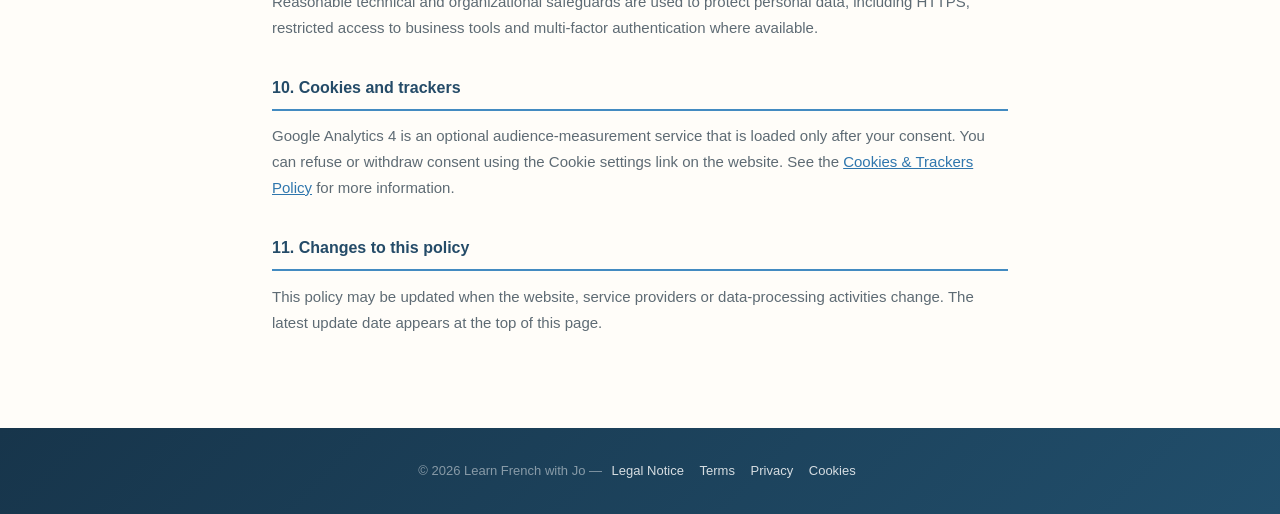
<file: privacy.html>
<!doctype html>
<html lang="en">
<head>
<meta charset="utf-8">
<meta name="viewport" content="width=device-width,initial-scale=1">
<title>Privacy Policy — Learn French with Jo</title>
<meta name="robots" content="index,follow">

<style>
*, *::before, *::after { box-sizing: border-box; margin: 0; padding: 0; }
:root{
  --bg:#fffdf9;
  --card:#ffffff;
  --soft:#f3f8fb;
  --ink:#18242d;
  --muted:#5e6b74;
  --blue:#438bc1;
  --blue2:#2f76ad;
  --blue-soft:#e9f4fb;
  --gold:#e4a45c;
  --line:#dbe5eb;
  --dark:#244b68;
}
body {
  font-family: Arial, sans-serif;
  color: var(--ink);
  background: var(--bg);
  line-height: 1.72;
}
nav {
  background: var(--dark);
  padding: 1rem 2rem;
  display: flex;
  align-items: center;
  justify-content: space-between;
  gap: 20px;
}
.nav-logo {
  color: #fff;
  font-weight: 800;
  font-size: 17px;
  text-decoration: none;
  display: flex;
  align-items: center;
  gap: 10px;
}
.nav-logo-icon {
  width: 32px;
  height: 32px;
  background: var(--blue);
  border-radius: 50%;
  display: grid;
  place-items: center;
  color: #fff;
  font-family: Georgia, serif;
  font-weight: 700;
  font-size: 17px;
}
.back {
  color: rgba(255,255,255,.72);
  font-size: 14px;
  text-decoration: none;
}
.back:hover { color: #fff; }
.container {
  max-width: 800px;
  margin: 0 auto;
  padding: 3rem 2rem 5rem;
}
h1 {
  font-family: Georgia, serif;
  font-size: 30px;
  line-height: 1.2;
  color: var(--dark);
  margin-bottom: .45rem;
}
.updated {
  font-size: 13px;
  color: #8a969e;
  margin-bottom: 3rem;
}
h2 {
  font-size: 16px;
  font-weight: 800;
  color: var(--dark);
  margin: 2.1rem 0 .8rem;
  padding-bottom: 7px;
  border-bottom: 2px solid var(--blue);
}
h3 {
  font-size: 14px;
  font-weight: 800;
  color: var(--dark);
  margin: 1.25rem 0 .5rem;
}
p {
  font-size: 15px;
  color: var(--muted);
  margin-bottom: .78rem;
}
ul, ol {
  margin: .55rem 0 .9rem 1.4rem;
}
li {
  font-size: 15px;
  color: var(--muted);
  margin-bottom: 5px;
}
a { color: var(--blue2); }
a:hover { color: var(--dark); }
.info-box, .success-box, .warn-box {
  padding: 14px 16px;
  border-radius: 0 9px 9px 0;
  margin: 1.25rem 0;
}
.info-box {
  background: var(--blue-soft);
  border-left: 3px solid var(--blue);
}
.success-box {
  background: #eef8f3;
  border-left: 3px solid #4b9a74;
}
.warn-box {
  background: #fff4e8;
  border-left: 3px solid var(--gold);
}
.info-box p, .success-box p, .warn-box p {
  margin: 0;
  font-size: 14px;
}
table {
  width: 100%;
  border-collapse: collapse;
  margin: 1rem 0;
}
th {
  background: var(--dark);
  color: #fff;
  padding: 10px 13px;
  text-align: left;
  font-size: 13px;
}
td {
  padding: 9px 13px;
  font-size: 13px;
  color: var(--muted);
  border-bottom: 1px solid var(--line);
  vertical-align: top;
}
tr:nth-child(even) td { background: var(--soft); }
footer {
  background: linear-gradient(135deg,#17354b,#214e6b);
  padding: 2rem;
  text-align: center;
  font-size: 13px;
  color: rgba(255,255,255,.48);
}
footer a {
  color: #fff;
  opacity: .82;
  text-decoration: none;
  margin: 0 6px;
}
footer a:hover { opacity: 1; }
.placeholder {
  background:#fff4e8;
  color:#7d5325;
  padding:2px 5px;
  border-radius:4px;
  font-weight:700;
}
@media (max-width: 600px) {
  nav { padding: .9rem 1rem; align-items:flex-start; }
  .container { padding: 2rem 1.25rem 4rem; }
  h1 { font-size: 26px; }
  table { display:block; overflow-x:auto; }
  footer a { display:inline-block; margin:4px 6px; }
}
</style>

</head>
<body>

<nav>
  <a href="index.html" class="nav-logo">
    <span class="nav-logo-icon">J</span>
    <span>Learn French with Jo</span>
  </a>
  <a href="index.html" class="back">← Back to the website</a>
</nav>

<div class="container">

<h1>Privacy Policy</h1>
<p class="updated">Last updated: November 2026</p>


<div class="info-box">
  <p>
    This policy explains how personal data is processed when you
    visit frenchwithjo.com, book a Discovery Call through Calendly,
    pay for lessons, or communicate with Learn French with Jo.
  </p>
</div>


<h2>1. Data controller</h2>
<p>
  <strong>Josselin Crenn — Individual Entrepreneur (EI)</strong>,
  trading as <strong>Learn French with Jo</strong>.<br>
  Email: <a href="mailto:contact@frenchwithjo.com">contact@frenchwithjo.com</a>.<br>
  Full legal details are available in the <a href="legal-notice.html">Legal Notice</a>.
</p>

<h2>2. Personal data collected</h2>

<h3>2.1 Discovery Call booking</h3>
<p>
  When you book a Discovery Call through Calendly,
  personal information may be collected to arrange
  and prepare your appointment, including:
</p>
<ul>
  <li>name and email address;</li>
  <li>appointment date, time and time zone;</li>
  <li>answers to any booking questions;</li>
  <li>information you voluntarily provide about your French level,
      learning goals or relocation plans.</li>
</ul>
<p>
  Booking information is processed through Calendly
  and may be shared with Learn French with Jo
  to prepare and manage your appointment.
</p>


<h3>2.2 Booking, payment and lessons</h3>
<p>
  When you continue to booking or payment, additional information may be processed by the relevant service provider,
  including appointment details, payment status and billing information. Learn French with Jo does not need to receive
  or store your full payment-card details.
</p>

<h3>2.3 Students under 18</h3>
<p>
  Lessons may be available to teenagers. A parent or legal guardian should handle or supervise booking and payment
  for a minor. Please do not submit unnecessary sensitive information about a minor through the website.
</p>

<h3>2.4 Website analytics (Google Analytics 4)</h3>
<p>
  If you accept optional analytics cookies, we use Google Analytics 4 (provided by Google)
  to understand visits, page views, traffic sources and interactions with our website,
  including clicks on the Discovery Call booking link. Depending on the configuration,
  Google may process online identifiers, approximate location derived from IP address,
  device and browser information, and website usage events. Google Analytics 4 does not
  log or store individual IP addresses for reporting.
</p>
<p>
  Analytics is not activated unless you consent. You may refuse or withdraw your consent
  at any time through the cookie preferences link. Withdrawing consent stops future
  analytics collection on this website but does not automatically erase data already processed.
  See our <a href="cookies.html">Cookies &amp; Trackers Policy</a> for details.
</p>

<h2>3. Why the data is used and legal bases</h2>
<table>
  <tr><th>Purpose</th><th>Legal basis</th></tr>
  <tr><td>Schedule Discovery Calls and assess your learning needs</td><td>Steps taken at your request before entering into a contract</td></tr>
  <tr><td>Manage program enrolment, sessions and customer support</td><td>Performance of a contract</td></tr>
  <tr><td>Manage payments, invoices and accounting records</td><td>Performance of a contract and legal obligations</td></tr>
  <tr><td>Protect the website and prevent abuse or fraud</td><td>Legitimate interests</td></tr>
   <tr><td>Measure website audience and interactions through Google Analytics 4</td><td>Your prior consent</td></tr>
</table>

<h2>4. Required and optional information</h2>

<p>
  Information required during Calendly booking is necessary
  to schedule and manage your Discovery Call.
  Optional information should be limited to what is relevant
  to your learning needs. Please avoid sharing unnecessary
  sensitive personal data.
</p>


<h2>5. Recipients and service providers</h2>
<p>Depending on the features actually used, personal data may be processed through providers such as:</p>
<ul>
  <li><strong>Cloudflare</strong> — website hosting, network and security;</li>
    
    <li><strong>Google Workspace</strong> — email, calendar, video meetings and/or business records;</li>
  <li><strong>Calendly</strong> — appointment scheduling;</li>
  <li><strong>Stripe</strong> — online payment processing;</li>
   <li><strong>Google Analytics 4 (Google)</strong> — optional website audience measurement, only with your consent.</li>
</ul>
<p>Personal data is not sold to third parties.</p>

<h2>6. Retention periods</h2>
<ul>
  <li><strong>Discovery prospects:</strong> generally up to 3 years after the last meaningful contact, unless a shorter period is appropriate or deletion is requested where applicable.</li>
  <li><strong>Customer and lesson records:</strong> for the duration of the customer relationship and then for the period reasonably necessary to establish or defend legal rights.</li>
  <li><strong>Invoices and accounting records:</strong> for the retention period required by applicable French law.</li>
  <li><strong>Security data:</strong> only for a period proportionate to the security purpose concerned.</li>
   <li><strong>Analytics data:</strong> retained according to the retention settings configured in Google Analytics 4; the exact retention period should be checked in the GA4 property settings before analytics is activated.</li>
</ul>

<h2>7. International data transfers</h2>
<p>
  Some service providers may process data outside the European Economic Area. Where this occurs,
  transfers are handled using a mechanism recognized under the GDPR where required, such as an adequacy decision,
  the EU-US Data Privacy Framework where applicable, Standard Contractual Clauses, or another appropriate safeguard.
</p>

<h2>8. Your rights</h2>
<p>Subject to the conditions provided by applicable law, you may have the right to:</p>
<ul>
  <li>access your personal data;</li>
  <li>correct inaccurate data;</li>
  <li>request deletion;</li>
  <li>request restriction of processing;</li>
  <li>object to certain processing based on legitimate interests;</li>
  <li>receive certain data in a portable format where the legal conditions are met;</li>
  <li>withdraw consent at any time where a processing operation relies on consent.</li>
</ul>
<p>
  To exercise your rights, email <a href="mailto:contact@frenchwithjo.com">contact@frenchwithjo.com</a>.
  You also have the right to lodge a complaint with the French data protection authority,
  the <a href="https://www.cnil.fr" target="_blank" rel="noopener noreferrer">CNIL</a>.
</p>

<h2>9. Security</h2>
<p>
  Reasonable technical and organizational safeguards are used to protect personal data,
  including HTTPS, restricted access to business tools and multi-factor authentication where available.
</p>

<h2>10. Cookies and trackers</h2>
<p>
  Google Analytics 4 is an optional audience-measurement service that is loaded only after your consent. You can refuse or withdraw consent using the Cookie settings link on the website. See the <a href="cookies.html">Cookies &amp; Trackers Policy</a> for more information.
</p>

<h2>11. Changes to this policy</h2>
<p>
  This policy may be updated when the website, service providers or data-processing activities change.
  The latest update date appears at the top of this page.
</p>

</div>

<footer>
  © 2026 Learn French with Jo —
  <a href="legal-notice.html">Legal Notice</a>
  <a href="terms.html">Terms</a>
  <a href="privacy.html">Privacy</a>
  <a href="cookies.html">Cookies</a>
</footer>

</body>
</html>
</file>
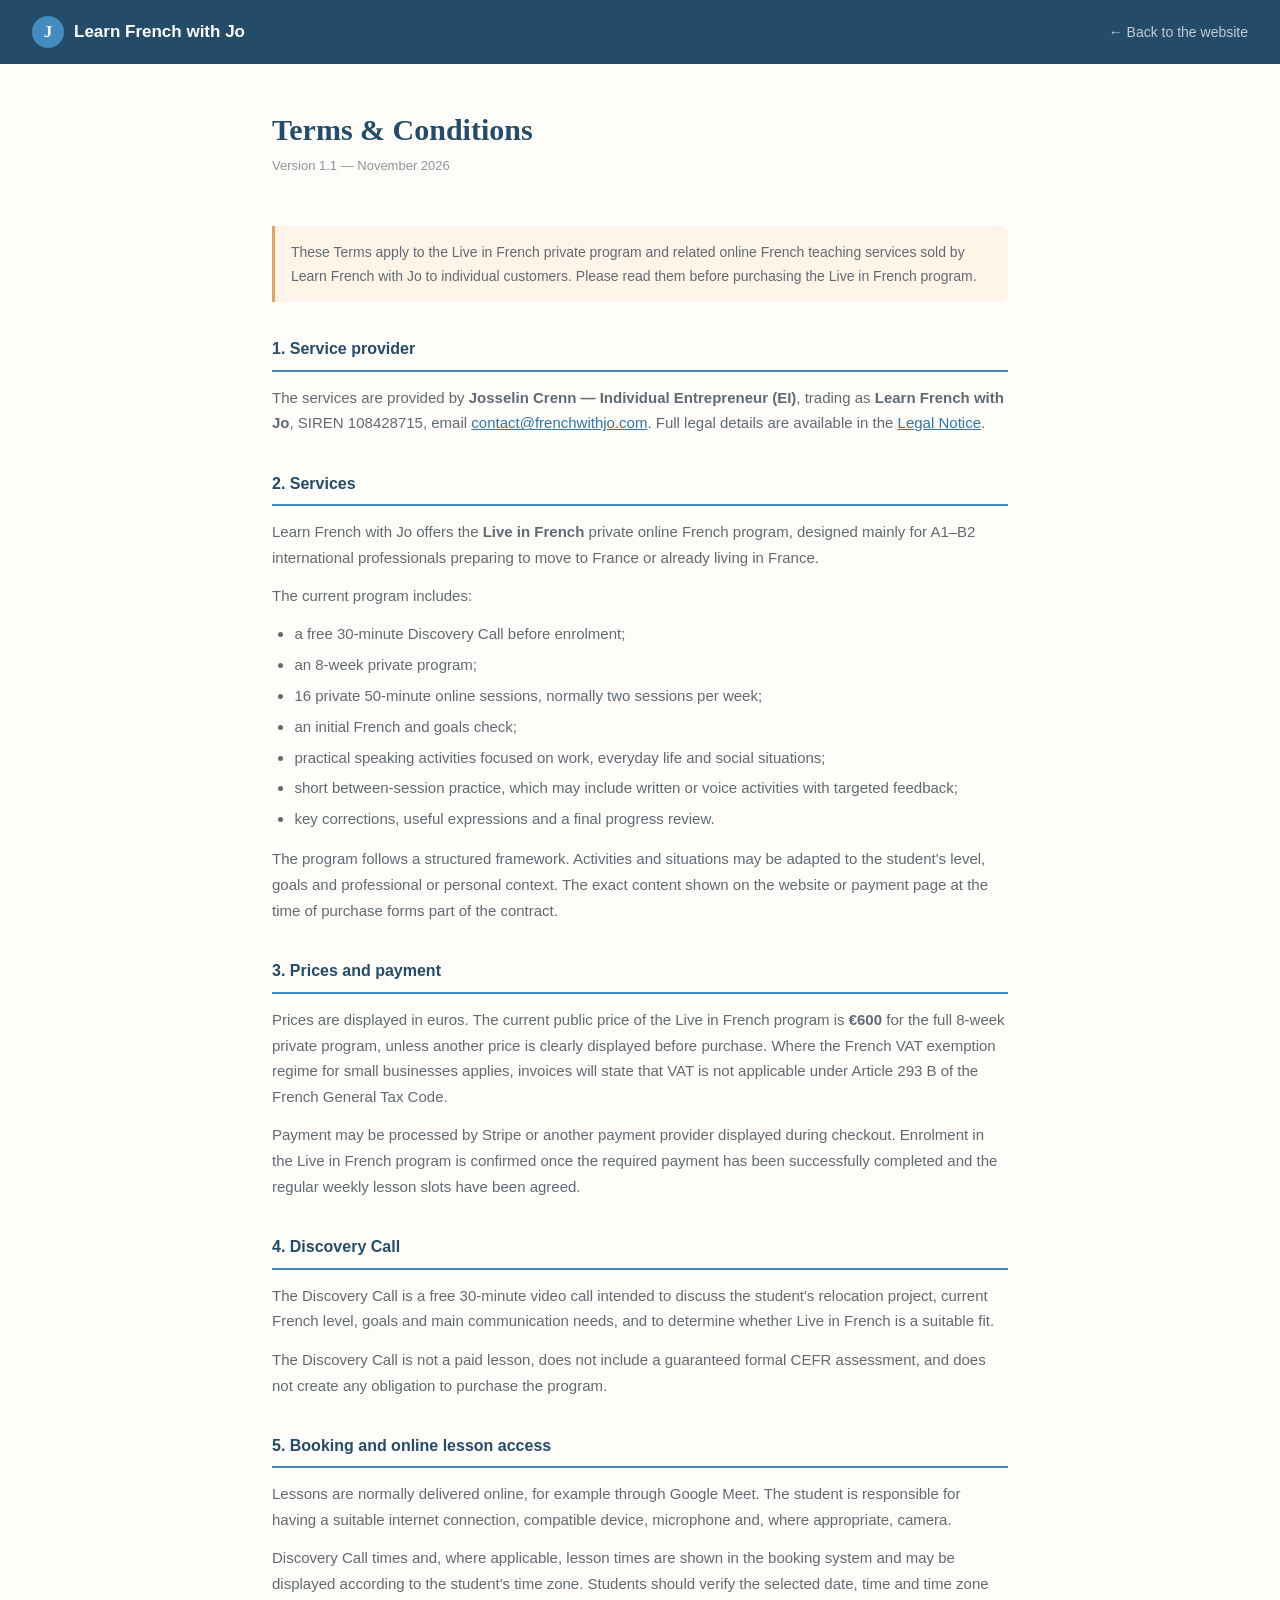
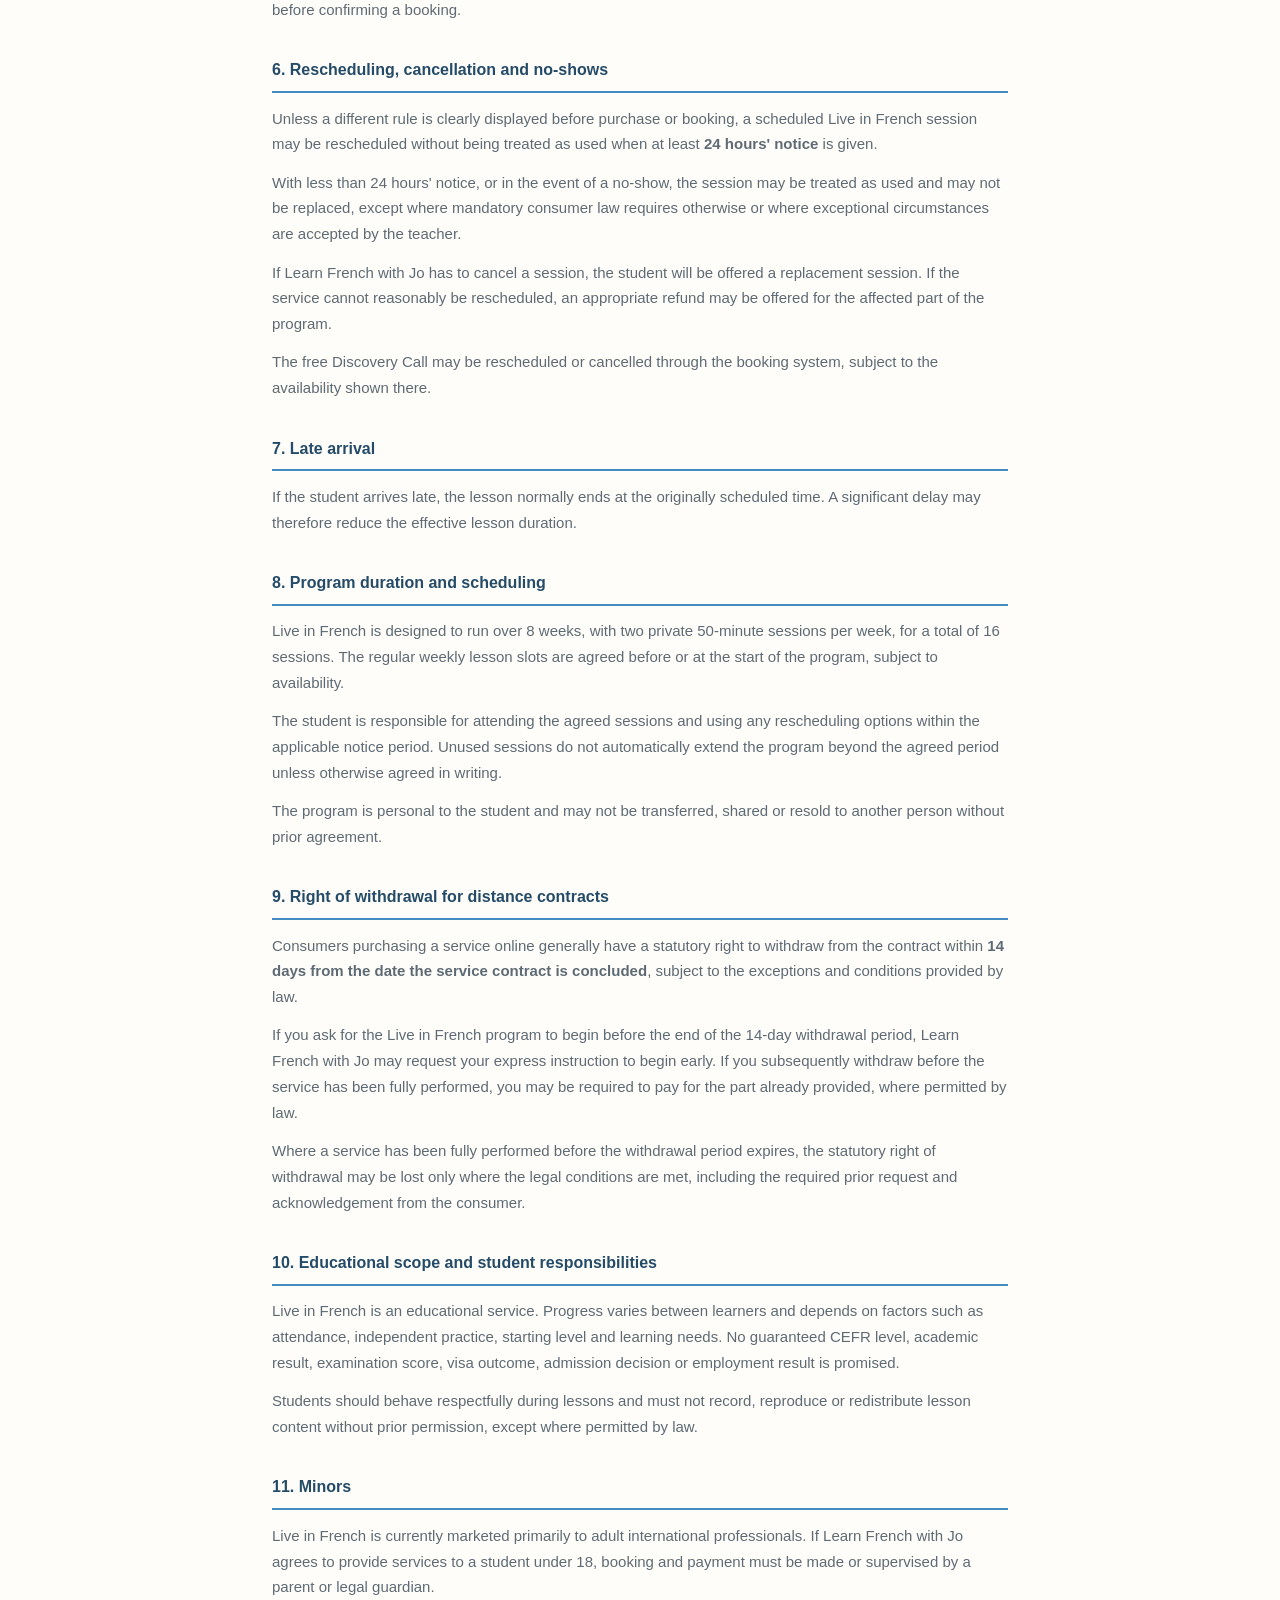
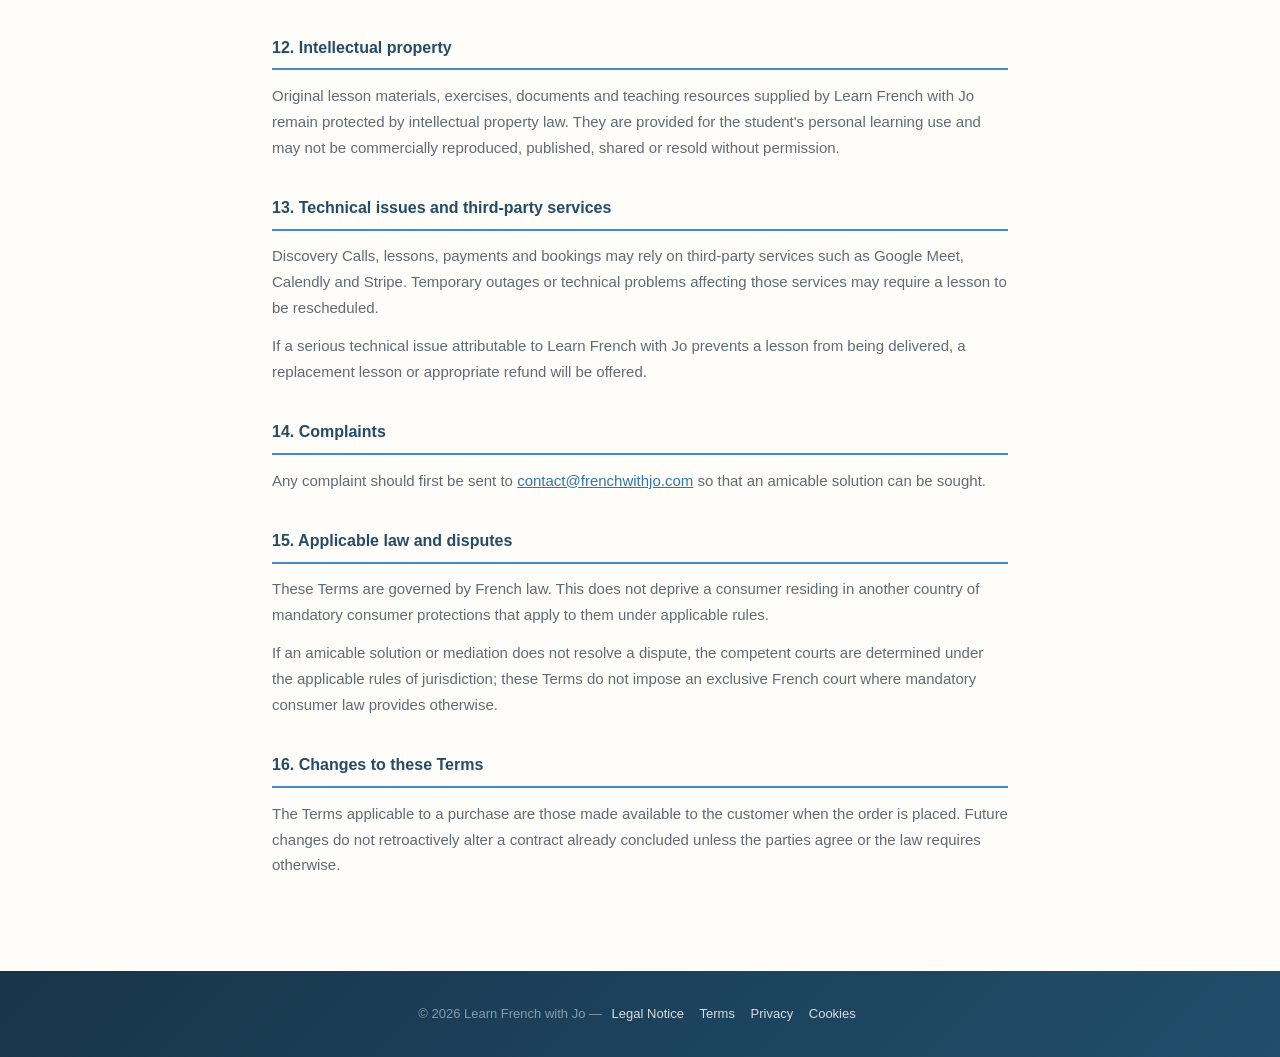
<file: terms.html>
<!doctype html>
<html lang="en">
<head>
<meta charset="utf-8">
<meta name="viewport" content="width=device-width,initial-scale=1">
<title>Terms & Conditions — Learn French with Jo</title>
<meta name="robots" content="index,follow">

<style>
*, *::before, *::after { box-sizing: border-box; margin: 0; padding: 0; }
:root{
  --bg:#fffdf9;
  --card:#ffffff;
  --soft:#f3f8fb;
  --ink:#18242d;
  --muted:#5e6b74;
  --blue:#438bc1;
  --blue2:#2f76ad;
  --blue-soft:#e9f4fb;
  --gold:#e4a45c;
  --line:#dbe5eb;
  --dark:#244b68;
}
body {
  font-family: Arial, sans-serif;
  color: var(--ink);
  background: var(--bg);
  line-height: 1.72;
}
nav {
  background: var(--dark);
  padding: 1rem 2rem;
  display: flex;
  align-items: center;
  justify-content: space-between;
  gap: 20px;
}
.nav-logo {
  color: #fff;
  font-weight: 800;
  font-size: 17px;
  text-decoration: none;
  display: flex;
  align-items: center;
  gap: 10px;
}
.nav-logo-icon {
  width: 32px;
  height: 32px;
  background: var(--blue);
  border-radius: 50%;
  display: grid;
  place-items: center;
  color: #fff;
  font-family: Georgia, serif;
  font-weight: 700;
  font-size: 17px;
}
.back {
  color: rgba(255,255,255,.72);
  font-size: 14px;
  text-decoration: none;
}
.back:hover { color: #fff; }
.container {
  max-width: 800px;
  margin: 0 auto;
  padding: 3rem 2rem 5rem;
}
h1 {
  font-family: Georgia, serif;
  font-size: 30px;
  line-height: 1.2;
  color: var(--dark);
  margin-bottom: .45rem;
}
.updated {
  font-size: 13px;
  color: #8a969e;
  margin-bottom: 3rem;
}
h2 {
  font-size: 16px;
  font-weight: 800;
  color: var(--dark);
  margin: 2.1rem 0 .8rem;
  padding-bottom: 7px;
  border-bottom: 2px solid var(--blue);
}
h3 {
  font-size: 14px;
  font-weight: 800;
  color: var(--dark);
  margin: 1.25rem 0 .5rem;
}
p {
  font-size: 15px;
  color: var(--muted);
  margin-bottom: .78rem;
}
ul, ol {
  margin: .55rem 0 .9rem 1.4rem;
}
li {
  font-size: 15px;
  color: var(--muted);
  margin-bottom: 5px;
}
a { color: var(--blue2); }
a:hover { color: var(--dark); }
.info-box, .success-box, .warn-box {
  padding: 14px 16px;
  border-radius: 0 9px 9px 0;
  margin: 1.25rem 0;
}
.info-box {
  background: var(--blue-soft);
  border-left: 3px solid var(--blue);
}
.success-box {
  background: #eef8f3;
  border-left: 3px solid #4b9a74;
}
.warn-box {
  background: #fff4e8;
  border-left: 3px solid var(--gold);
}
.info-box p, .success-box p, .warn-box p {
  margin: 0;
  font-size: 14px;
}
table {
  width: 100%;
  border-collapse: collapse;
  margin: 1rem 0;
}
th {
  background: var(--dark);
  color: #fff;
  padding: 10px 13px;
  text-align: left;
  font-size: 13px;
}
td {
  padding: 9px 13px;
  font-size: 13px;
  color: var(--muted);
  border-bottom: 1px solid var(--line);
  vertical-align: top;
}
tr:nth-child(even) td { background: var(--soft); }
footer {
  background: linear-gradient(135deg,#17354b,#214e6b);
  padding: 2rem;
  text-align: center;
  font-size: 13px;
  color: rgba(255,255,255,.48);
}
footer a {
  color: #fff;
  opacity: .82;
  text-decoration: none;
  margin: 0 6px;
}
footer a:hover { opacity: 1; }
.placeholder {
  background:#fff4e8;
  color:#7d5325;
  padding:2px 5px;
  border-radius:4px;
  font-weight:700;
}
@media (max-width: 600px) {
  nav { padding: .9rem 1rem; align-items:flex-start; }
  .container { padding: 2rem 1.25rem 4rem; }
  h1 { font-size: 26px; }
  table { display:block; overflow-x:auto; }
  footer a { display:inline-block; margin:4px 6px; }
}
</style>

</head>
<body>

<nav>
  <a href="index.html" class="nav-logo">
    <span class="nav-logo-icon">J</span>
    <span>Learn French with Jo</span>
  </a>
  <a href="index.html" class="back">← Back to the website</a>
</nav>

<div class="container">

<h1>Terms & Conditions</h1>
<p class="updated">Version 1.1 — November 2026</p>

<div class="warn-box">
  <p>
    These Terms apply to the Live in French private program and related online French teaching services sold by Learn French with Jo to individual customers.
    Please read them before purchasing the Live in French program.
  </p>
</div>

<h2>1. Service provider</h2>
<p>
The services are provided by
<strong>Josselin Crenn — Individual Entrepreneur (EI)</strong>,
trading as <strong>Learn French with Jo</strong>,
SIREN 108428715,
email <a href="mailto:contact@frenchwithjo.com">contact@frenchwithjo.com</a>.
  Full legal details are available in the <a href="legal-notice.html">Legal Notice</a>.
</p>

<h2>2. Services</h2>
<p>
  Learn French with Jo offers the <strong>Live in French</strong> private online French program,
  designed mainly for A1–B2 international professionals preparing to move to France or already living in France.
</p>
<p>The current program includes:</p>
<ul>
  <li>a free 30-minute Discovery Call before enrolment;</li>
  <li>an 8-week private program;</li>
  <li>16 private 50-minute online sessions, normally two sessions per week;</li>
  <li>an initial French and goals check;</li>
  <li>practical speaking activities focused on work, everyday life and social situations;</li>
  <li>short between-session practice, which may include written or voice activities with targeted feedback;</li>
  <li>key corrections, useful expressions and a final progress review.</li>
</ul>
<p>
  The program follows a structured framework. Activities and situations may be adapted to the student's level,
  goals and professional or personal context. The exact content shown on the website or payment page at the time
  of purchase forms part of the contract.
</p>

<h2>3. Prices and payment</h2>
<p>
  Prices are displayed in euros. The current public price of the Live in French program is <strong>€600</strong>
  for the full 8-week private program, unless another price is clearly displayed before purchase.
  Where the French VAT exemption regime for small businesses applies, invoices will state that VAT is not applicable
  under Article 293 B of the French General Tax Code.
</p>
<p>
  Payment may be processed by Stripe or another payment provider displayed during checkout.
  Enrolment in the Live in French program is confirmed once the required payment has been successfully completed
  and the regular weekly lesson slots have been agreed.
</p>

<h2>4. Discovery Call</h2>
<p>
  The Discovery Call is a free 30-minute video call intended to discuss the student's relocation project,
  current French level, goals and main communication needs, and to determine whether Live in French is a suitable fit.
</p>
<p>
  The Discovery Call is not a paid lesson, does not include a guaranteed formal CEFR assessment,
  and does not create any obligation to purchase the program.
</p>

<h2>5. Booking and online lesson access</h2>
<p>
  Lessons are normally delivered online, for example through Google Meet.
  The student is responsible for having a suitable internet connection, compatible device, microphone and,
  where appropriate, camera.
</p>
<p>
  Discovery Call times and, where applicable, lesson times are shown in the booking system and may be displayed according
  to the student's time zone. Students should verify the selected date, time and time zone before confirming a booking.
</p>

<h2>6. Rescheduling, cancellation and no-shows</h2>
<p>
  Unless a different rule is clearly displayed before purchase or booking, a scheduled Live in French session may be
  rescheduled without being treated as used when at least <strong>24 hours' notice</strong> is given.
</p>
<p>
  With less than 24 hours' notice, or in the event of a no-show, the session may be treated as used and may not be replaced,
  except where mandatory consumer law requires otherwise or where exceptional circumstances are accepted by the teacher.
</p>
<p>
  If Learn French with Jo has to cancel a session, the student will be offered a replacement session.
  If the service cannot reasonably be rescheduled, an appropriate refund may be offered for the affected part of the program.
</p>
<p>
  The free Discovery Call may be rescheduled or cancelled through the booking system, subject to the availability shown there.
</p>

<h2>7. Late arrival</h2>
<p>
  If the student arrives late, the lesson normally ends at the originally scheduled time.
  A significant delay may therefore reduce the effective lesson duration.
</p>

<h2>8. Program duration and scheduling</h2>
<p>
  Live in French is designed to run over 8 weeks, with two private 50-minute sessions per week, for a total of 16 sessions.
  The regular weekly lesson slots are agreed before or at the start of the program, subject to availability.
</p>
<p>
  The student is responsible for attending the agreed sessions and using any rescheduling options within the applicable notice period.
  Unused sessions do not automatically extend the program beyond the agreed period unless otherwise agreed in writing.
</p>
<p>
  The program is personal to the student and may not be transferred, shared or resold to another person without prior agreement.
</p>

<h2>9. Right of withdrawal for distance contracts</h2>
<p>
  Consumers purchasing a service online generally have a statutory right to withdraw from the contract within
  <strong>14 days from the date the service contract is concluded</strong>, subject to the exceptions and conditions provided by law.
</p>
<p>
  If you ask for the Live in French program to begin before the end of the 14-day withdrawal period,
  Learn French with Jo may request your express instruction to begin early.
  If you subsequently withdraw before the service has been fully performed, you may be required to pay for the part
  already provided, where permitted by law.
</p>
<p>
  Where a service has been fully performed before the withdrawal period expires,
  the statutory right of withdrawal may be lost only where the legal conditions are met,
  including the required prior request and acknowledgement from the consumer.
</p>


<h2>10. Educational scope and student responsibilities</h2>
<p>
  Live in French is an educational service. Progress varies between learners and depends on factors such as attendance,
  independent practice, starting level and learning needs. No guaranteed CEFR level, academic result, examination score,
  visa outcome, admission decision or employment result is promised.
</p>
<p>
  Students should behave respectfully during lessons and must not record, reproduce or redistribute lesson content
  without prior permission, except where permitted by law.
</p>

<h2>11. Minors</h2>
<p>
  Live in French is currently marketed primarily to adult international professionals. If Learn French with Jo agrees to provide
  services to a student under 18, booking and payment must be made or supervised by a parent or legal guardian.
</p>

<h2>12. Intellectual property</h2>
<p>
  Original lesson materials, exercises, documents and teaching resources supplied by Learn French with Jo remain protected
  by intellectual property law. They are provided for the student's personal learning use and may not be commercially reproduced,
  published, shared or resold without permission.
</p>

<h2>13. Technical issues and third-party services</h2>
<p>
  Discovery Calls, lessons, payments and bookings may rely on third-party services such as Google Meet, Calendly and Stripe.
  Temporary outages or technical problems affecting those services may require a lesson to be rescheduled.
</p>
<p>
  If a serious technical issue attributable to Learn French with Jo prevents a lesson from being delivered,
  a replacement lesson or appropriate refund will be offered.
</p>

<h2>14. Complaints</h2>
<p>
  Any complaint should first be sent to
  <a href="mailto:contact@frenchwithjo.com">contact@frenchwithjo.com</a>
  so that an amicable solution can be sought.
</p>

<!-- <h2>15. Consumer mediation</h2> 
<p>
  French consumer law requires a professional selling services to consumers to provide access to an approved consumer mediator.
  The approved consumer mediator selected by Learn French with Jo must be inserted here before commercial launch:
</p>
<div class="warn-box">
  <p>
    <strong>Consumer mediator:</strong>
    <span class="placeholder">[MEDIATOR NAME]</span><br>
    <strong>Postal address:</strong>
    <span class="placeholder">[MEDIATOR ADDRESS]</span><br>
    <strong>Website:</strong>
    <span class="placeholder">[MEDIATOR WEBSITE]</span>
  </p>
</div>
<p>
  A consumer may refer a dispute to the designated mediator after first making a written complaint directly to Learn French with Jo
  and where the conditions for mediation are met.
</p> -->

<h2>15. Applicable law and disputes</h2>
<p>
  These Terms are governed by French law. This does not deprive a consumer residing in another country of mandatory consumer
  protections that apply to them under applicable rules.
</p>
<p>
  If an amicable solution or mediation does not resolve a dispute, the competent courts are determined under the applicable
  rules of jurisdiction; these Terms do not impose an exclusive French court where mandatory consumer law provides otherwise.
</p>

<h2>16. Changes to these Terms</h2>
<p>
  The Terms applicable to a purchase are those made available to the customer when the order is placed.
  Future changes do not retroactively alter a contract already concluded unless the parties agree or the law requires otherwise.
</p>

</div>

<footer>
  © 2026 Learn French with Jo —
  <a href="legal-notice.html">Legal Notice</a>
  <a href="terms.html">Terms</a>
  <a href="privacy.html">Privacy</a>
  <a href="cookies.html">Cookies</a>
</footer>

</body>
</html>
</file>
<file: style.css>
/* =========================================================
   Learn French with Jo — Production stylesheet
   Consolidated from previous V5/V6/V7/V8 overrides.
   No duplicate selectors; current visual direction preserved.
   ========================================================= */

html{
  font-size:16px;
  scroll-behavior:smooth;
}

:root{
  --bg:#fffdf9;
  --card:#ffffff;
  --soft:#f3f8fb;
  --ink:#18242d;
  --muted:#5e6b74;

  --green:#2f6ea5;
  --green2:#245a89;
  --blue:#438bc1;
  --blue2:#2f76ad;
  --blue-soft:#e9f4fb;

  --gold:#e4a45c;
  --line:#dbe5eb;
  --dark:#244b68;

  --radius:22px;
  --shadow:0 18px 50px rgba(39,88,124,.10);
  --shadow-hover:0 24px 65px rgba(39,88,124,.17);
}

*,
*::before,
*::after{
  box-sizing:border-box;
}

body{
  margin:0;
  background:linear-gradient(180deg,#fffdf9 0%,#ffffff 42%,#fbfdff 100%);
  color:var(--ink);
  font:1.125rem/1.72 Arial,sans-serif;
}

a{
  color:inherit;
  text-decoration:none;
}

.container{
  width:min(1180px,calc(100% - 44px));
  margin:auto;
}

/* ---------- Header / navigation ---------- */

header{
  position:sticky;
  top:0;
  z-index:20;
  border-bottom:1px solid var(--line);
  backdrop-filter:blur(14px);
}

.site-header{
  background:rgba(255,253,249,.92);
  box-shadow:0 6px 24px rgba(32,72,100,.04);
}

.nav{
  min-height:80px;
  display:flex;
  align-items:center;
  justify-content:space-between;
  gap:28px;
}

.brand{
  display:flex;
  align-items:center;
  gap:10px;
  min-width:0;
  white-space:nowrap;
  font-size:1.6rem;
  font-weight:800;
}

.brand-logo {
  width: 40px;
  height: 40px;
  object-fit: contain;
  flex-shrink: 0;
}

.links{
  margin-left:auto;
  display:flex;
  gap:25px;
}

.links a{
  position:relative;
  color:var(--muted);
  font-size:1rem;
  font-weight:700;
  transition:color .22s ease;
}

.links a::after{
  content:"";
  position:absolute;
  left:0;
  bottom:-7px;
  width:0;
  height:2px;
  border-radius:10px;
  background:var(--blue);
  transition:width .22s ease;
}

.links a:hover{
  color:var(--blue);
}

.links a:hover::after{
  width:100%;
}

/* ---------- Buttons ---------- */

.btn{
  display:inline-flex;
  justify-content:center;
  align-items:center;
  padding:14px 23px;
  border:1px solid transparent;
  border-radius:999px;
  box-shadow:0 7px 18px rgba(43,100,142,.08);
  font-size:.9375rem;
  font-weight:800;
  transition:
    transform .2s ease,
    box-shadow .2s ease,
    background .2s ease,
    border-color .2s ease,
    color .2s ease;
}

.btn:hover{
  transform:translateY(-3px);
  box-shadow:0 13px 28px rgba(43,100,142,.18);
}

.btn:active{
  transform:translateY(-1px);
}

.primary{
  background:linear-gradient(135deg,var(--blue),#5aa1d1);
  color:#fff;
}

.primary:hover{
  background:linear-gradient(135deg,var(--blue2),var(--blue));
}

.ghost{
  border-color:var(--line);
  background:rgba(255,255,255,.72);
}

.ghost:hover{
  border-color:var(--blue);
  background:#fff;
  color:var(--blue);
}

.full{
  width:100%;
}

.header-cta{
  flex:0 0 auto;
  white-space:nowrap;
}

.cta-short{
  display:none;
}

/* ---------- Shared typography / section structure ---------- */

section{
  padding:95px 0;
}

.section{
  padding:102px 0;
}

.soft{
  background:var(--soft);
}

.dark{
  background:linear-gradient(135deg,#234a67,#2d5b7b);
  color:#fff;
}

.eyebrow{
  margin-bottom:12px;
  color:var(--green);
  font-size:2rem;
  font-weight:900;
  letter-spacing:.16em;
}

.dark .eyebrow,
.cta-box .eyebrow{
  color:#efc18c;
}

h1,
h2,
h3{
  margin-top:0;
  line-height:1.12;
}

.heading{
  max-width:840px;
  margin-bottom:44px;
}

.heading h2,
.about h2,
.split h2{
  margin-bottom:14px;
  font-family:Georgia,serif;
  font-size:clamp(2.3rem,4vw,3.3rem);
  letter-spacing:-.035em;
}

.heading p{
  color:var(--muted);
  font-size:1.25rem;
  line-height:1.65;
}

.dark .heading p{
  color:rgba(255,255,255,.72);
}

.large{
  color:var(--muted);
  font-size:1.375rem;
}

/* ---------- Hero ---------- */

.hero{
  position:relative;
  overflow:hidden;
  padding:112px 0 98px;
}

.hero::before{
  content:"";
  position:absolute;
  top:-180px;
  right:-100px;
  width:440px;
  height:440px;
  border-radius:50%;
  background:radial-gradient(circle,rgba(86,162,211,.16),rgba(86,162,211,0) 70%);
  pointer-events:none;
}

.hero::after{
  content:"";
  position:absolute;
  bottom:-180px;
  left:-80px;
  width:330px;
  height:330px;
  border-radius:50%;
  background:radial-gradient(circle,rgba(228,164,92,.10),rgba(228,164,92,0) 70%);
  pointer-events:none;
}

.hero-simple{
  position:relative;
  z-index:1;
  max-width:960px;
  margin:0 auto;
  text-align:center;
}

.hero-simple>div{
  max-width:900px;
  margin:auto;
}

.hero-simple h1{
  margin-bottom:28px;
  font-family:Georgia,serif;
  font-size:clamp(3.2rem,6vw,4.8rem);
  line-height:1.03;
  letter-spacing:-.045em;
}

.hero-simple h1 em{
  color:var(--green);
  font-style:normal;
}

.hero-simple .lead{
  max-width:820px;
  margin:0 auto;
  color:var(--muted);
  font-size:1.4375rem;
  line-height:1.6;
}

.hero-simple .actions{
  justify-content:center;
  margin-top:34px;
}

.hero-simple .trust{
  justify-content:center;
  margin-top:30px;
  font-size:1rem;
}

.hero .eyebrow{
  margin-bottom:32px;
}

.actions{
  display:flex;
  gap:12px;
  flex-wrap:wrap;
  margin-top:28px;
}

.trust{
  display:flex;
  gap:20px;
  flex-wrap:wrap;
  margin-top:27px;
  color:var(--muted);
  font-size:.875rem;
}

.hero-card{
  overflow:hidden;
  border:1px solid var(--line);
  border-radius:30px;
  background:#fff;
  box-shadow:var(--shadow);
}

.photo{
  height:285px;
  display:grid;
  place-items:center;
  background:linear-gradient(135deg,#dbe4e0,#eee4da);
  color:#6b7471;
  font-size:.75rem;
  font-weight:900;
  letter-spacing:.12em;
}

.preview{
  padding:29px;
}

.preview h2{
  font-family:Georgia,serif;
  font-size:1.875rem;
}

.preview ul{
  margin:20px 0 0;
  padding:0;
  display:grid;
  gap:12px;
  list-style:none;
}

.preview li span{
  margin-right:9px;
  color:var(--gold);
  font-weight:900;
}

/* ---------- Feature strip ---------- */

.strip{
  background:linear-gradient(110deg,#397dae,#5b9dc8);
  color:#fff;
}

.strip-grid{
  display:grid;
  grid-template-columns:repeat(4,1fr);
}

.strip-grid div{
  padding:29px 22px;
  border-right:1px solid rgba(255,255,255,.18);
  transition:background .2s ease;
}

.strip-grid div:hover{
  background:rgba(255,255,255,.09);
}

.strip strong,
.strip span{
  display:block;
}

.strip strong{
  font-size:1.125rem;
}

.strip span{
  color:rgba(255,255,255,.7);
  font-size:.9rem;
}

/* ---------- Cards / services ---------- */

.grid6{
  display:grid;
  grid-template-columns:repeat(3,1fr);
  gap:17px;
}

.grid3{
  display:grid;
  grid-template-columns:repeat(3,1fr);
  gap:18px;
}

.card{
  padding:25px;
  border:1px solid var(--line);
  border-radius:var(--radius);
  background:#fff;
  transition:transform .22s ease,box-shadow .22s ease,border-color .22s ease;
}

.card:hover{
  transform:translateY(-7px);
  border-color:#bfd7e6;
  box-shadow:var(--shadow-hover);
}

.card .icon{
  margin-bottom:22px;
  font-size:1.75rem;
  transition:transform .22s ease;
}

.card:hover .icon{
  transform:translateY(-3px) scale(1.08);
}

.card h3{
  margin-bottom:8px;
  font-size:1.5rem;
}

.card p{
  margin:0;
  color:var(--muted);
  font-size:1.0625rem;
}

.service-card{
  min-height:250px;
}

.program-line{
  margin:32px 0 0;
  color:var(--dark);
  font-family:Georgia,serif;
  font-size:1.45rem;
  text-align:center;
}

#speaking-challenges {
  padding-bottom: 0px;
}

.challenges-conclusion {
  width: 100%;
  max-width: none;
  margin: 24px 0 0;
  color: var(--muted);
  font-size: 1.25rem;
  line-height: 1.7;
}

/* ---------- Method ---------- */

.method{
  display:grid;
  grid-template-columns:repeat(4,1fr);
  gap:15px;
}

.method article{
  min-height:195px;
  padding:24px;
  border:1px solid rgba(255,255,255,.15);
  border-radius:20px;
  transition:transform .22s ease,background .22s ease,border-color .22s ease;
}

.method article:hover{
  transform:translateY(-5px);
  border-color:rgba(255,255,255,.28);
  background:rgba(255,255,255,.055);
}

.method b{
  color:#efc18c;
  font-size:.95rem;
}

.method h3{
  margin:28px 0 10px;
  font-size:1.1875rem;
}

.method p{
  color:rgba(255,255,255,.7);
  font-size:.98rem;
}

.method-note{
  margin-top:30px;
  padding:22px 24px;
  border:1px solid rgba(255,255,255,.16);
  border-radius:18px;
  background:rgba(255,255,255,.04);
}

.method-note p{
  margin:0;
  color:rgba(255,255,255,.82);
  font-size:1.05rem;
}

/* Legacy timeline hidden in current version */
.timeline{
  display:none!important;
}

.timeline-intro{
  max-width:900px;
  margin-top:40px;
  color:rgba(255,255,255,.82)!important;
  font-size:1.0625rem!important;
  line-height:1.7!important;
}

.lesson-flow{
  margin-top:28px;
  display:grid;
  grid-template-columns:1fr 1fr;
  gap:16px;
}

.lesson-stage{
  display:grid;
  grid-template-columns:110px 1fr;
  gap:20px;
  align-items:start;
  padding:23px 24px;
  border:1px solid rgba(255,255,255,.17);
  border-radius:18px;
  background:rgba(255,255,255,.04);
  transition:.22s ease;
}

.lesson-stage:hover{
  transform:translateY(-4px);
  border-color:rgba(255,255,255,.29);
  background:rgba(255,255,255,.07);
}

.lesson-stage-main{
  border-color:rgba(239,193,140,.4);
  background:rgba(239,193,140,.12);
}

.lesson-time{
  color:#efc18c;
  font-size:.9375rem;
  font-weight:900;
  white-space:nowrap;
}

.lesson-stage h3{
  margin:0 0 8px;
  font-size:1.3125rem;
}

.lesson-stage p{
  margin:0;
  color:rgba(255,255,255,.8);
  font-size:1rem;
  line-height:1.55;
}

/* ---------- Included / split sections ---------- */

.split{
  display:grid;
  grid-template-columns:1fr 1fr;
  gap:65px;
  align-items:center;
}

.included-split{
  align-items:start;
}

.checks{
  padding:16px 27px;
  border:1px solid var(--line);
  border-radius:24px;
  background:#fff;
  box-shadow:var(--shadow);
  transition:transform .22s ease,box-shadow .22s ease,border-color .22s ease;
}

.checks:hover,
.intensive-box:hover{
  border-color:#bfd7e6;
  box-shadow:var(--shadow-hover);
}

.checks div{
  padding:15px 0;
  display:grid;
  gap:3px;
  border-bottom:1px solid var(--line);
  font-size:1.0625rem;
  font-weight:700;
  transition:padding-left .2s ease,color .2s ease;
}

.checks div:last-child{
  border-bottom:0;
}

.checks div:hover{
  padding-left:7px;
  color:var(--blue);
}

.checks div strong{
  color:var(--ink);
}

.checks div span{
  color:var(--muted);
  font-size:.96rem;
  font-weight:400;
}

/* ---------- Pricing ---------- */

.pricing{
  display:grid;
  grid-template-columns:repeat(4,1fr);
  gap:16px;
}

.pricing-two{
  max-width:860px;
  margin:0 auto;
  grid-template-columns:repeat(2,minmax(0,1fr));
}

.price-card{
  position:relative;
  padding:27px;
  display:flex;
  flex-direction:column;
  border:1px solid var(--line);
  border-radius:24px;
  background:#fff;
  transition:transform .22s ease,box-shadow .22s ease,border-color .22s ease;
}

.pricing-two .price-card{
  min-height:100%;
}

.price-card:hover{
  transform:translateY(-7px);
  border-color:#b9d4e4;
  box-shadow:var(--shadow-hover);
}

.price-card.featured{
  transform:translateY(-7px);
  border:2px solid var(--green);
  box-shadow:var(--shadow);
}

.price-card.featured:hover{
  transform:translateY(-12px);
}

.tag{
  color:var(--green);
  font-size:.6875rem;
  font-weight:900;
  letter-spacing:.14em;
}

.price-card h3{
  margin:9px 0;
  font-size:1.75rem;
}

.price{
  font-size:2.6875rem;
  font-weight:900;
}

.price small{
  display:block;
  color:var(--muted);
  font-size:.8125rem;
}

.price-card p{
  flex:1;
  color:var(--muted);
  font-size:1.0625rem;
}

.popular{
  position:absolute;
  top:15px;
  right:15px;
  padding:6px 10px;
  border-radius:999px;
  background:var(--green);
  color:#fff;
  font-size:.625rem;
  font-weight:900;
}

.fine{
  font-size:.9375rem!important;
}

/* ---------- About ---------- */

.about{
  display:grid;
  grid-template-columns:380px 1fr;
  gap:70px;
  align-items:center;
}

.teacher-photo{
  width:100%;
  aspect-ratio:4 / 5;
  overflow:hidden;
  border-radius:24px;
}

.teacher-photo img{
  width:100%;
  height:100%;
  display:block;
  object-fit:cover;
  object-position:center;
}

.about-content{
  min-width:0;
}

.about-content .eyebrow{
  margin-bottom:16px;
}

.about-content h2{
  margin-bottom:22px;
}

.about p{
  font-size:1.125rem;
}

.about .large{
  font-size:1.375rem;
}

.badges{
  margin-top:22px;
  display:flex;
  gap:8px;
  flex-wrap:wrap;
}

.badges span{
  padding:7px 11px;
  border:1px solid var(--line);
  border-radius:999px;
  background:#fff;
  font-size:.875rem;
  font-weight:700;
  transition:transform .2s ease,border-color .2s ease,background .2s ease;
}

.badges span:hover{
  transform:translateY(-2px);
  border-color:#bdd7e6;
  background:var(--blue-soft);
}

.section-cta {
  margin-top: 32px;
  text-align: center;
}

/* Kept only as fallback if placeholder HTML is temporarily restored */
.teacher-photo-placeholder{
  background:
    radial-gradient(circle at 50% 38%,rgba(67,139,193,.16),transparent 26%),
    linear-gradient(135deg,#eaf4fb,#f5eee5);
  color:var(--muted);
}

.teacher-photo-placeholder span{
  padding:10px 14px;
  border:1px solid var(--line);
  border-radius:999px;
  background:rgba(255,255,255,.78);
  font-size:.78rem;
  font-weight:800;
  letter-spacing:.08em;
  text-transform:uppercase;
}

/* ---------- Steps ---------- */

.steps{
  display:grid;
  grid-template-columns:repeat(4,1fr);
  gap:18px;
}

.step{
  padding-top:18px;
  border-top:2px solid var(--ink);
  transition:transform .2s ease,border-color .2s ease;
}

.step:hover{
  transform:translateY(-5px);
  border-color:var(--blue);
}

.step>span{
  color:var(--gold);
  font-size:.95rem;
  font-weight:900;
}

.step h3{
  margin:22px 0 8px;
  font-size:1.375rem;
}

.step p{
  color:var(--muted);
  font-size:1.0625rem;
}

/* ---------- FAQ ---------- */

.faq{
  max-width:820px;
  margin:auto;
}

.q{
  width:100%;
  padding:20px 0;
  display:flex;
  justify-content:space-between;
  border:0;
  border-bottom:1px solid var(--line);
  background:transparent;
  font-size:1.1875rem;
  font-weight:800;
  text-align:left;
  cursor:pointer;
  transition:color .2s ease,padding-left .2s ease;
}

.q:hover{
  padding-left:7px;
  color:var(--blue);
}

.a{
  display:none;
  padding:0 0 18px;
  border-bottom:1px solid var(--line);
  color:var(--muted);
  font-size:1.0625rem;
}

.a.open{
  display:block;
}

/* ---------- CTA / discovery form ---------- */

.cta{
  padding-top:25px;
}

.cta-box{
  padding:46px;
  display:grid;
  grid-template-columns:1.2fr .8fr;
  gap:45px;
  align-items:center;
  border-radius:30px;
  background:linear-gradient(135deg,#397fae,#5a9bc5);
  color:#fff;
  box-shadow:0 28px 70px rgba(43,100,142,.18);
}

.cta-box h2{
  margin-bottom:10px;
  font-family:Georgia,serif;
  font-size:2.75rem;
}

.cta-box p{
  color:rgba(255,255,255,.75);
  font-size:1.0625rem;
}

.cta-box .primary{
  background:#fff;
  color:var(--green);
}

.cta-right{
  display:flex;
  flex-direction:column;
  align-items:center;
  justify-content:center;
  gap:12px;
  text-align:center;
}

.cta-right .btn{
  width:100%;
  max-width:340px;
}

.cta-right small{
  display:block;
  margin-top:0;
  color:rgba(255,255,255,.75);
  font-size:.875rem;
}

.cta-small{
  color:rgba(255,255,255,.66)!important;
  font-size:1rem!important;
}


/* ---------- Footer ---------- */

footer{
  padding:50px 0 23px;
  background:#0f201c;
  color:#fff;
}

.site-footer{
  padding:58px 0 28px;
  background:linear-gradient(135deg,#17354b,#214e6b);
}

.footer-top{
  display:flex;
  justify-content:space-between;
  gap:40px;
}

.footer-top p{
  color:rgba(255,255,255,.55);
  font-size:1rem;
}

.footer-links{
  display:flex;
  gap:20px;
  flex-wrap:wrap;
}

.footer-links a{
  color:rgba(255,255,255,.7);
  font-size:1rem;
  transition:color .2s ease,transform .2s ease;
}

.footer-links a:hover{
  transform:translateY(-2px);
  color:#fff;
}

.footer-bottom{
  margin-top:32px;
  padding-top:18px;
  display:flex;
  justify-content:space-between;
  align-items:center;
  gap:24px;
  border-top:1px solid rgba(255,255,255,.12);
  color:rgba(255,255,255,.42);
  font-size:.875rem;
}

.legal-links{
  display:flex;
  align-items:center;
  justify-content:flex-end;
  gap:16px;
  flex-wrap:wrap;
}

.legal-links a{
  color:rgba(255,255,255,.48);
  font-size:.8125rem;
  transition:color .2s ease;
}

.legal-links a:hover{
  color:#fff;
}

/* ---------- Responsive ---------- */

@media(max-width:960px){
  .links{
    display:none;
  }

  .nav{
    gap:18px;
  }

  .brand{
    font-size:1.35rem;
  }

  .header-cta{
    margin-left:auto;
  }

  .hero-grid,
  .split,
  .cta-box{
    grid-template-columns:1fr;
  }

  .grid6{
    grid-template-columns:repeat(2,1fr);
  }

  .pricing{
    grid-template-columns:repeat(2,1fr);
  }

  .pricing-two{
    max-width:620px;
    grid-template-columns:1fr;
  }

  .method{
    grid-template-columns:repeat(2,1fr);
  }

  .strip-grid,
  .steps{
    grid-template-columns:repeat(2,1fr);
  }

  .grid3{
    grid-template-columns:1fr;
  }

  .service-card{
    min-height:auto;
  }

  .program-line{
    text-align:left;
  }
}

@media(max-width:760px){
  .nav{
    min-height:72px;
    gap:14px;
  }

  .brand{
    font-size:1.15rem;
  }

  .mark{
    width:31px;
    height:31px;
    font-size:1.1rem;
  }

  .header-cta{
    padding:11px 16px;
    font-size:.82rem;
  }

  .cta-full{
    display:none;
  }

  .cta-short{
    display:inline;
  }
}

@media(max-width:800px){
  .about{
    grid-template-columns:1fr;
    gap:35px;
  }

  .teacher-photo{
    max-width:420px;
    margin:0 auto;
  }
}

@media(max-width:720px){
  body{
    font-size:1.0625rem;
  }

  .hero{
    padding:84px 0 72px;
  }

  .hero-simple h1{
    font-size:3.125rem;
  }

  .hero-simple .lead{
    font-size:1.25rem;
  }

  .lesson-flow{
    grid-template-columns:1fr;
  }

  .lesson-stage{
    grid-template-columns:90px 1fr;
    padding:19px;
  }
}

@media(max-width:620px){
  .container{
    width:min(100% - 28px,1180px);
  }

  .nav{
    gap:10px;
  }

  .brand{
    font-size:1.05rem;
  }

  .mark{
    width:30px;
    height:30px;
  }

  .header-cta{
    display:inline-flex;
    padding:10px 13px;
    font-size:.76rem;
  }

  .actions .btn{
    width:100%;
  }


  .grid6,
  .pricing,
  .method,
  .steps,
  .strip-grid,
  .grid3,
  .pricing-two{
    grid-template-columns:1fr;
  }

  section{
    padding:70px 0;
  }

  .section{
    padding:76px 0;
  }

  .price-card.featured{
    transform:none;
  }

  .cta-box{
    padding:31px 23px;
  }

  .program-line{
    font-size:1.25rem;
  }

  .footer-top,
  .footer-bottom{
    display:grid;
    gap:20px;
  }

  .footer-links{
    gap:14px 18px;
  }

  .legal-links{
    justify-content:flex-start;
    gap:10px 14px;
  }
}

@media(max-width:430px){
  .container{
    width:min(100% - 20px,1180px);
  }

  .nav{
    min-height:68px;
    gap:8px;
  }

  .brand{
    gap:7px;
    font-size:.98rem;
  }

  .brand-logo {
    width: 44px;
    height: 44px;
  }

  .header-cta{
    padding:9px 11px;
    font-size:.7rem;
  }
}
</file>
